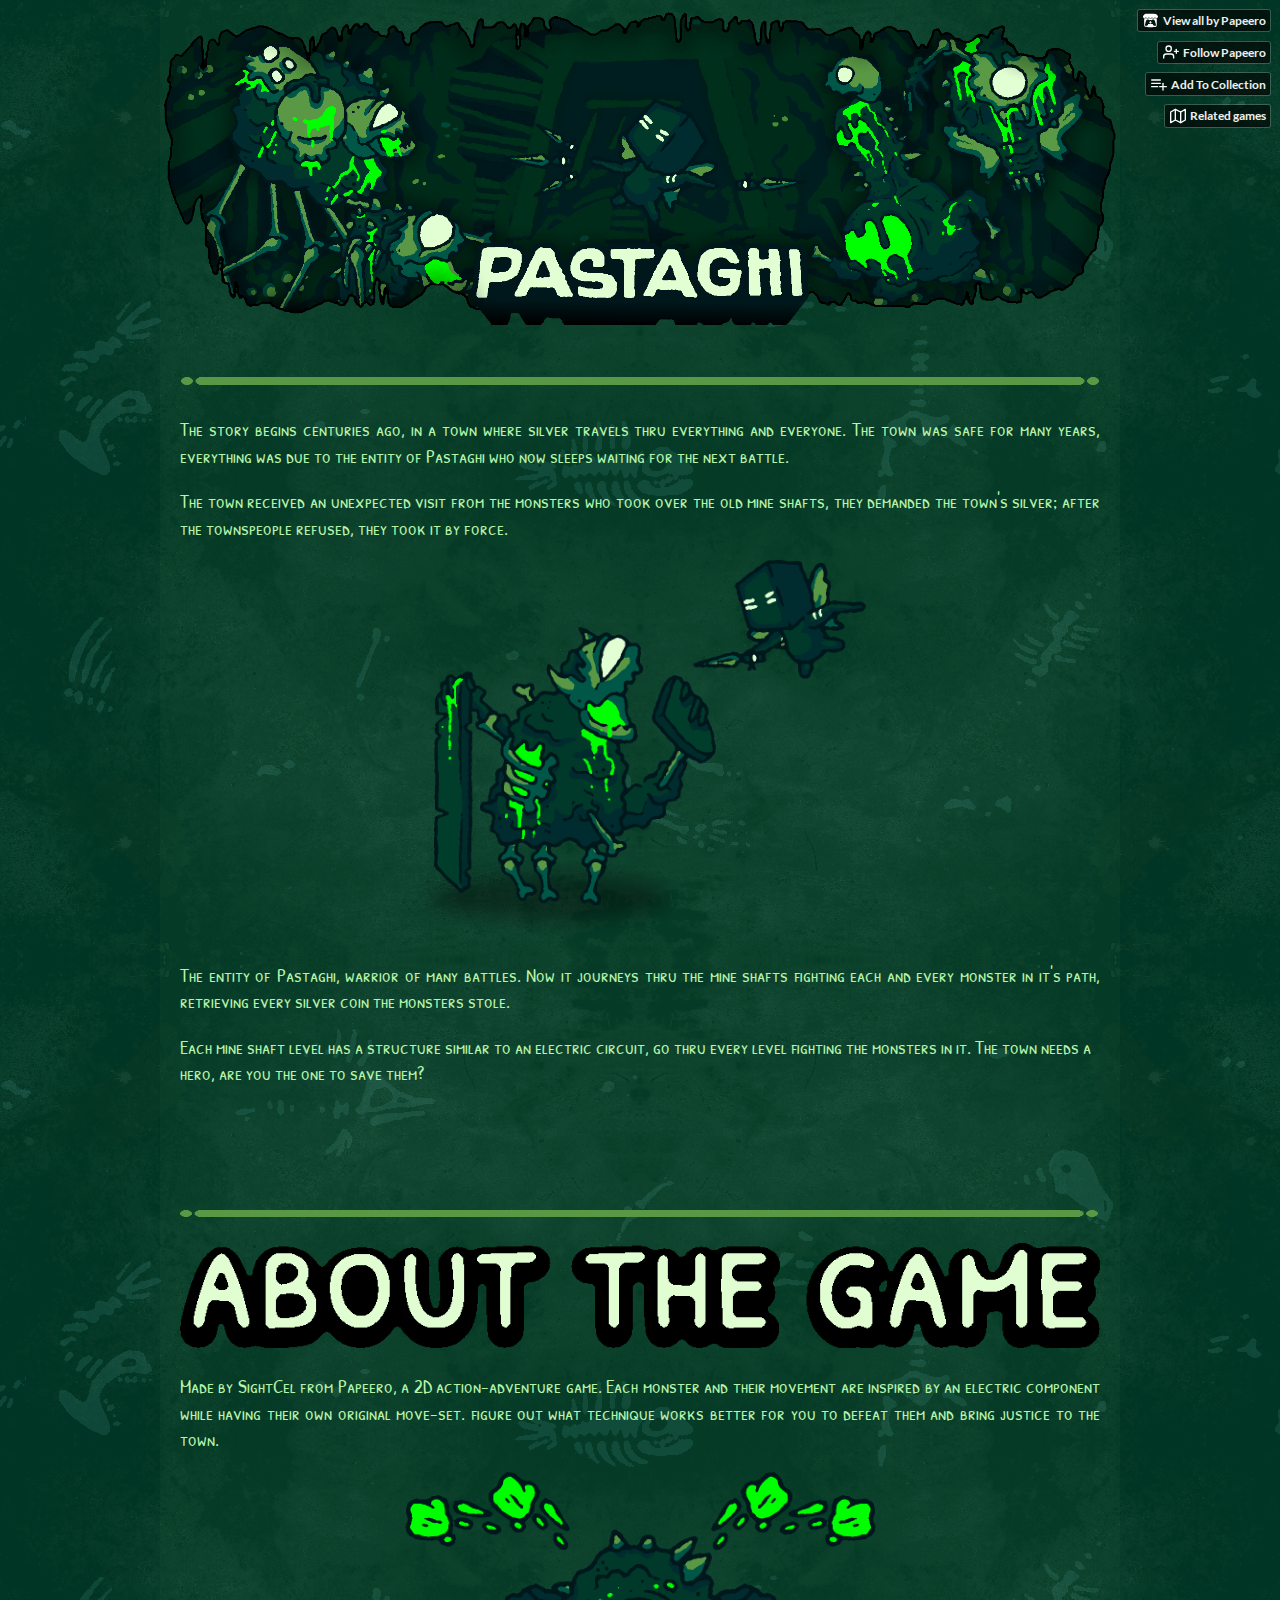
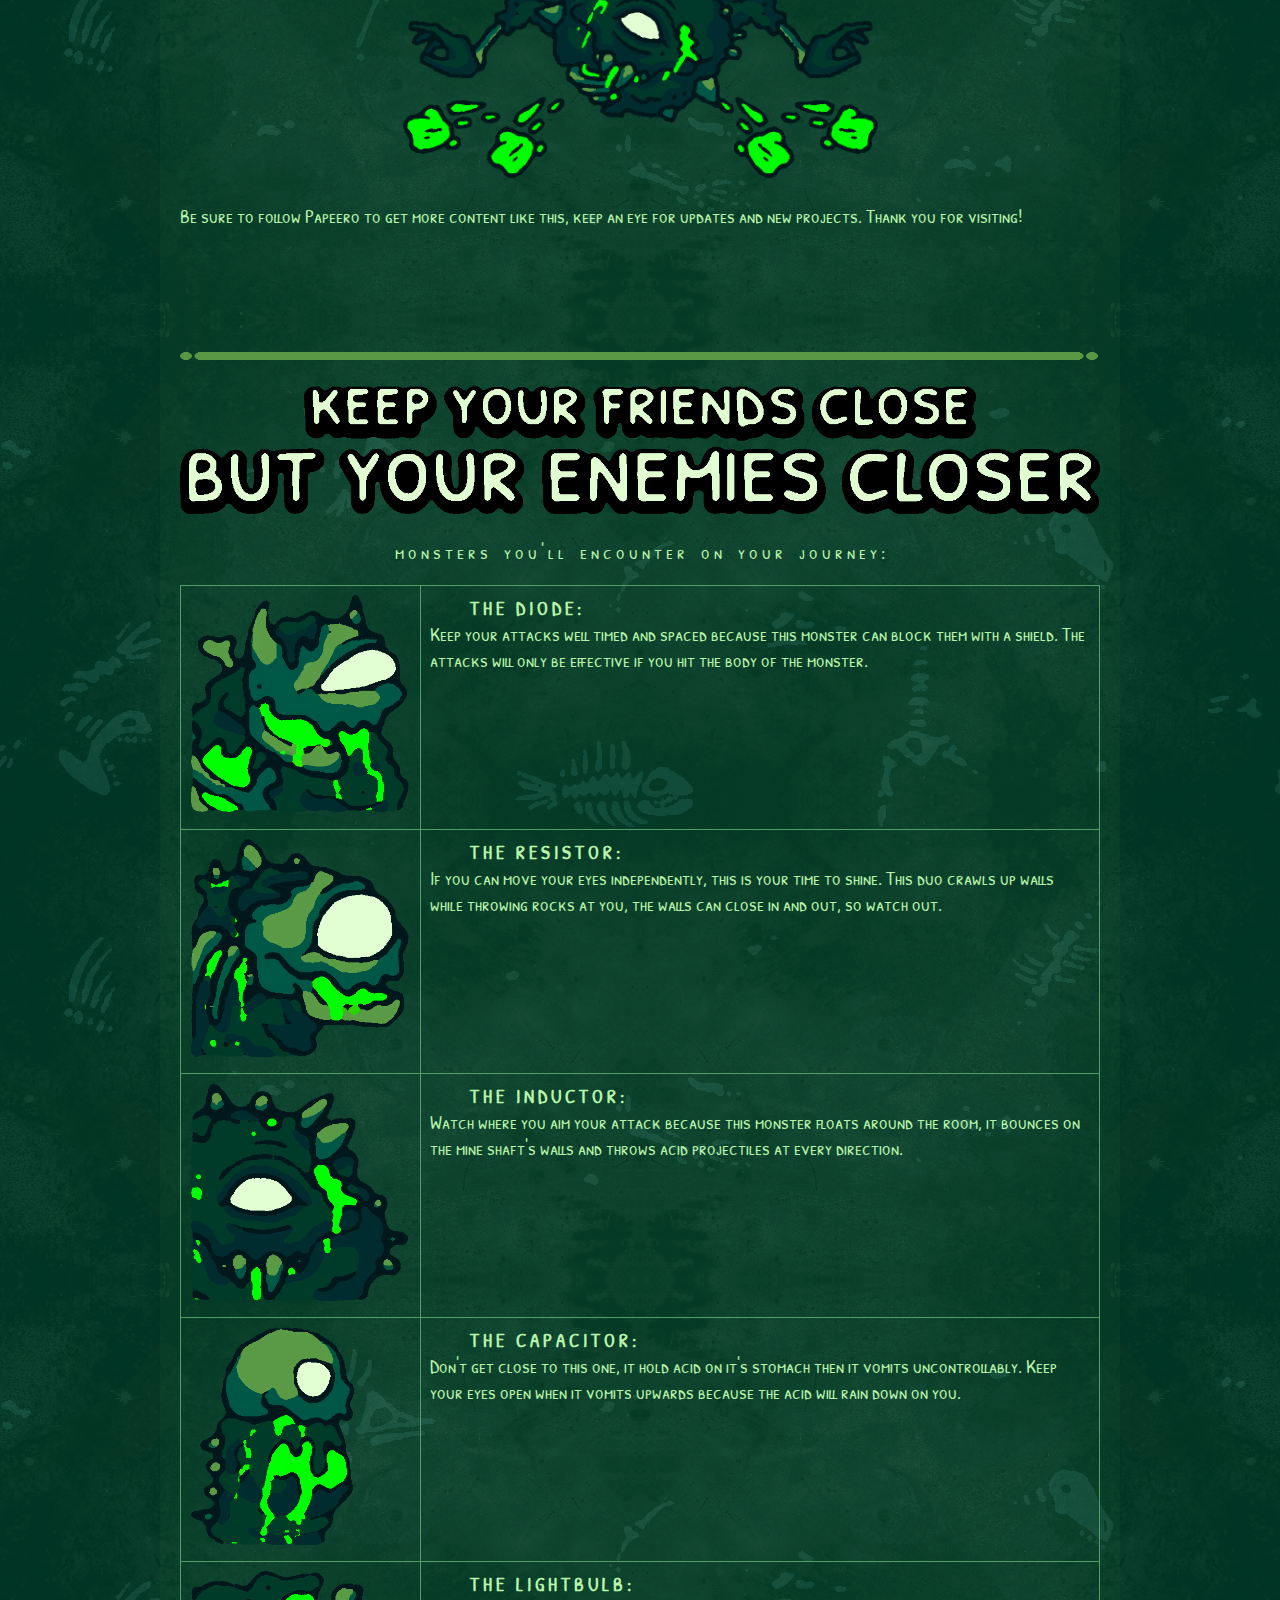
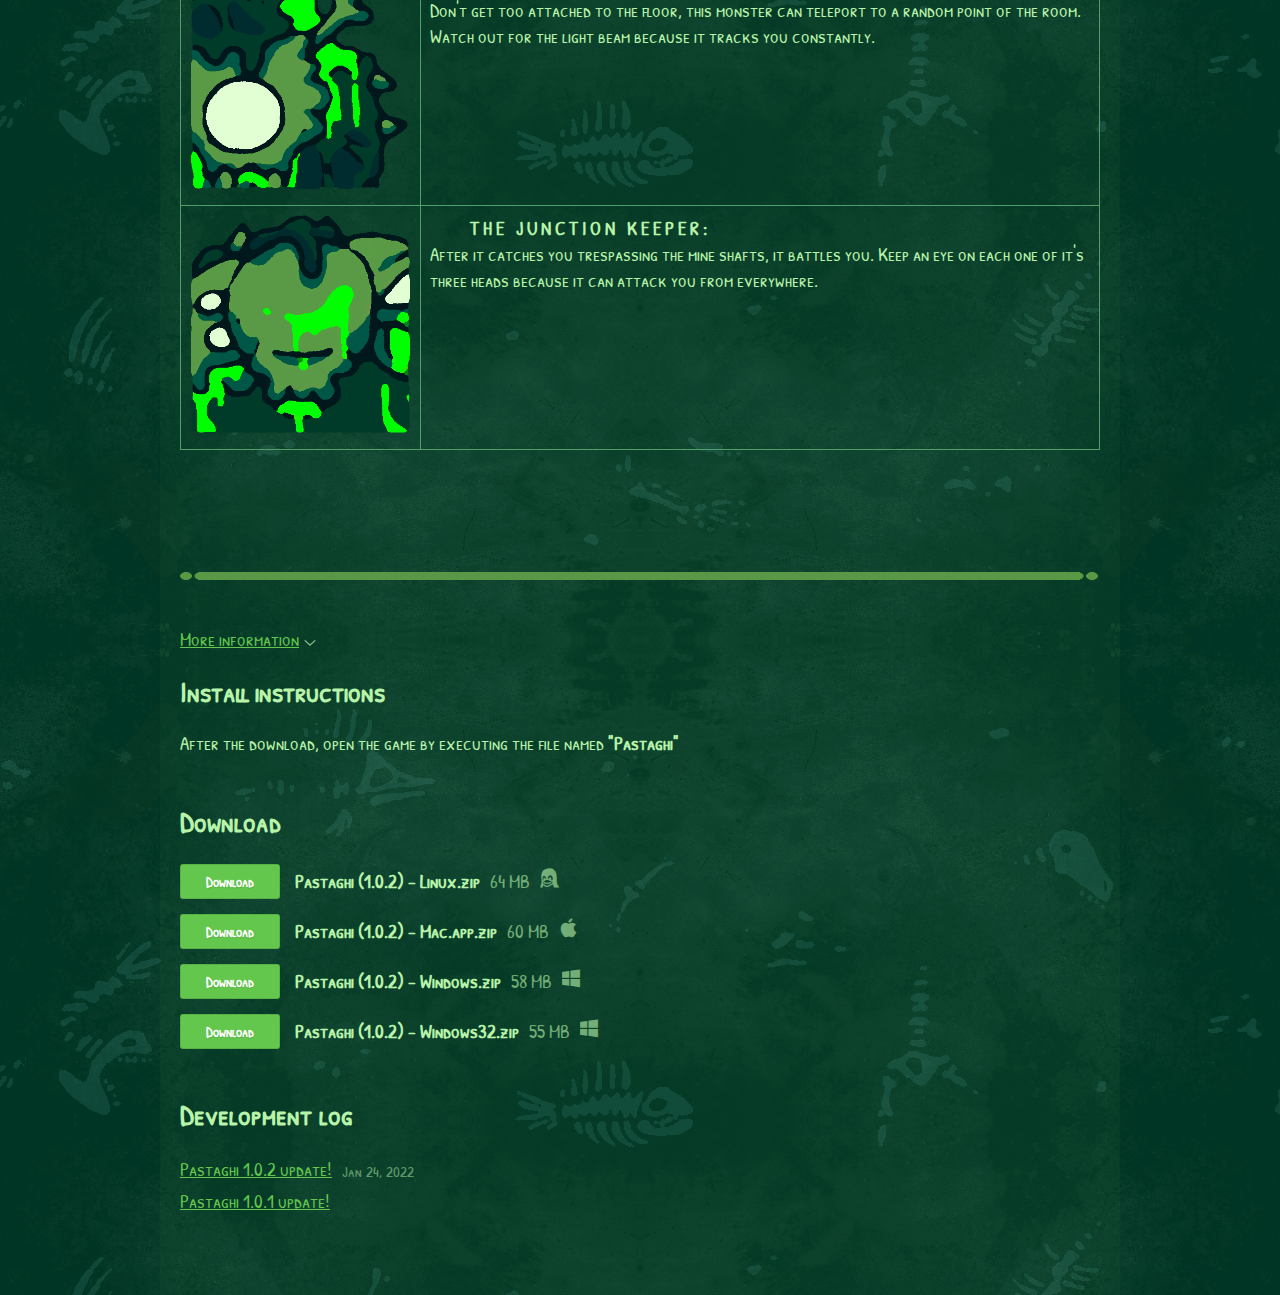
<file: index.html>
<!DOCTYPE HTML><html lang="en"><head>
	<meta http-equiv="Content-Type" content="text/html; charset=UTF-8"/>
<meta name="theme-color" content="#193d3f"/><meta content="aW1nLzc3MDY2OTMucG5n/original/GQkCTG.png" property="og:image"/><link href="aW1nLzc3MDY2OTEucG5n/32x32_/EYAaI0.png" rel="icon" type="image/png"/><meta content="itch.io" property="og:site_name"/><meta content="4503599627724030" property="twitter:account_id"/><meta content="Are you the one to save them?" property="og:description"/><meta name="description" content="Are you the one to save them?"/><meta name="viewport" content="width=device-width, initial-scale=1"/><meta name="itch:path" content="games/1322602"/><link title="Pastaghi Devlog" href="https://papeero.itch.io/pastaghi/devlog.rss" rel="alternate" type="application/rss+xml"/><meta name="twitter:site" content="@itchio"/><meta name="twitter:title" content="Pastaghi by Papeero"/><meta name="twitter:description" content="Are you the one to save them? Available for Windows, macOS, Linux"/><meta name="twitter:card" content="summary_large_image"/><meta content="aW1nLzc3MDY2OTMucG5n/original/GQkCTG.png" property="twitter:image"/><meta name="twitter:url" content="https://papeero.itch.io/pastaghi"/><script type="application/ld+json">{"itemListElement":[{"item":{"@id":"https:\/\/itch.io\/games","name":"Games"},"position":1,"@type":"ListItem"},{"item":{"@id":"https:\/\/itch.io\/games\/featured","name":"Featured"},"position":2,"@type":"ListItem"},{"item":{"@id":"https:\/\/itch.io\/games\/genre-action","name":"Action"},"position":3,"@type":"ListItem"},{"item":{"@id":"https:\/\/itch.io\/games\/featured\/free","name":"Free"},"position":4,"@type":"ListItem"}],"@type":"BreadcrumbList","@context":"http:\/\/schema.org"}</script><script type="application/ld+json">{"@context":"http:\/\/schema.org\/","@type":"Product","name":"Pastaghi","description":"Are you the one to save them?","aggregateRating":{"@type":"AggregateRating","ratingValue":"4.6","ratingCount":19}}</script><title>Pastaghi by Papeero</title><meta name="csrf_token" value="IkZwT3A0M2hYSjRNOHlEdSBVUiBCVVRUIFB0YVVMVjQ2NGpvVTdCYyI=.5/uw1UQSQgXgqiu8WUsBF6f4PTM=" /><link rel="stylesheet" href="static_subdomain/game.css"/><script type="text/javascript">window.itchio_translations_url = 'https://static.itch.io/translations';</script><script type="text/javascript" src="static_subdomain/lib.js"></script><script type="text/javascript" src="static_subdomain/bundle.min.js"></script><script type="text/javascript" src="static_subdomain/lib/jquery.maskMoney.js"></script><script data-src="https://static.itch.io/react.min.js?1661098773" id="lib_react_src"></script><script type="text/javascript" src="static_subdomain/game.min.js"></script><script type="text/javascript">I.current_user = null;I.subdomain = true;</script><script type="text/javascript">if (!window.location.hostname.match(/localhost/)) {        (function(i,s,o,g,r,a,m){i['GoogleAnalyticsObject']=r;i[r]=i[r]||function(){
        (i[r].q=i[r].q||[]).push(arguments)},i[r].l=1*new Date();a=s.createElement(o),
        m=s.getElementsByTagName(o)[0];a.async=1;a.src=g;m.parentNode.insertBefore(a,m)
        })(window,document,'script','//www.google-analytics.com/analytics.js','ga');
        ga("create", {"cookieDomain":"auto","trackingId":"UA-136625-6"})
        ga("set", 'anonymizeIp', true);
        ga("send", "pageview");
        ga("require", "ecommerce");
      }</script><style type="text/css" id="game_theme">:root{--itchio_ui_bg: #2d3535;--itchio_ui_bg_dark: #272e2f}.wrapper{--itchio_font_family: 'Patrick Hand SC';--itchio_bg_color: #193d3f;--itchio_bg2_color: rgba(50, 115, 69, 0.1);--itchio_bg2_sub: #428355;--itchio_text_color: #b7f4a9;--itchio_link_color: #63c64d;--itchio_border_color: #529e68;--itchio_button_color: #63c64d;--itchio_button_fg_color: #ffffff;--itchio_button_shadow_color: #4bae35;background-color:#193d3f;/*! */ background-image: url(aW1nLzc2OTE2NTYucG5n/original/MA65Ob.png);;background-repeat: repeat;background-position: 50% 0; /* */}.inner_column{color:#b7f4a9;font-family:'Patrick Hand SC',Lato,LatoExtended,sans-serif;background-color:rgba(50, 115, 69, 0.1)}.inner_column ::selection{color:#ffffff;background:#63c64d}.inner_column ::-moz-selection{color:#ffffff;background:#63c64d}.inner_column h1,.inner_column h2,.inner_column h3,.inner_column h4,.inner_column h5,.inner_column h6{font-family:inherit;font-weight:bold;color:inherit}.inner_column a,.inner_column .footer a{color:#63c64d}.inner_column .button,.inner_column .button:hover,.inner_column .button:active{background-color:#63c64d;color:#ffffff;text-shadow:0 1px 0px #4bae35}.inner_column hr{background-color:#529e68}.inner_column table{border-color:#529e68}.inner_column .redactor-box .redactor-toolbar li a{color:#63c64d}.inner_column .redactor-box .redactor-toolbar li a:hover,.inner_column .redactor-box .redactor-toolbar li a:active,.inner_column .redactor-box .redactor-toolbar li a.redactor-act{background-color:#63c64d !important;color:#ffffff !important;text-shadow:0 1px 0px #4bae35 !important}.inner_column .redactor-box .redactor-toolbar .re-button-tooltip{text-shadow:none}.game_frame{background:#428355;/*! */  /* */}.game_frame .embed_info{background-color:rgba(50, 115, 69, 0.85)}.game_loading .loader_bar .loader_bar_slider{background-color:#63c64d}.view_game_page .reward_row,.view_game_page .bundle_row{border-color:#428355 !important}.view_game_page .game_info_panel_widget{background:rgba(66, 131, 85, 0.1)}.view_game_page .star_value .star_fill{color:#63c64d}.view_game_page .rewards .quantity_input{background:rgba(66, 131, 85, 0.1);border-color:rgba(183, 244, 169, 0.5);color:#b7f4a9}.view_game_page .right_col{display:block}.game_devlog_page li .meta_row .post_likes{border-color:#428355}.game_devlog_post_page .post_like_button{box-shadow:inset 0 0 0 1px #529e68}.game_comments_widget .community_post .post_footer a,.game_comments_widget .community_post .post_footer .vote_btn,.game_comments_widget .community_post .post_header .post_date a,.game_comments_widget .community_post .post_header .edit_message{color:rgba(183, 244, 169, 0.5)}.game_comments_widget .community_post .reveal_full_post_btn{background:linear-gradient(to bottom, transparent, #327345 50%, #327345);color:#63c64d}.game_comments_widget .community_post .post_votes{border-color:rgba(183, 244, 169, 0.2)}.game_comments_widget .community_post .post_votes .vote_btn:hover{background:rgba(183, 244, 169, 0.05)}.game_comments_widget .community_post .post_footer .vote_btn{border-color:rgba(183, 244, 169, 0.5)}.game_comments_widget .community_post .post_footer .vote_btn span{color:inherit}.game_comments_widget .community_post .post_footer .vote_btn:hover,.game_comments_widget .community_post .post_footer .vote_btn.voted{background-color:#63c64d;color:#ffffff;text-shadow:0 1px 0px #4bae35;border-color:#63c64d}.game_comments_widget .form .redactor-box,.game_comments_widget .form .click_input,.game_comments_widget .form .forms_markdown_input_widget{border-color:rgba(183, 244, 169, 0.5);background:transparent}.game_comments_widget .form .redactor-layer,.game_comments_widget .form .redactor-toolbar,.game_comments_widget .form .click_input,.game_comments_widget .form .forms_markdown_input_widget{background:rgba(66, 131, 85, 0.1)}.game_comments_widget .form .forms_markdown_input_widget .markdown_toolbar button{color:inherit;opacity:0.6}.game_comments_widget .form .forms_markdown_input_widget .markdown_toolbar button:hover,.game_comments_widget .form .forms_markdown_input_widget .markdown_toolbar button:active{opacity:1;background-color:#63c64d !important;color:#ffffff !important;text-shadow:0 1px 0px #4bae35 !important}.game_comments_widget .form .forms_markdown_input_widget .markdown_toolbar,.game_comments_widget .form .forms_markdown_input_widget li{border-color:rgba(183, 244, 169, 0.5)}.game_comments_widget .form textarea{border-color:rgba(183, 244, 169, 0.5);background:rgba(66, 131, 85, 0.1);color:inherit}.game_comments_widget .form .redactor-toolbar{border-color:rgba(183, 244, 169, 0.5)}.game_comments_widget .hint{color:rgba(183, 244, 169, 0.5)}.game_community_preview_widget .community_topic_row .topic_tag{background-color:#428355}.footer .svgicon,.view_game_page .more_information_toggle .svgicon{fill:#b7f4a9 !important}
</style><link href="//fonts.googleapis.com/css?family=Patrick%20Hand%20SC%3A400%2C400italic%2C700%2C700italic" rel="stylesheet" type="text/css"/></head><body data-page_name="view_game" class="locale_en game_layout no_theme_toggle responsive" data-host="itch.io"><ul class="user_tools hidden" id="user_tools"><li><a class="action_btn view_more" href="index.html"><svg height="16" version="1.1" role="img" class="svgicon icon_itchio_new" viewBox="0 0 262.728 235.452" aria-hidden width="18"><path d="M31.99 1.365C21.287 7.72.2 31.945 0 38.298v10.516C0 62.144 12.46 73.86 23.773 73.86c13.584 0 24.902-11.258 24.903-24.62 0 13.362 10.93 24.62 24.515 24.62 13.586 0 24.165-11.258 24.165-24.62 0 13.362 11.622 24.62 25.207 24.62h.246c13.586 0 25.208-11.258 25.208-24.62 0 13.362 10.58 24.62 24.164 24.62 13.585 0 24.515-11.258 24.515-24.62 0 13.362 11.32 24.62 24.903 24.62 11.313 0 23.773-11.714 23.773-25.046V38.298c-.2-6.354-21.287-30.58-31.988-36.933C180.118.197 157.056-.005 122.685 0c-34.37.003-81.228.54-90.697 1.365zm65.194 66.217a28.025 28.025 0 0 1-4.78 6.155c-5.128 5.014-12.157 8.122-19.906 8.122a28.482 28.482 0 0 1-19.948-8.126c-1.858-1.82-3.27-3.766-4.563-6.032l-.006.004c-1.292 2.27-3.092 4.215-4.954 6.037a28.5 28.5 0 0 1-19.948 8.12c-.934 0-1.906-.258-2.692-.528-1.092 11.372-1.553 22.24-1.716 30.164l-.002.045c-.02 4.024-.04 7.333-.06 11.93.21 23.86-2.363 77.334 10.52 90.473 19.964 4.655 56.7 6.775 93.555 6.788h.006c36.854-.013 73.59-2.133 93.554-6.788 12.883-13.14 10.31-66.614 10.52-90.474-.022-4.596-.04-7.905-.06-11.93l-.003-.045c-.162-7.926-.623-18.793-1.715-30.165-.786.27-1.757.528-2.692.528a28.5 28.5 0 0 1-19.948-8.12c-1.862-1.822-3.662-3.766-4.955-6.037l-.006-.004c-1.294 2.266-2.705 4.213-4.563 6.032a28.48 28.48 0 0 1-19.947 8.125c-7.748 0-14.778-3.11-19.906-8.123a28.025 28.025 0 0 1-4.78-6.155 27.99 27.99 0 0 1-4.736 6.155 28.49 28.49 0 0 1-19.95 8.124c-.27 0-.54-.012-.81-.02h-.007c-.27.008-.54.02-.813.02a28.49 28.49 0 0 1-19.95-8.123 27.992 27.992 0 0 1-4.736-6.155zm-20.486 26.49l-.002.01h.015c8.113.017 15.32 0 24.25 9.746 7.028-.737 14.372-1.105 21.722-1.094h.006c7.35-.01 14.694.357 21.723 1.094 8.93-9.747 16.137-9.73 24.25-9.746h.014l-.002-.01c3.833 0 19.166 0 29.85 30.007L210 165.244c8.504 30.624-2.723 31.373-16.727 31.4-20.768-.773-32.267-15.855-32.267-30.935-11.496 1.884-24.907 2.826-38.318 2.827h-.006c-13.412 0-26.823-.943-38.318-2.827 0 15.08-11.5 30.162-32.267 30.935-14.004-.027-25.23-.775-16.726-31.4L46.85 124.08c10.684-30.007 26.017-30.007 29.85-30.007zm45.985 23.582v.006c-.02.02-21.863 20.08-25.79 27.215l14.304-.573v12.474c0 .584 5.74.346 11.486.08h.006c5.744.266 11.485.504 11.485-.08v-12.474l14.304.573c-3.928-7.135-25.79-27.215-25.79-27.215v-.006l-.003.002z"/></svg><span class="full_label">View all by Papeero</span><span class="mobile_label">Papeero</span></a></li><li><a data-user_id="2450782" href="https://itch.io/login?return_to=https%3A%2F%2Fpapeero.itch.io%2Fpastaghi&amp;intent=follow_user" data-unfollow_url="https://papeero.itch.io/-/unfollow?source=game" class="follow_user_btn action_btn" data-register_action="follow_user" data-follow_url="https://papeero.itch.io/-/follow?source=game"><svg height="18" aria-hidden stroke-linecap="round" stroke-linejoin="round" fill="none" version="1.1" stroke-width="2" role="img" class="svgicon icon_user_plus on_follow" viewBox="0 0 24 24" stroke="currentColor" width="18"><path d="M16 21v-2a4 4 0 0 0-4-4H5a4 4 0 0 0-4 4v2"></path><circle cx="8.5" cy="7" r="4"></circle><line x1="20" y1="8" x2="20" y2="14"></line><line x1="23" y1="11" x2="17" y2="11"></line></svg><svg height="18" aria-hidden stroke-linecap="round" stroke-linejoin="round" fill="none" version="1.1" stroke-width="2" role="img" class="svgicon icon_user_check on_unfollow" viewBox="0 0 24 24" stroke="currentColor" width="18"><path d="M16 21v-2a4 4 0 0 0-4-4H5a4 4 0 0 0-4 4v2"></path><circle cx="8.5" cy="7" r="4"></circle><polyline points="17 11 19 13 23 9"></polyline></svg><span class="on_follow"><span class="full_label">Follow Papeero</span><span class="mobile_label">Follow</span></span><span class="on_unfollow"><span class="full_label">Following Papeero</span><span class="mobile_label">Following</span></span></a></li><li><a class="action_btn add_to_collection_btn" href="https://itch.io/login?return_to=https%3A%2F%2Fpapeero.itch.io%2Fpastaghi&amp;intent=add_to_collection"><svg height="18" aria-hidden stroke-linecap="round" stroke-linejoin="round" fill="none" version="1.1" stroke-width="2" role="img" class="svgicon icon_collection_add2" viewBox="0 0 24 24" stroke="currentColor" width="18"><path d="M 1,6 H 14" /><path d="M 1,11 H 14" /><path d="m 1,16 h 9" /><path d="M 18,11 V 21" /><path d="M 13,16 H 23" /></svg><span class="full_label">Add To Collection</span><span class="mobile_label">Collection</span></a></li><li class="community_link"><a class="action_btn" href="index.html#comments"><svg height="18" aria-hidden stroke-linecap="round" stroke-linejoin="round" fill="none" version="1.1" stroke-width="2" role="img" class="svgicon icon_comment" viewBox="0 0 24 24" stroke="currentColor" width="18"><path d="M21 15a2 2 0 0 1-2 2H7l-4 4V5a2 2 0 0 1 2-2h14a2 2 0 0 1 2 2z" /></svg>Comments</a></li><li class="devlog_link"><a class="action_btn" href="pastaghi/devlog.html"><svg height="18" aria-hidden stroke-linecap="round" stroke-linejoin="round" fill="none" version="1.1" stroke-width="2" role="img" class="svgicon icon_news" viewBox="0 0 24 24" stroke="currentColor" width="18"><rect x="1" y="3" width="22" height="18" rx="2" ry="2"></rect><line x1="6" y1="8" x2="18" y2="8"></line><line x1="6" y1="12" x2="18" y2="12"></line><line x1="6" y1="16" x2="18" y2="16"></line></svg>Devlog</a></li><li><a class="action_btn related_games_btn" data-label="related_btn" href="https://itch.io/games-like/1322602/pastaghi"><svg height="18" aria-hidden stroke-linecap="round" stroke-linejoin="round" fill="none" version="1.1" stroke-width="2" role="img" class="svgicon icon_map" viewBox="0 0 24 24" stroke="currentColor" width="18"><polygon points="1 6 1 22 8 18 16 22 23 18 23 2 16 6 8 2 1 6"></polygon><line x1="8" y1="2" x2="8" y2="18"></line><line x1="16" y1="6" x2="16" y2="22"></line></svg><span class="full_label">Related games</span><span class="mobile_label">Related</span></a></li></ul><script type="text/javascript">new I.GameUserTools('#user_tools')</script><div class="main wrapper" id="wrapper"><div class="inner_column size_very_large family_patrick-hand-sc" id="inner_column"><div class="header has_image align_center" id="header"><img alt="Pastaghi" src="aW1nLzc2OTA5MjIucG5n/original/uOYnpx.png"/><h1 class="game_title" itemprop="name">Pastaghi</h1></div><div class="view_game_page page_widget direct_download" id="view_game_page_46528"><div class="header_buy_row"><p>A downloadable game for Windows, macOS, and Linux</p></div><div class="columns"><div class="left_col column"><div class="formatted_description user_formatted"><h1 class="text-center"><img src="aW1nLzc2OTE5OTgucG5n/original/mnFJnr.png" style="color: inherit; font-size: inherit" loading="lazy"></h1>
<p class="text-justify">The story begins centuries ago, in a town where silver travels thru everything and everyone. The town was safe for many years, everything was due to the entity of Pastaghi who now sleeps waiting for the next battle.</p>
<p class="text-justify">The town received an unexpected visit from the monsters who took over the old mine shafts, they demanded the town&#x27;s silver; after the townspeople refused, they took it by force.<br></p>
<p><img src="aW1nLzc2OTE3MzIucG5n/original/W/Bfma.png" loading="lazy"><br></p>
<p class="text-justify">The entity of Pastaghi, warrior of many battles. Now it journeys thru the mine shafts fighting each and every monster in it&#x27;s path, retrieving every silver coin the monsters stole.</p>
<p>Each mine shaft level has a structure similar to an electric circuit, go thru every level fighting the monsters in it. The town needs a hero, are you the one to save them?</p>
<p><br></p>
<p><br></p>
<p><img src="aW1nLzc2OTE5OTkucG5n/original/XALodr.png" loading="lazy"><br></p>
<figure><img src="aW1nLzc2OTA5OTUucG5n/original/TV8Nq3.png" style="color: inherit; font-size: inherit" loading="lazy"><br></figure>
<p class="text-justify">Made by SightCel from Papeero, a 2D action-adventure game. Each monster and their movement are inspired by an electric component while having their&nbsp;own original move-set. figure out what technique works better for you to defeat them and bring justice to the town.<br></p>
<p><img src="aW1nLzc2OTE3MzMucG5n/original/AFGPK5.png" loading="lazy"><br></p>
<p class="text-justify">Be sure to follow Papeero to get more content like this, keep an eye for updates and new projects. Thank you for visiting!<br></p>
<p><br></p>
<p><br></p>
<p><img src="aW1nLzc2OTIwMDEucG5n/original/71v3Ch.png" loading="lazy"><br></p>
<figure><img src="aW1nLzc2OTExNjYucG5n/original/s1nNHy.png" style="color: inherit; font-size: inherit" loading="lazy"><br></figure>
<p class="text-center">m o n s t e r s&nbsp; &nbsp; y o u &#x27; l l&nbsp; &nbsp; e n c o u n t e r&nbsp; &nbsp; o n&nbsp; &nbsp; y o u r&nbsp; &nbsp; j o u r n e y :</p>
<table><tbody><tr><td><img src="aW1nLzc2OTExNDEucG5n/original/NtHdPW.png" loading="lazy"><br></td><td><strong>&nbsp; &nbsp; &nbsp; &nbsp; &nbsp;&nbsp;T H E&nbsp;&nbsp; D I O D E&nbsp;:</strong><br>Keep your attacks well timed and spaced because&nbsp;this monster can block them with a shield. The attacks will only be effective if you hit the body of the monster.</td></tr><tr><td><img src="aW1nLzc2OTExNDUucG5n/original/t3Yjft.png" loading="lazy"><br></td><td><strong>&nbsp; &nbsp; &nbsp; &nbsp; &nbsp; T H E&nbsp;&nbsp; R E S I S T O R :</strong><br>If you can move your eyes independently, this is your time to shine. This duo crawls up walls while throwing rocks at you, the walls can close in and out, so watch out.</td></tr><tr><td><img src="aW1nLzc2OTExNTAucG5n/original/8JzaUe.png" loading="lazy"><br></td><td><strong>&nbsp; &nbsp; &nbsp; &nbsp; &nbsp; T H E&nbsp;&nbsp; I N D U C T O R :</strong><br>Watch where you aim your attack because this monster floats around the room, it bounces on the mine shaft&#x27;s walls and throws acid projectiles at every direction.</td></tr><tr><td><img src="aW1nLzc2OTExNTkucG5n/original/NNljBf.png" loading="lazy"><br></td><td><strong>&nbsp; &nbsp; &nbsp; &nbsp; &nbsp; T H E&nbsp;&nbsp; C A P A C I T O R :</strong><br>Don&#x27;t get close to this one, it hold acid on it&#x27;s stomach then it vomits uncontrollably. Keep your eyes open when it vomits upwards because the acid will rain down on you.</td></tr><tr><td><img src="aW1nLzc2OTExNTIucG5n/original/i5r1CY.png" loading="lazy"><br></td><td><strong>&nbsp; &nbsp; &nbsp; &nbsp; &nbsp; T H E&nbsp;&nbsp; L I G H T B U L B&nbsp;:</strong><br>Don&#x27;t get too attached to the floor, this monster can teleport to a random point of the room. Watch out for the light beam because it tracks you constantly.</td></tr><tr><td><img src="aW1nLzc2OTExNTMucG5n/original/W9PDep.png" loading="lazy"><br></td><td><strong>&nbsp; &nbsp; &nbsp; &nbsp; &nbsp; T H E&nbsp;&nbsp; J U N C T I O N&nbsp;&nbsp; K E E P E R :</strong><br>After it catches you trespassing the mine shafts, it battles you. Keep an eye on each one of it&#x27;s three heads&nbsp;because it can attack you from everywhere.</td></tr></tbody></table>
<p><br></p>
<p><br></p>
<figure><img src="aW1nLzc2OTIwMDYucG5n/original/k1OZ/v.png" style="color: inherit; font-size: inherit" loading="lazy"><br></figure></div><div class="more_information_toggle"><div class="toggle_row"><a class="toggle_info_btn" href="javascript:void(0)">More information<svg height="6" version="1.1" role="img" class="svgicon icon_down_tick" viewBox="0 0 37 20" aria-hidden width="12"><path d="m2.0858 0c-1.1535 0-2.0858 0.86469-2.0858 1.9331 0 0.5139 0.21354 1.0183 0.38704 1.1881l18.113 16.879 18.112-16.879c0.174-0.1696 0.388-0.674 0.388-1.1879 0-1.0684-0.932-1.9331-2.086-1.9331-0.577 0-1.111 0.23008-1.49 0.57992l-14.924 13.894-14.925-13.893c-0.3777-0.34998-0.9134-0.581-1.4902-0.581z"/></svg></a></div><div class="info_panel_wrapper"><div class="game_info_panel_widget"><table><tbody><tr><td>Status</td><td><a href="https://itch.io/games/released">Released</a></td></tr><tr><td>Platforms</td><td><a href="https://itch.io/games/platform-windows">Windows</a>, <a href="https://itch.io/games/platform-osx">macOS</a>, <a href="https://itch.io/games/platform-linux">Linux</a></td></tr><tr><td>Rating</td><td><div itemscope itemtype="http://schema.org/AggregateRating" class="aggregate_rating" itemprop="aggregateRating" title="4.6"><div class="star_value" content="5.0" itemprop="ratingValue"><span class="screenreader_only">Rated 5.0 out of 5 stars</span><div class="star_fill" style="width: 100.00000%"><span class="star icon-star" aria-hidden="true"></span><span class="star icon-star" aria-hidden="true"></span><span class="star icon-star" aria-hidden="true"></span><span class="star icon-star" aria-hidden="true"></span><span class="star icon-star" aria-hidden="true"></span></div><div class="star_holes"><span class="star icon-star2" aria-hidden="true"></span><span class="star icon-star2" aria-hidden="true"></span><span class="star icon-star2" aria-hidden="true"></span><span class="star icon-star2" aria-hidden="true"></span><span class="star icon-star2" aria-hidden="true"></span></div></div><span class="rating_count" itemprop="ratingCount" content="19">(19)</span></div></td></tr><tr><td>Author</td><td><a href="index.html">Papeero</a></td></tr><tr><td>Genre</td><td><a href="https://itch.io/games/genre-action">Action</a>, <a href="https://itch.io/games/tag-fighting">Fighting</a></td></tr><tr><td>Made with</td><td><a href="https://itch.io/games/made-with-unity">Unity</a></td></tr><tr><td>Tags</td><td><a href="https://itch.io/games/tag-action-adventure">Action-Adventure</a>, <a href="https://itch.io/games/tag-dark">Dark</a>, <a href="https://itch.io/games/tag-difficult">Difficult</a>, <a href="https://itch.io/games/tag-monsters">Monsters</a>, <a href="https://itch.io/games/tag-papeero">papeero</a>, <a href="https://itch.io/games/tag-pixel-art">Pixel Art</a>, <a href="https://itch.io/games/tag-short">Short</a>, <a href="https://itch.io/games/tag-singleplayer">Singleplayer</a></td></tr><tr><td>Average session</td><td><a href="https://itch.io/games/duration-half-hour">About a half-hour</a></td></tr><tr><td>Languages</td><td><a href="https://itch.io/games/lang-en">English</a>, <a href="https://itch.io/games/lang-es-419">Spanish; Latin America</a></td></tr><tr><td>Inputs</td><td><a href="https://itch.io/games/input-keyboard">Keyboard</a>, <a href="https://itch.io/games/input-mouse">Mouse</a></td></tr><tr><td>Accessibility</td><td><a href="https://itch.io/games/accessibility-subtitles">Subtitles</a>, <a href="https://itch.io/games/accessibility-tutorial">Interactive tutorial</a></td></tr></tbody></table></div></div></div><div class="download_instructions formatted_description user_formatted"><h2 id="instructions">Install instructions</h2><p>After the download, open the game by executing the file named <strong>&quot;Pastaghi&quot;</strong></p></div><div class="uploads"><h2 id="download">Download</h2><div class="upload_list_widget"><div class="upload"><a class="button download_btn" href="javascript:void(0);" data-upload_id="5125401">Download</a><div class="info_column"><div class="upload_name"><strong class="name" title="Pastaghi (1.0.2) - Linux.zip">Pastaghi (1.0.2) - Linux.zip</strong> <span class="file_size"><span>64 MB</span></span> <span class="download_platforms"><span class="icon icon-tux" aria-hidden="true" title="Download for Linux"></span> </span></div></div></div><div class="upload"><a class="button download_btn" href="javascript:void(0);" data-upload_id="5125400">Download</a><div class="info_column"><div class="upload_name"><strong class="name" title="Pastaghi (1.0.2) - Mac.app.zip">Pastaghi (1.0.2) - Mac.app.zip</strong> <span class="file_size"><span>60 MB</span></span> <span class="download_platforms"><span class="icon icon-apple" aria-hidden="true" title="Download for macOS"></span> </span></div></div></div><div class="upload"><a class="button download_btn" href="javascript:void(0);" data-upload_id="5125402">Download</a><div class="info_column"><div class="upload_name"><strong class="name" title="Pastaghi (1.0.2) - Windows.zip">Pastaghi (1.0.2) - Windows.zip</strong> <span class="file_size"><span>58 MB</span></span> <span class="download_platforms"><span class="icon icon-windows8" aria-hidden="true" title="Download for Windows"></span> </span></div></div></div><div class="upload"><a class="button download_btn" href="javascript:void(0);" data-upload_id="5125480">Download</a><div class="info_column"><div class="upload_name"><strong class="name" title="Pastaghi (1.0.2) - Windows32.zip">Pastaghi (1.0.2) - Windows32.zip</strong> <span class="file_size"><span>55 MB</span></span> <span class="download_platforms"><span class="icon icon-windows8" aria-hidden="true" title="Download for Windows"></span> </span></div></div></div></div></div><section class="game_devlog" id="devlog"><h2>Development log</h2><ul><li><a href="pastaghi/devlog/338446/pastaghi-102-update.html">Pastaghi 1.0.2 update!</a><div class="post_date"><abbr title="24 January 2022 @ 01:42"><span class="icon icon-stopwatch" aria-hidden="true"></span> Jan 24, 2022</abbr></div></li><li><a href="pastaghi/devlog/327506/pastaghi-101-update.html">Pastaghi 1.0.1 update!</a><div class="post_date"><abbr titl
</file>
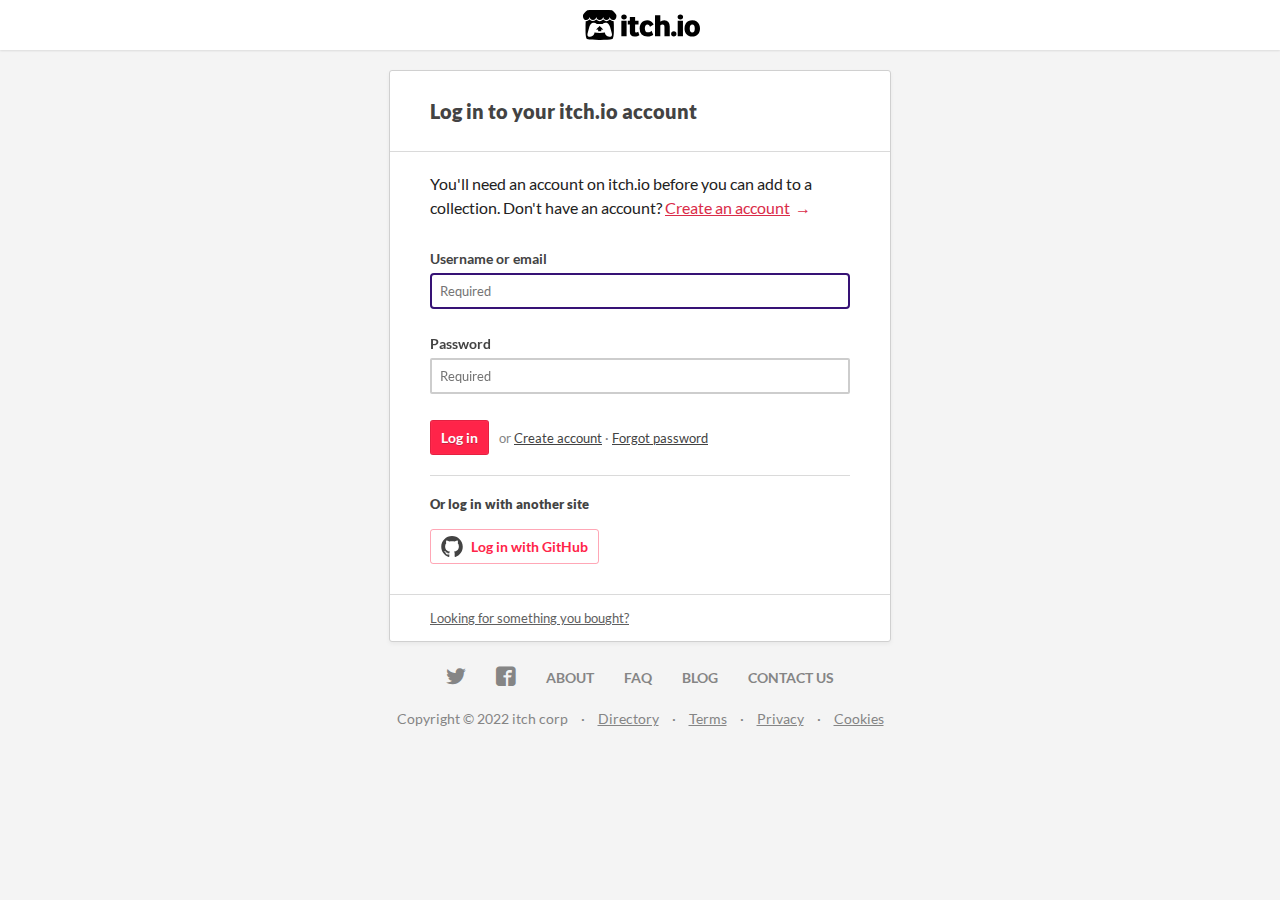
<file: pastaghi/add-to-collection.html>
<!DOCTYPE HTML><html lang="en"><head>
	<meta http-equiv="Content-Type" content="text/html; charset=UTF-8"/>
<meta name="msvalidate.01" content="3BB4D18369B9C21326AF7A99FCCC5A09" /><meta property="fb:app_id" content="537395183072744" /><title>Log in - itch.io</title><meta name="csrf_token" value="IjI3TVk2aWFQQUp1cmV4VSBVUiBCVVRUIHQzRVRRejhnRktrb09hTSI=.4Ctr7ZDXN2px0lxFxRv5JGqdyZY=" /><meta property="og:title" content="Log in"/><meta property="og:site_name" content="itch.io"/><meta property="twitter:account_id" content="4503599627724030"/><link href="https://itch.io/login" rel="canonical"/><link href="../www_subdomain/static/manifest.json" rel="manifest"/><meta name="viewport" content="width=device-width, initial-scale=1"/><meta name="theme-color" content="#FA5C5C"/><link href="../static_subdomain/main.css" rel="stylesheet"/><script type="text/javascript">if (!window.location.hostname.match(/localhost/)) {        (function(i,s,o,g,r,a,m){i['GoogleAnalyticsObject']=r;i[r]=i[r]||function(){
        (i[r].q=i[r].q||[]).push(arguments)},i[r].l=1*new Date();a=s.createElement(o),
        m=s.getElementsByTagName(o)[0];a.async=1;a.src=g;m.parentNode.insertBefore(a,m)
        })(window,document,'script','//www.google-analytics.com/analytics.js','ga');
        ga("create", {"trackingId":"UA-136625-6","cookieDomain":"auto"})
        ga("set", 'anonymizeIp', true);
        ga("send", "pageview");
        ga("require", "ecommerce");
      }</script><script type="text/javascript">window.itchio_translations_url = 'https://static.itch.io/translations';</script><script type="text/javascript" src="../static_subdomain/lib.js"></script><script type="text/javascript" src="../static_subdomain/bundle.min.js"></script><script data-src="https://static.itch.io/react.min.js?1661098773" id="lib_react_src"></script><script type="text/javascript" src="../static_subdomain/intern.min.js"></script><script type="text/javascript">I.current_user = null;</script></head><body class="locale_en main_layout responsive" data-host="itch.io" data-page_name="user_login"><div class="header_widget minimal_header" id="header_widget_63334"><div class="primary_header"><h1 class="title" title="itch.io - indie game hosting marketplace"><a href="/" class="header_logo" data-label="logo" title="itch.io - indie game hosting marketplace"></a></h1><div class="header_buttons"><a href="/games" data-label="browse" class="header_button browse_btn">Browse Games</a><a href="/jams" data-label="jams" class="header_button jams_btn">Game Jams</a><a href="/developers" data-label="developers" class="header_button developers_btn"><span aria-hidden="true" class="icon icon-upload"></span>Upload Game</a><a href="/devlogs" data-label="devlogs" class="header_button devlogs_btn">Developer Logs</a><a href="/community" data-label="community.home" class="header_button community.home_btn">Community</a></div><form class="game_search" action="/search"><input type="text" class="search_input" placeholder="Search for games or creators" name="q" required="required"/><button class="submit_btn" aria-label="Search"><svg stroke="currentColor" aria-hidden height="18" stroke-linecap="round" fill="none" version="1.1" stroke-linejoin="round" stroke-width="3" class="svgicon icon_search" width="18" viewBox="0 0 24 24" role="img"><circle cx="11" cy="11" r="8"></circle><line x1="21" y1="21" x2="16.65" y2="16.65"></line></svg></button></form><div class="user_panel_widget"><a class="panel_button" data-register_action="header" data-label="log_in" href="/login">Log in</a><a class="panel_button register_button" data-register_action="header" data-label="register" href="/register">Register</a></div></div><div class="header_dropdown"><a href="/games/store">Indie game store</a><a href="/games/free">Free games</a><a href="/games/fun">Fun games</a><a href="/games/tag-horror">Horror games</a><div class="divider"></div><a href="/tools">Game development</a><a href="/game-assets">Assets</a><a href="/comics">Comics</a><div class="divider"></div><a href="/sales">Sales</a><a href="/bundles">Bundles</a><div class="divider"></div><a href="/jobs">Jobs</a><div class="divider"></div><a href="/tags">Tags</a></div></div><script type="text/javascript">I.page_header = new I.Header('#header_widget_63334');</script><div class="main"><div class="inner_column compressed_column"><div class="user_login_page page_widget" id="user_login_page_10695"><div class="stat_header_widget"><div class="text_container"><h2>Log in to your itch.io account</h2></div></div><div class="login_intent_widget"><p class="intent">You'll need an account on itch.io before you can add to a collection. Don't have an account? <a class="forward_link" href="/register?intent=add_to_collection&amp;return_to=https%3A%2F%2Fpapeero.itch.io%2Fpastaghi%2Fadd-to-collection">Create an account</a></p></div><div class="padded"><div class="login_form_widget"><form class="form" method="POST"><input type="hidden" name="csrf_token" value="IjI3TVk2aWFQQUp1cmV4VSBVUiBCVVRUIHQzRVRRejhnRktrb09hTSI=.4Ctr7ZDXN2px0lxFxRv5JGqdyZY=" /><input name="tz" type="hidden"/><div class="input_row"><label><div class="label">Username or email</div><input autofocus required="required" placeholder="Required" name="username" type="text"/></label></div><div class="input_row"><label><div class="label">Password</div><input required="required" placeholder="Required" name="password" type="password"/></label></div><div class="buttons"><button class="button">Log in</button><span class="line">or <a href="/register?return_to=https%3A%2F%2Fpapeero.itch.io%2Fpastaghi%2Fadd-to-collection">Create account</a> · <a href="/user/forgot-password">Forgot password</a></span></div></form><section class="more_login_types"><h4>Or log in with another site</h4><form class="form" method="POST" action="/login-with-github"><input type="hidden" name="csrf_token" value="IjI3TVk2aWFQQUp1cmV4VSBVUiBCVVRUIHQzRVRRejhnRktrb09hTSI=.4Ctr7ZDXN2px0lxFxRv5JGqdyZY=" /><button dir="auto" class="button outline github_login_btn"><svg version="1.1" aria-hidden height="21" class="svgicon icon_github" width="22" viewBox="0 0 256 250" role="img"><path d="M128.00106,0 C57.3172926,0 0,57.3066942 0,128.00106 C0,184.555281 36.6761997,232.535542 87.534937,249.460899 C93.9320223,250.645779 96.280588,246.684165 96.280588,243.303333 C96.280588,240.251045 96.1618878,230.167899 96.106777,219.472176 C60.4967585,227.215235 52.9826207,204.369712 52.9826207,204.369712 C47.1599584,189.574598 38.770408,185.640538 38.770408,185.640538 C27.1568785,177.696113 39.6458206,177.859325 39.6458206,177.859325 C52.4993419,178.762293 59.267365,191.04987 59.267365,191.04987 C70.6837675,210.618423 89.2115753,204.961093 96.5158685,201.690482 C97.6647155,193.417512 100.981959,187.77078 104.642583,184.574357 C76.211799,181.33766 46.324819,170.362144 46.324819,121.315702 C46.324819,107.340889 51.3250588,95.9223682 59.5132437,86.9583937 C58.1842268,83.7344152 53.8029229,70.715562 60.7532354,53.0843636 C60.7532354,53.0843636 71.5019501,49.6441813 95.9626412,66.2049595 C106.172967,63.368876 117.123047,61.9465949 128.00106,61.8978432 C138.879073,61.9465949 149.837632,63.368876 160.067033,66.2049595 C184.49805,49.6441813 195.231926,53.0843636 195.231926,53.0843636 C202.199197,70.715562 197.815773,83.7344152 196.486756,86.9583937 C204.694018,95.9223682 209.660343,107.340889 209.660343,121.315702 C209.660343,170.478725 179.716133,181.303747 151.213281,184.472614 C155.80443,188.444828 159.895342,196.234518 159.895342,208.176593 C159.895342,225.303317 159.746968,239.087361 159.746968,243.303333 C159.746968,246.709601 162.05102,250.70089 168.53925,249.443941 C219.370432,232.499507 256,184.536204 256,128.00106 C256,57.3066942 198.691187,0 128.00106,0 Z M47.9405593,182.340212 C47.6586465,182.976105 46.6581745,183.166873 45.7467277,182.730227 C44.8183235,182.312656 44.2968914,181.445722 44.5978808,180.80771 C44.8734344,180.152739 45.876026,179.97045 46.8023103,180.409216 C47.7328342,180.826786 48.2627451,181.702199 47.9405593,182.340212 Z M54.2367892,187.958254 C53.6263318,188.524199 52.4329723,188.261363 51.6232682,187.366874 C50.7860088,186.474504 50.6291553,185.281144 51.2480912,184.70672 C51.8776254,184.140775 53.0349512,184.405731 53.8743302,185.298101 C54.7115892,186.201069 54.8748019,187.38595 54.2367892,187.958254 Z M58.5562413,195.146347 C57.7719732,195.691096 56.4895886,195.180261 55.6968417,194.042013 C54.9125733,192.903764 54.9125733,191.538713 55.713799,190.991845 C56.5086651,190.444977 57.7719732,190.936735 58.5753181,192.066505 C59.3574669,193.22383 59.3574669,194.58888 58.5562413,195.146347 Z M65.8613592,203.471174 C65.1597571,204.244846 63.6654083,204.03712 62.5716717,202.981538 C61.4524999,201.94927 61.1409122,200.484596 61.8446341,199.710926 C62.5547146,198.935137 64.0575422,199.15346 65.1597571,200.200564 C66.2704506,201.230712 66.6095936,202.705984 65.8613592,203.471174 Z M75.3025151,206.281542 C74.9930474,207.284134 73.553809,207.739857 72.1039724,207.313809 C70.6562556,206.875043 69.7087748,205.700761 70.0012857,204.687571 C70.302275,203.678621 71.7478721,203.20382 73.2083069,203.659543 C74.6539041,204.09619 75.6035048,205.261994 75.3025151,206.281542 Z M86.046947,207.473627 C86.0829806,208.529209 84.8535871,209.404622 83.3316829,209.4237 C81.8013,209.457614 80.563428,208.603398 80.5464708,207.564772 C80.5464708,206.498591 81.7483088,205.631657 83.2786917,205.606221 C84.8005962,205.576546 86.046947,206.424403 86.046947,207.473627 Z M96.6021471,207.069023 C96.7844366,208.099171 95.7267341,209.156872 94.215428,209.438785 C92.7295577,209.710099 91.3539086,209.074206 91.1652603,208.052538 C90.9808515,206.996955 92.0576306,205.939253 93.5413813,205.66582 C95.054807,205.402984 96.4092596,206.021919 96.6021471,207.069023 Z"></path></svg>Log in with GitHub</button></form></section></div></div><div class="login_footer"><a href="/docs/buying/already-bought" target="_blank" data-action="footer" data-label="already_bought">Looking for something you bought?</a></div></div><script type="text/javascript">new I.UserLogin('#user_login_page_10695')</script></div></div><div class="footer"><div class="primary"><div class="social"><a href="https://twitter.com/itchio"><span aria-hidden="true" class="icon icon-twitter"></span><span class="screenreader_only">itch.io on Twitter</span></a><a href="https://facebook.com/itchiogames"><span aria-hidden="true" class="icon icon-facebook"></span><span class="screenreader_only">itch.io on Facebook</span></a></div><a href="/docs/general/about">About</a><a href="/docs/general/faq">FAQ</a><a href="/blog">Blog</a><a href="/support">Contact us</a></div><div class="secondary"><span class="copyright">Copyright © 2022 itch corp</span><span class="spacer"> · </span><a href="/directory">Directory</a><span class="spacer"> · </span><a href="/docs/legal/terms" rel="nofollow">Terms</a><span class="spacer"> · </span><a href="/docs/legal/privacy-policy" rel="nofollow">Privacy</a><span class="spacer"> · </span><a href="/docs/legal/cookie-policy" rel="nofollow">Cookies</a></div></div><script id="loading_lightbox_tpl" type="text/template"><div aria-live="polite" class="lightbox loading_lightbox"><div class="loader_outer"><div class="loader_label">Loading</div><div class="loader_bar"><div class="loader_bar_slider"></div></div></div></div></script><script type="text/javascript">I.setup_page();</script></body></html>
</file>
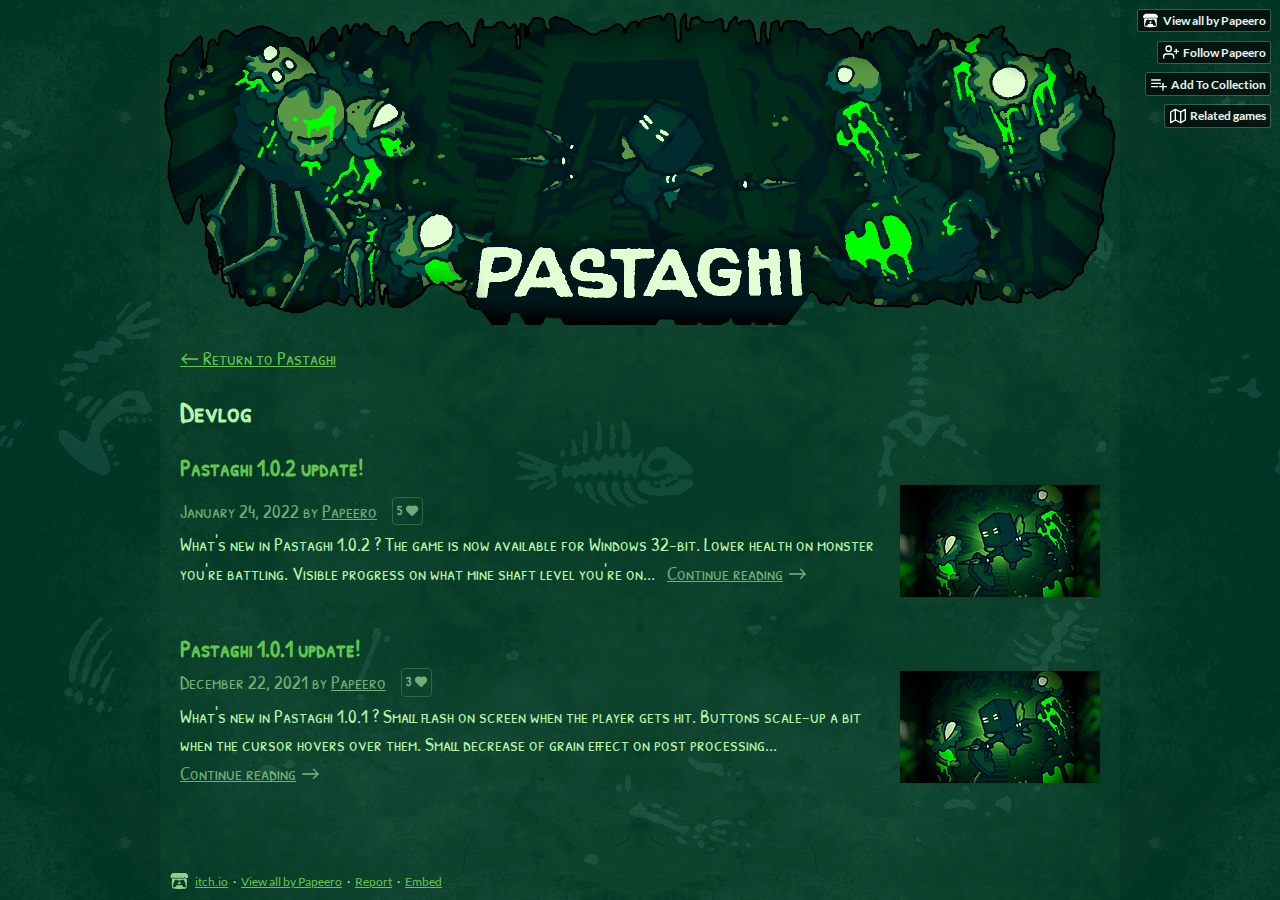
<file: pastaghi/devlog.html>
<!DOCTYPE HTML><html lang="en"><head>
	<meta http-equiv="Content-Type" content="text/html; charset=UTF-8"/>
<meta name="theme-color" content="#193d3f"/><meta property="og:image" content="../aW1nLzc3MDY2OTMucG5n/original/GQkCTG.png"/><link href="../aW1nLzc3MDY2OTEucG5n/32x32_/EYAaI0.png" rel="icon" type="image/png"/><meta property="og:site_name" content="itch.io"/><meta property="twitter:account_id" content="4503599627724030"/><meta name="viewport" content="width=device-width, initial-scale=1"/><meta name="itch:path" content="games/1322602"/><link type="application/rss+xml" href="https://papeero.itch.io/pastaghi/devlog.rss" title="Pastaghi Devlog" rel="alternate"/><meta name="twitter:site" content="@itchio"/><meta name="twitter:title" content="Devlog"/><meta name="twitter:description" content="Are you the one to save them? Available for Windows, macOS, Linux"/><meta name="twitter:card" content="summary_large_image"/><meta property="twitter:image" content="../aW1nLzc3MDY2OTMucG5n/original/GQkCTG.png"/><meta name="twitter:url" content="https://papeero.itch.io/pastaghi"/><title>Devlog - Pastaghi by Papeero</title><meta name="csrf_token" value="Ikhwc25GNlpBN0l3VExBVyBVUiBCVVRUIGRPWGNsY3pocE5aVGxiViI=.p3mFJ7V3Zq8lKfS4L1Lh0D0Kw38=" /><link href="../static_subdomain/game.css" rel="stylesheet"/><script type="text/javascript">window.itchio_translations_url = 'https://static.itch.io/translations';</script><script type="text/javascript" src="../static_subdomain/lib.js"></script><script type="text/javascript" src="../static_subdomain/bundle.min.js"></script><script data-src="https://static.itch.io/react.min.js?1661098773" id="lib_react_src"></script><script type="text/javascript" src="../static_subdomain/game.min.js"></script><script type="text/javascript">I.current_user = null;I.subdomain = true;</script><script type="text/javascript">if (!window.location.hostname.match(/localhost/)) {        (function(i,s,o,g,r,a,m){i['GoogleAnalyticsObject']=r;i[r]=i[r]||function(){
        (i[r].q=i[r].q||[]).push(arguments)},i[r].l=1*new Date();a=s.createElement(o),
        m=s.getElementsByTagName(o)[0];a.async=1;a.src=g;m.parentNode.insertBefore(a,m)
        })(window,document,'script','//www.google-analytics.com/analytics.js','ga');
        ga("create", {"cookieDomain":"auto","trackingId":"UA-136625-6"})
        ga("set", 'anonymizeIp', true);
        ga("send", "pageview");
        ga("require", "ecommerce");
      }</script><style type="text/css" id="game_theme">:root{--itchio_ui_bg: #2d3535;--itchio_ui_bg_dark: #272e2f}.wrapper{--itchio_font_family: 'Patrick Hand SC';--itchio_bg_color: #193d3f;--itchio_bg2_color: rgba(50, 115, 69, 0.1);--itchio_bg2_sub: #428355;--itchio_text_color: #b7f4a9;--itchio_link_color: #63c64d;--itchio_border_color: #529e68;--itchio_button_color: #63c64d;--itchio_button_fg_color: #ffffff;--itchio_button_shadow_color: #4bae35;background-color:#193d3f;/*! */ background-image: url(../aW1nLzc2OTE2NTYucG5n/original/MA65Ob.png);;background-repeat: repeat;background-position: 50% 0; /* */}.inner_column{color:#b7f4a9;font-family:'Patrick Hand SC',Lato,LatoExtended,sans-serif;background-color:rgba(50, 115, 69, 0.1)}.inner_column ::selection{color:#ffffff;background:#63c64d}.inner_column ::-moz-selection{color:#ffffff;background:#63c64d}.inner_column h1,.inner_column h2,.inner_column h3,.inner_column h4,.inner_column h5,.inner_column h6{font-family:inherit;font-weight:bold;color:inherit}.inner_column a,.inner_column .footer a{color:#63c64d}.inner_column .button,.inner_column .button:hover,.inner_column .button:active{background-color:#63c64d;color:#ffffff;text-shadow:0 1px 0px #4bae35}.inner_column hr{background-color:#529e68}.inner_column table{border-color:#529e68}.inner_column .redactor-box .redactor-toolbar li a{color:#63c64d}.inner_column .redactor-box .redactor-toolbar li a:hover,.inner_column .redactor-box .redactor-toolbar li a:active,.inner_column .redactor-box .redactor-toolbar li a.redactor-act{background-color:#63c64d !important;color:#ffffff !important;text-shadow:0 1px 0px #4bae35 !important}.inner_column .redactor-box .redactor-toolbar .re-button-tooltip{text-shadow:none}.game_frame{background:#428355;/*! */  /* */}.game_frame .embed_info{background-color:rgba(50, 115, 69, 0.85)}.game_loading .loader_bar .loader_bar_slider{background-color:#63c64d}.view_game_page .reward_row,.view_game_page .bundle_row{border-color:#428355 !important}.view_game_page .game_info_panel_widget{background:rgba(66, 131, 85, 0.1)}.view_game_page .star_value .star_fill{color:#63c64d}.view_game_page .rewards .quantity_input{background:rgba(66, 131, 85, 0.1);border-color:rgba(183, 244, 169, 0.5);color:#b7f4a9}.view_game_page .right_col{display:block}.game_devlog_page li .meta_row .post_likes{border-color:#428355}.game_devlog_post_page .post_like_button{box-shadow:inset 0 0 0 1px #529e68}.game_comments_widget .community_post .post_footer a,.game_comments_widget .community_post .post_footer .vote_btn,.game_comments_widget .community_post .post_header .post_date a,.game_comments_widget .community_post .post_header .edit_message{color:rgba(183, 244, 169, 0.5)}.game_comments_widget .community_post .reveal_full_post_btn{background:linear-gradient(to bottom, transparent, #327345 50%, #327345);color:#63c64d}.game_comments_widget .community_post .post_votes{border-color:rgba(183, 244, 169, 0.2)}.game_comments_widget .community_post .post_votes .vote_btn:hover{background:rgba(183, 244, 169, 0.05)}.game_comments_widget .community_post .post_footer .vote_btn{border-color:rgba(183, 244, 169, 0.5)}.game_comments_widget .community_post .post_footer .vote_btn span{color:inherit}.game_comments_widget .community_post .post_footer .vote_btn:hover,.game_comments_widget .community_post .post_footer .vote_btn.voted{background-color:#63c64d;color:#ffffff;text-shadow:0 1px 0px #4bae35;border-color:#63c64d}.game_comments_widget .form .redactor-box,.game_comments_widget .form .click_input,.game_comments_widget .form .forms_markdown_input_widget{border-color:rgba(183, 244, 169, 0.5);background:transparent}.game_comments_widget .form .redactor-layer,.game_comments_widget .form .redactor-toolbar,.game_comments_widget .form .click_input,.game_comments_widget .form .forms_markdown_input_widget{background:rgba(66, 131, 85, 0.1)}.game_comments_widget .form .forms_markdown_input_widget .markdown_toolbar button{color:inherit;opacity:0.6}.game_comments_widget .form .forms_markdown_input_widget .markdown_toolbar button:hover,.game_comments_widget .form .forms_markdown_input_widget .markdown_toolbar button:active{opacity:1;background-color:#63c64d !important;color:#ffffff !important;text-shadow:0 1px 0px #4bae35 !important}.game_comments_widget .form .forms_markdown_input_widget .markdown_toolbar,.game_comments_widget .form .forms_markdown_input_widget li{border-color:rgba(183, 244, 169, 0.5)}.game_comments_widget .form textarea{border-color:rgba(183, 244, 169, 0.5);background:rgba(66, 131, 85, 0.1);color:inherit}.game_comments_widget .form .redactor-toolbar{border-color:rgba(183, 244, 169, 0.5)}.game_comments_widget .hint{color:rgba(183, 244, 169, 0.5)}.game_community_preview_widget .community_topic_row .topic_tag{background-color:#428355}.footer .svgicon,.view_game_page .more_information_toggle .svgicon{fill:#b7f4a9 !important}
</style><link href="//fonts.googleapis.com/css?family=Patrick%20Hand%20SC%3A400%2C400italic%2C700%2C700italic" rel="stylesheet" type="text/css"/></head><body class="locale_en game_layout responsive no_theme_toggle" data-host="itch.io" data-page_name="game.devlog"><ul class="user_tools hidden" id="user_tools"><li><a class="action_btn view_more" href="../index.html"><svg width="18" version="1.1" height="16" class="svgicon icon_itchio_new" viewBox="0 0 262.728 235.452" aria-hidden role="img"><path d="M31.99 1.365C21.287 7.72.2 31.945 0 38.298v10.516C0 62.144 12.46 73.86 23.773 73.86c13.584 0 24.902-11.258 24.903-24.62 0 13.362 10.93 24.62 24.515 24.62 13.586 0 24.165-11.258 24.165-24.62 0 13.362 11.622 24.62 25.207 24.62h.246c13.586 0 25.208-11.258 25.208-24.62 0 13.362 10.58 24.62 24.164 24.62 13.585 0 24.515-11.258 24.515-24.62 0 13.362 11.32 24.62 24.903 24.62 11.313 0 23.773-11.714 23.773-25.046V38.298c-.2-6.354-21.287-30.58-31.988-36.933C180.118.197 157.056-.005 122.685 0c-34.37.003-81.228.54-90.697 1.365zm65.194 66.217a28.025 28.025 0 0 1-4.78 6.155c-5.128 5.014-12.157 8.122-19.906 8.122a28.482 28.482 0 0 1-19.948-8.126c-1.858-1.82-3.27-3.766-4.563-6.032l-.006.004c-1.292 2.27-3.092 4.215-4.954 6.037a28.5 28.5 0 0 1-19.948 8.12c-.934 0-1.906-.258-2.692-.528-1.092 11.372-1.553 22.24-1.716 30.164l-.002.045c-.02 4.024-.04 7.333-.06 11.93.21 23.86-2.363 77.334 10.52 90.473 19.964 4.655 56.7 6.775 93.555 6.788h.006c36.854-.013 73.59-2.133 93.554-6.788 12.883-13.14 10.31-66.614 10.52-90.474-.022-4.596-.04-7.905-.06-11.93l-.003-.045c-.162-7.926-.623-18.793-1.715-30.165-.786.27-1.757.528-2.692.528a28.5 28.5 0 0 1-19.948-8.12c-1.862-1.822-3.662-3.766-4.955-6.037l-.006-.004c-1.294 2.266-2.705 4.213-4.563 6.032a28.48 28.48 0 0 1-19.947 8.125c-7.748 0-14.778-3.11-19.906-8.123a28.025 28.025 0 0 1-4.78-6.155 27.99 27.99 0 0 1-4.736 6.155 28.49 28.49 0 0 1-19.95 8.124c-.27 0-.54-.012-.81-.02h-.007c-.27.008-.54.02-.813.02a28.49 28.49 0 0 1-19.95-8.123 27.992 27.992 0 0 1-4.736-6.155zm-20.486 26.49l-.002.01h.015c8.113.017 15.32 0 24.25 9.746 7.028-.737 14.372-1.105 21.722-1.094h.006c7.35-.01 14.694.357 21.723 1.094 8.93-9.747 16.137-9.73 24.25-9.746h.014l-.002-.01c3.833 0 19.166 0 29.85 30.007L210 165.244c8.504 30.624-2.723 31.373-16.727 31.4-20.768-.773-32.267-15.855-32.267-30.935-11.496 1.884-24.907 2.826-38.318 2.827h-.006c-13.412 0-26.823-.943-38.318-2.827 0 15.08-11.5 30.162-32.267 30.935-14.004-.027-25.23-.775-16.726-31.4L46.85 124.08c10.684-30.007 26.017-30.007 29.85-30.007zm45.985 23.582v.006c-.02.02-21.863 20.08-25.79 27.215l14.304-.573v12.474c0 .584 5.74.346 11.486.08h.006c5.744.266 11.485.504 11.485-.08v-12.474l14.304.573c-3.928-7.135-25.79-27.215-25.79-27.215v-.006l-.003.002z"/></svg><span class="full_label">View all by Papeero</span><span class="mobile_label">Papeero</span></a></li><li><a data-register_action="follow_user" href="https://itch.io/login?return_to=https%3A%2F%2Fpapeero.itch.io%2Fpastaghi%2Fdevlog&amp;intent=follow_user" data-user_id="2450782" class="follow_user_btn action_btn" data-unfollow_url="https://papeero.itch.io/-/unfollow?source=game" data-follow_url="https://papeero.itch.io/-/follow?source=game"><svg stroke-linejoin="round" fill="none" viewBox="0 0 24 24" role="img" width="18" version="1.1" stroke="currentColor" stroke-width="2" class="svgicon icon_user_plus on_follow" aria-hidden stroke-linecap="round" height="18"><path d="M16 21v-2a4 4 0 0 0-4-4H5a4 4 0 0 0-4 4v2"></path><circle cx="8.5" cy="7" r="4"></circle><line x1="20" y1="8" x2="20" y2="14"></line><line x1="23" y1="11" x2="17" y2="11"></line></svg><svg stroke-linejoin="round" fill="none" viewBox="0 0 24 24" role="img" width="18" version="1.1" stroke="currentColor" stroke-width="2" class="svgicon icon_user_check on_unfollow" aria-hidden stroke-linecap="round" height="18"><path d="M16 21v-2a4 4 0 0 0-4-4H5a4 4 0 0 0-4 4v2"></path><circle cx="8.5" cy="7" r="4"></circle><polyline points="17 11 19 13 23 9"></polyline></svg><span class="on_follow"><span class="full_label">Follow Papeero</span><span class="mobile_label">Follow</span></span><span class="on_unfollow"><span class="full_label">Following Papeero</span><span class="mobile_label">Following</span></span></a></li><li><a class="action_btn add_to_collection_btn" href="https://itch.io/login?return_to=https%3A%2F%2Fpapeero.itch.io%2Fpastaghi%2Fdevlog&amp;intent=add_to_collection"><svg stroke-linejoin="round" fill="none" viewBox="0 0 24 24" role="img" width="18" version="1.1" stroke="currentColor" stroke-width="2" class="svgicon icon_collection_add2" aria-hidden stroke-linecap="round" height="18"><path d="M 1,6 H 14" /><path d="M 1,11 H 14" /><path d="m 1,16 h 9" /><path d="M 18,11 V 21" /><path d="M 13,16 H 23" /></svg><span class="full_label">Add To Collection</span><span class="mobile_label">Collection</span></a></li><li class="community_link"><a class="action_btn" href="../index.html#comments"><svg stroke-linejoin="round" fill="none" viewBox="0 0 24 24" role="img" width="18" version="1.1" stroke="currentColor" stroke-width="2" class="svgicon icon_comment" aria-hidden stroke-linecap="round" height="18"><path d="M21 15a2 2 0 0 1-2 2H7l-4 4V5a2 2 0 0 1 2-2h14a2 2 0 0 1 2 2z" /></svg>Comments</a></li><li class="devlog_link"><a class="action_btn" href="../pastaghi/devlog.html"><svg stroke-linejoin="round" fill="none" viewBox="0 0 24 24" role="img" width="18" version="1.1" stroke="currentColor" stroke-width="2" class="svgicon icon_news" aria-hidden stroke-linecap="round" height="18"><rect x="1" y="3" width="22" height="18" rx="2" ry="2"></rect><line x1="6" y1="8" x2="18" y2="8"></line><line x1="6" y1="12" x2="18" y2="12"></line><line x1="6" y1="16" x2="18" y2="16"></line></svg>Devlog</a></li><li><a class="action_btn related_games_btn" href="https://itch.io/games-like/1322602/pastaghi" data-label="related_btn"><svg stroke-linejoin="round" fill="none" viewBox="0 0 24 24" role="img" width="18" version="1.1" stroke="currentColor" stroke-width="2" class="svgicon icon_map" aria-hidden stroke-linecap="round" height="18"><polygon points="1 6 1 22 8 18 16 22 23 18 23 2 16 6 8 2 1 6"></polygon><line x1="8" y1="2" x2="8" y2="18"></line><line x1="16" y1="6" x2="16" y2="22"></line></svg><span class="full_label">Related games</span><span class="mobile_label">Related</span></a></li></ul><script type="text/javascript">new I.GameUserTools('#user_tools')</script><div class="main wrapper" id="wrapper"><div class="inner_column size_very_large family_patrick-hand-sc" id="inner_column"><div class="header has_image align_center" id="header"><a href="../index.html"><img alt="Pastaghi" src="../aW1nLzc2OTA5MjIucG5n/original/uOYnpx.png"/></a><h1 class="game_title" itemprop="name">Pastaghi</h1></div><div class="game_devlog_page page_widget"><p class="breadcrumbs"><a href="../index.html">← <span class="text">Return to Pastaghi</span></a></p><div class="devlog"><h2>Devlog</h2><ul class="blog_post_list_widget"><li><div><a class="title" href="../pastaghi/devlog/338446/pastaghi-102-update.html">Pastaghi 1.0.2 update!</a></div><div class="split_content"><div class="post_preview"><div class="meta_row"><span><abbr title="2022-01-24 01:42:49">January 24, 2022</abbr> by <a href="../index.html">Papeero</a></span><div class="post_likes" title="5 likes">5<span class="icon icon-heart-filled"></span></div></div><a class="summary_link" href="../pastaghi/devlog/338446/pastaghi-102-update.html"><div class="summary"><span class="summary_text">What's new in Pastaghi 1.0.2 ? The game is now available for Windows 32-bit. Lower health on monster you're battling. Visible progress on what mine shaft level you're on...</span> <span class="read_all_link forward_link">Continue reading</span></div></a></div><img loading="lazy" class="post_image" src="../aW1nLzc5NTI3NjEucG5n/200x112_cm/_c7cWC.png"/></div></li><li><div><a class="title" href="../pastaghi/devlog/327506/pastaghi-101-update.html">Pastaghi 1.0.1 update!</a></div><div class="split_content"><div class="post_preview"><div class="meta_row"><span><abbr title="2021-12-22 20:56:29">December 22, 2021</abbr> by <a href="../index.html">Papeero</a></span><div class="post_likes" title="3 likes">3<span class="icon icon-heart-filled"></span></div></div><a class="summary_link" href="../pastaghi/devlog/327506/pastaghi-101-update.html"><div class="summary"><span class="summary_text">What's new in Pastaghi 1.0.1 ? Small flash on screen when the player gets hit. Buttons scale-up a bit when the cursor hovers over them. Small decrease of grain effect on post processing...</span> <span class="read_all_link forward_link">Continue reading</span></div></a></div><img loading="lazy" class="post_image" src="../aW1nLzc3MjY5MTUucG5n/200x112_cm/_wgHka.png"/></div></li></ul></div></div><div class="footer" id="view_game_footer"><a class="icon_logo" href="https://itch.io/"><svg width="20" version="1.1" height="17" class="svgicon icon_itchio_new" viewBox="0 0 262.728 235.452" aria-hidden role="img"><path d="M31.99 1.365C21.287 7.72.2 31.945 0 38.298v10.516C0 62.144 12.46 73.86 23.773 73.86c13.584 0 24.902-11.258 24.903-24.62 0 13.362 10.93 24.62 24.515 24.62 13.586 0 24.165-11.258 24.165-24.62 0 13.362 11.622 24.62 25.207 24.62h.246c13.586 0 25.208-11.258 25.208-24.62 0 13.362 10.58 24.62 24.164 24.62 13.585 0 24.515-11.258 24.515-24.62 0 13.362 11.32 24.62 24.903 24.62 11.313 0 23.773-11.714 23.773-25.046V38.298c-.2-6.354-21.287-30.58-31.988-36.933C180.118.197 157.056-.005 122.685 0c-34.37.003-81.228.54-90.697 1.365zm65.194 66.217a28.025 28.025 0 0 1-4.78 6.155c-5.128 5.014-12.157 8.122-19.906 8.122a28.482 28.482 0 0 1-19.948-8.126c-1.858-1.82-3.27-3.766-4.563-6.032l-.006.004c-1.292 2.27-3.092 4.215-4.954 6.037a28.5 28.5 0 0 1-19.948 8.12c-.934 0-1.906-.258-2.692-.528-1.092 11.372-1.553 22.24-1.716 30.164l-.002.045c-.02 4.024-.04 7.333-.06 11.93.21 23.86-2.363 77.334 10.52 90.473 19.964 4.655 56.7 6.775 93.555 6.788h.006c36.854-.013 73.59-2.133 93.554-6.788 12.883-13.14 10.31-66.614 10.52-90.474-.022-4.596-.04-7.905-.06-11.93l-.003-.045c-.162-7.926-.623-18.793-1.715-30.165-.786.27-1.757.528-2.692.528a28.5 28.5 0 0 1-19.948-8.12c-1.862-1.822-3.662-3.766-4.955-6.037l-.006-.004c-1.294 2.266-2.705 4.213-4.563 6.032a28.48 28.48 0 0 1-19.947 8.125c-7.748 0-14.778-3.11-19.906-8.123a28.025 28.025 0 0 1-4.78-6.155 27.99 27.99 0 0 1-4.736 6.155 28.49 28.49 0 0 1-19.95 8.124c-.27 0-.54-.012-.81-.02h-.007c-.27.008-.54.02-.813.02a28.49 28.49 0 0 1-19.95-8.123 27.992 27.992 0 0 1-4.736-6.155zm-20.486 26.49l-.002.01h.015c8.113.017 15.32 0 24.25 9.746 7.028-.737 14.372-1.105 21.722-1.094h.006c7.35-.01 14.694.357 21.723 1.094 8.93-9.747 16.137-9.73 24.25-9.746h.014l-.002-.01c3.833 0 19.166 0 29.85 30.007L210 165.244c8.504 30.624-2.723 31.373-16.727 31.4-20.768-.773-32.267-15.855-32.267-30.935-11.496 1.884-24.907 2.826-38.318 2.827h-.006c-13.412 0-26.823-.943-38.318-2.827 0 15.08-11.5 30.162-32.267 30.935-14.004-.027-25.23-.775-16.726-31.4L46.85 124.08c10.684-30.007 26.017-30.007 29.85-30.007zm45.985 23.582v.006c-.02.02-21.863 20.08-25.79 27.215l14.304-.573v12.474c0 .584 5.74.346 11.486.08h.006c5.744.266 11.485.504 11.485-.08v-12.474l14.304.573c-3.928-7.135-25.79-27.215-25.79-27.215v-.006l-.003.002z"/></svg></a><a href="https://itch.io/">itch.io</a><span class="dot">·</span><a href="../index.html">View all by Papeero</a><span class="dot">·</span><a class="report_game_btn" href="javascript:void(0);" data-lightbox_url="https://papeero.itch.io/pastaghi/report">Report</a><span class="dot">·</span><a class="embed_game_btn" href="javascript:void(0);" data-lightbox_url="https://papeero.itch.io/pastaghi/embed">Embed</a></div></div></div><script type="text/javascript">I.setup_layout()</script><script id="loading_lightbox_tpl" type="text/template"><div aria-live="polite" class="lightbox loading_lightbox"><div class="loader_outer"><div class="loader_label">Loading</div><div class="loader_bar"><div class="loader_bar_slider"></div></div></div></div></script><script type="text/javascript">I.setup_page();</script></body></html>
</file>
<file: static_subdomain/game.css>
@font-face{font-family:'Lato';font-style:normal;font-weight:400;src:local("Lato Regular"),local("Lato-Regular"),url("fonts/lato-v14-latin-regular.woff") format("woff2"),url("fonts/lato-v14-latin-regular.woff") format("woff")}@font-face{font-family:'Lato';font-style:italic;font-weight:400;src:local("Lato Italic"),local("Lato-Italic"),url("fonts/lato-v14-latin-italic.woff") format("woff2"),url("fonts/lato-v14-latin-italic.woff") format("woff")}@font-face{font-family:'Lato';font-style:normal;font-weight:700;src:local("Lato Bold"),local("Lato-Bold"),url("fonts/lato-v14-latin-700.woff") format("woff2"),url("fonts/lato-v14-latin-700.woff") format("woff")}@font-face{font-family:'Lato';font-style:normal;font-weight:900;src:local("Lato Black"),local("Lato-Black"),url("fonts/lato-v14-latin-900.woff") format("woff2"),url("fonts/lato-v14-latin-900.woff") format("woff")}@font-face{font-family:'LatoExtended';font-style:normal;font-weight:400;src:url("fonts/Lato-Regular.woff") format("woff2"),url("fonts/Lato-Regular.woff") format("woff"),local("Lato Regular"),local("Lato-Regular")}@font-face{font-family:'LatoExtended';font-style:italic;font-weight:400;src:url("fonts/Lato-Italic.woff") format("woff2"),url("fonts/Lato-Italic.woff") format("woff"),local("Lato Italic"),local("Lato-Italic")}@font-face{font-family:'LatoExtended';font-style:normal;font-weight:700;src:url("fonts/Lato-Bold.woff") format("woff2"),url("fonts/Lato-Bold.woff") format("woff"),local("Lato Bold"),local("Lato-Bold")}@font-face{font-family:'LatoExtended';font-style:normal;font-weight:900;src:url("fonts/Lato-Black.woff") format("woff2"),url("fonts/Lato-Black.woff") format("woff"),local("Lato Black"),local("Lato-Black")}
body{color:#222;margin:0;font-size:13px;font-family:sans-serif}a{color:#da2c49;color:var(--itchio_link_color, #da2c49)}a img{border:0}h2{margin:15px 0}.screenreader_only{position:absolute;width:1px;height:1px;padding:0;margin:-1px;overflow:hidden;clip:rect(0, 0, 0, 0);white-space:nowrap;border-width:0}.return_link:before{content:"←";display:inline-block;margin-right:5px;text-decoration:none}html[dir=rtl] .return_link:before{content:"→";margin-right:0;margin-left:5px}.forward_link:after{content:"→";display:inline-block;margin-left:5px;text-decoration:none}html[dir=rtl] .forward_link:after{content:"←";margin-left:0px;margin-right:5px}.loader{display:inline-block;background-image:url("images/loader.gif");vertical-align:middle;width:16px;height:16px}.loader.dark{background-image:url("images/loader-dark.gif")}.loader.huge{width:66px;height:66px;background-image:url("images/loader-huge.gif")}.loader.checkout{width:43px;height:11px;background-image:url("images/cc-loader.gif");background-repeat:no-repeat;background-position:50% 50%}.button{-moz-user-select:none;-webkit-user-select:none;user-select:none;box-sizing:border-box;-moz-box-sizing:border-box;display:inline-block;background:#FF2449;color:white;text-decoration:none;padding:0 10px;font-size:14px;text-shadow:0 1px 0 #c3223e;background:var(--itchio_button_color, #FF2449);color:var(--itchio_button_fg_color, white);text-shadow:0 1px 0 var(--itchio_button_shadow_color, #c3223e);cursor:pointer;border-radius:3px;border:none;border:1px solid rgba(0,0,0,0.1);box-shadow:inset 0 0 1px rgba(255,255,255,0.21);text-align:center;line-height:33px;font-weight:bold;height:35px}.button:hover{background:#ff2e51;background:var(--itchio_button_color, #ff2e51)}.button:active{background-color:#e1193b;background-color:var(--itchio_button_color, #e1193b);position:relative;top:1px}.button.fat{font-size:18px;letter-spacing:0.025em;line-height:38px;font-weight:900;height:40px;padding:0 20px}.button.fat:hover{box-shadow:none}.button.fat.disabled{border-bottom:4px solid #868686}.button.small{font-size:14px;height:20px;line-height:18px;font-weight:normal}.button.cancel{opacity:0.8;filter:grayscale(80%)}.button:focus{outline-color:#361275}.dark_theme .button:focus{outline-color:white}.button.outline{background:transparent;border:1px solid rgba(255,36,73,0.4);border:1px solid var(--itchio_button_color, rgba(255,36,73,0.4));color:#FF2449;color:var(--itchio_link_color, #FF2449);text-shadow:none}.button.outline:hover{border:1px solid rgba(255,36,73,0.6);border:1px solid var(--itchio_button_color, rgba(255,36,73,0.6))}.button.disabled{opacity:0.5;filter:grayscale(100%)}.button.disabled:focus{outline:0}.button.disabled:active{position:static}a.learn_more,.learn_more a{color:#606060;text-decoration:none}.dark_theme a.learn_more,.dark_theme .learn_more a{color:#9f9f9f}a.learn_more:hover,.learn_more a:hover{text-decoration:underline}.global_flash{position:fixed;z-index:101;top:0px;left:50%;background-color:#73c3e3;background-image:linear-gradient(bottom, #5ebade 0%, #88CCE7 100%);background-image:-webkit-linear-gradient(bottom, #5ebade 0%, #88CCE7 100%);background-image:-moz-linear-gradient(bottom, #5ebade 0%, #88CCE7 100%);background-image:-o-linear-gradient(bottom, #5ebade 0%, #88CCE7 100%);background-image:-ms-linear-gradient(bottom, #5ebade 0%, #88CCE7 100%);color:white;text-shadow:1px 1px 1px #248ab2;border-radius:0 0 5px 5px;padding:8px 16px;padding-top:15px;cursor:normal;font-size:18px;box-shadow:0 1px 4px rgba(0,0,0,0.6)}.global_flash.error{background-color:#c33838;background-image:linear-gradient(bottom, #b52c2c 0%, #D14343 100%);background-image:-webkit-linear-gradient(bottom, #b52c2c 0%, #D14343 100%);background-image:-moz-linear-gradient(bottom, #b52c2c 0%, #D14343 100%);background-image:-o-linear-gradient(bottom, #b52c2c 0%, #D14343 100%);background-image:-ms-linear-gradient(bottom, #b52c2c 0%, #D14343 100%);text-shadow:1px 1px 1px #631818}.global_flash.animated{transition:all 0.25s ease-in-out}.formatted{font-size:16px}.formatted p,.formatted ul,.formatted ol{line-height:1.5}.formatted p{margin:0 0 20px 0}.formatted h1,.formatted h2,.formatted h3,.formatted h4{font-size:18px;margin:0 0 10px 0}.formatted ul,.formatted ol{margin:0 0 20px 0;padding-left:2.0em}.formatted hr{border:0;height:1px;background:#dadada}.dark_theme .formatted hr{background:rgba(255,255,255,0.1)}.formatted img{max-width:100%}.warning_box{background:var(--itchio_warning_bg, #fffdbd);color:#59583b;padding:20px;margin-bottom:20px;font-size:16px}.dark_theme .warning_box{color:#ddd}.warning_box h2,.warning_box h3,.warning_box h4{color:#3a3a27}.warning_box a{color:#FF2449}.warning_box a:hover{color:#ff3e5e}.warning_box :last-child{margin-bottom:0}.loader_bar{position:relative;height:2px}.loader_bar .loader_bar_slider{position:absolute;top:0;right:0;bottom:0;left:0;background:#FF2449;animation:loader-left 0.8s cubic-bezier(0.55, 0.45, 0.55, 0.45) infinite,loader-right 0.8s cubic-bezier(0.45, 0.55, 0.45, 0.55) infinite;animation-direction:alternate}.text-center{text-align:center}.text-right{text-align:right}.text-justify{text-align:justify}.user_formatted{word-wrap:break-word}.user_formatted img,.user_formatted iframe{max-width:100%;border:0}.user_formatted pre{white-space:pre-wrap}.user_formatted table{border:1px solid;border-color:#dadada}.dark_theme .user_formatted table{border-color:rgba(255,255,255,0.1)}.user_formatted table td,.user_formatted table th{padding:5px}.user_formatted figure{margin:1em 0}.user_formatted figure figcaption{margin-top:0.5em;font-size:80%;opacity:0.8}.user_formatted .embed_preload{border:0;position:relative;background-color:rgba(0,0,0,0.5);cursor:pointer;max-width:100%;box-sizing:border-box;font-family:Lato, sans-serif;font-family:var(--itchio_default_font, Lato),sans-serif;box-shadow:inset 0 0 0 2px rgba(255,255,255,0.5),inset 0 0 0 1px black;display:inline-flex;vertical-align:top}.user_formatted .embed_preload:before{content:"Click to activate embed";color:white;padding-top:10px;font-weight:bold;position:absolute;top:0;left:0;right:0;bottom:0;background:rgba(0,0,0,0.6) none 50% 50% no-repeat;transition:background-size 0.2s ease}.user_formatted .embed_preload.other_embed .embed_url{border-radius:2px;position:relative;padding:3px;box-sizing:border-box;z-index:1;background:rgba(0,0,0,0.5);color:white;margin-top:auto;margin-left:auto;margin-right:auto;white-space:nowrap;overflow:hidden;text-overflow:ellipsis;max-width:100%}.user_formatted .embed_preload.other_embed:before{background-image:url(images/play_icon.svg);background-size:60px}.user_formatted .embed_preload.youtube_preload:before{content:"Click to activate YouTube video";background-image:url(images/youtube_icon.svg);background-size:60px}.user_formatted .embed_preload.youtube_preload:hover:before{background-size:70px}.user_formatted .embed_preload.twitch_preload{content:"Click to activate Twitch video"}.user_formatted .embed_preload.twitch_preload:before{background-image:url(images/twitch_logo.svg);background-size:80px}.user_formatted .embed_preload.twitch_preload:hover:before{background-size:90px}@keyframes popin{0%{opacity:0;transform:scale(0.8)}75%{transform:scale(1.1)}100%{opacity:1;transform:scale(1)}}@keyframes bouncein{0%{transform:scale(1)}50%{transform:scale(1.3)}90%{transform:scale(0.9)}100%{transform:scale(1)}}@keyframes loader-left{from{left:0}to{left:90%}}@keyframes loader-right{from{right:90%}to{right:0}}.perf_panel{opacity:.5;transition:all 0.2s ease;position:fixed;bottom:10px;right:10px;background:white;white-space:nowrap;padding:5px 10px;border:1px solid #dadada;font-size:16px;line-height:1.5;z-index:2}@media (max-width: 960px){.perf_panel{display:none}}.perf_panel:hover{opacity:1;box-shadow:0 0 4px rgba(0,0,0,0.1)}.perf_panel .stat_row{display:inline-block}.perf_query_log_widget details[open] summary{opacity:0.3}@keyframes bounce{0%,20%,53%,80%,100%{transition-timing-function:cubic-bezier(0.215, 0.61, 0.355, 1);transform:translate3d(0, 0, 0) rotate(0deg)}40%,43%{transition-timing-function:cubic-bezier(0.755, 0.05, 0.855, 0.06);transform:translate3d(0, -20px, 0) rotate(10deg)}70%{transition-timing-function:cubic-bezier(0.755, 0.05, 0.855, 0.06);transform:translate3d(0, -10px, 0) rotate(-10deg)}90%{transform:translate3d(0, -3px, 0) rotate(0deg)}}@keyframes drop_down{0%{opacity:1;transform:translate3d(0, 0, 0)}100%{opacity:0;transform:translate3d(0, 20px, 0)}}@keyframes popout{0%{opacity:1;transform:scale(1, 1)}100%{opacity:0;transform:scale(1.1, 1.1)}}.animate_bounce{animation:bounce 0.5s ease}.animate_popout{animation-fill-mode:forwards;animation:popout 0.25s ease-out forwards}.animate_drop_down{animation:drop_down 0.25s ease forwards}.animate_heartbeat{animation:heartbeat 0.3s ease}@keyframes heartbeat{0%{transform:scale(1)}50%{transform:scale(1.1)}100%{transform:scale(1)}}@keyframes intro{0%{opacity:0;transform:translate(0, 20px)}100%{opacity:1;transform:translate(0, 0)}}@keyframes lightbox_intro{0%{opacity:0;transform:translate(-50%, 20px)}100%{opacity:1;transform:translate(-50%, 0)}}@keyframes scroll_background{from{background-position:0 0}to{background-position:-30px 0}}#lightbox_shroud{position:fixed;top:0;right:0;bottom:0;left:0;background:#40434E;opacity:.8;-webkit-transition:opacity 0.12s ease-out;z-index:1000}#lightbox_shroud.invisible{opacity:0}#lightbox_container{z-index:1001;*zoom:1}#lightbox_container:before,#lightbox_container:after{content:" ";display:table}#lightbox_container:after{clear:both}#lightbox_container .lightbox{position:absolute;left:50%;margin-top:80px;transform:translate(-50%, 0)}@media (max-width: 600px){#lightbox_container .lightbox{margin:5px;left:0;transform:none;box-shadow:none;width:auto !important;max-width:none !important}}.lightbox{margin-bottom:60px;color:#222;z-index:1001;background-color:white;box-shadow:0 0 0 2px #dadada,0 0 0 4px white;border-radius:2px;display:flow-root;--itchio_lightbox_gutter: 40px}.dark_theme .lightbox{color:#ddd}.dark_theme .lightbox{background-color:#111}.dark_theme .lightbox{box-shadow:0 0 0 2px #444, 0 0 20px 2px black}.lightbox.compact h2{margin:0;border:0;padding:20px}.lightbox.compact p{margin:20px}.lightbox.compact .close_button{margin-top:15px}.lightbox .content .spinner_container{text-align:center;margin:15px auto 15px auto}.lightbox .close_button{float:right;margin-top:22px;margin-right:20px;color:#434343;opacity:0.7;cursor:pointer;border:0;background:transparent}.dark_theme .lightbox .close_button{color:#bcbcbc}.lightbox .close_button:hover{opacity:1}.lightbox.animated{animation:lightbox_intro 0.2s ease-in-out}@media (max-width: 600px){.lightbox.animated{animation:intro 0.2s ease-in-out}}.lightbox h2{border-bottom:1px solid;border-color:#dadada;margin:0 0 20px 0;padding:25px 40px;padding:25px var(--itchio_lightbox_gutter, 40px);font-weight:900;color:#434343}.dark_theme .lightbox h2{border-color:rgba(255,255,255,0.1)}.dark_theme .lightbox h2{color:#bcbcbc}.lightbox h2 .game_title{color:#222}.dark_theme .lightbox h2 .game_title{color:#ddd}.lightbox p{line-height:1.5;font-size:16px;margin:20px 40px;margin:20px var(--itchio_lightbox_gutter, 40px)}.lightbox .button_row{margin-top:10px}.lightbox .button_row a{color:#606060}.dark_theme .lightbox .button_row a{color:#9f9f9f}@media (max-width: 600px){.lightbox{--itchio_lightbox_gutter: 20px}.lightbox .close_button{float:right;margin-top:12px;margin-right:10px}}.loading_lightbox .loader_outer{margin:20px;font-size:16px;color:#606060}.dark_theme .loading_lightbox .loader_outer{color:#9f9f9f}.loading_lightbox .loader_label{padding:0 20px 5px 20px}@media (max-width: 600px){.loading_lightbox .loader_outer{max-width:100px;margin:0 auto 0 auto;padding:20px}}.ui-timepicker-div .ui-widget-header{margin-bottom:8px}.ui-timepicker-div dl{text-align:left}.ui-timepicker-div dl dt{height:25px;margin-bottom:-25px}.ui-timepicker-div dl dd{margin:0 10px 10px 65px}.ui-timepicker-div td{font-size:90%}.ui-tpicker-grid-label{background:none;border:none;margin:0;padding:0}.ui-timepicker-rtl{direction:rtl}.ui-timepicker-rtl dl{text-align:right}.ui-timepicker-rtl dl dd{margin:0 65px 10px 10px}:focus{outline-color:#361275}.dark_theme :focus{outline-color:white}.form .input_row{margin-bottom:20px;font-size:14px}.form .input_row ul.radio_list,.form .input_row ul.check_list{margin:0;padding:0}.form .input_row ul.radio_list li,.form .input_row ul.check_list li{list-style:none;margin:8px 10px;padding:0;color:#434343}.dark_theme .form .input_row ul.radio_list li,.dark_theme .form .input_row ul.check_list li{color:#bcbcbc}.form .input_row ul.radio_list input,.form .input_row ul.check_list input{vertical-align:middle;margin:0 5px 0 0}html[dir=rtl] .form .input_row ul.radio_list input,html[dir=rtl] .form .input_row ul.check_list input{margin-right:0;margin-left:5px}.form .input_row .input_error{margin:5px 0 0 0;font-size:14px;color:#D14343}.form .label{color:#434343;font-weight:bold}.dark_theme .form .label{color:#bcbcbc}.form .label .sub,.form label .sub{font-weight:normal;color:#606060}.dark_theme .form .label .sub,.dark_theme .form label .sub{color:#9f9f9f}.form .label .sub a,.form label .sub a{color:#434343}.dark_theme .form .label .sub a,.dark_theme .form label .sub a{color:#bcbcbc}.form input[type="text"],.form input[type="number"],.form input[type="password"],.form input[type="email"],.form textarea,.form .fake_input{padding:8px;border:2px solid;border-color:#cdcdcd;color:#222;background-color:white;border-radius:2px;font-family:inherit;width:524px;margin:6px 0}.dark_theme .form input[type="text"],.dark_theme .form input[type="number"],.dark_theme .form input[type="password"],.dark_theme .form input[type="email"],.dark_theme .form textarea,.dark_theme .form .fake_input{border-color:rgba(255,255,255,0.1)}.dark_theme .form input[type="text"],.dark_theme .form input[type="number"],.dark_theme .form input[type="password"],.dark_theme .form input[type="email"],.dark_theme .form textarea,.dark_theme .form .fake_input{color:#ddd}.dark_theme .form input[type="text"],.dark_theme .form input[type="number"],.dark_theme .form input[type="password"],.dark_theme .form input[type="email"],.dark_theme .form textarea,.dark_theme .form .fake_input{background-color:#111}.form input[type="text"]:focus,.form input[type="number"]:focus,.form input[type="password"]:focus,.form input[type="email"]:focus,.form textarea:focus,.form .fake_input:focus{border-color:#aaa}.dark_theme .form input[type="text"]:focus,.dark_theme .form input[type="number"]:focus,.dark_theme .form input[type="password"]:focus,.dark_theme .form input[type="email"]:focus,.dark_theme .form textarea:focus,.dark_theme .form .fake_input:focus{border-color:rgba(255,255,255,0.2)}.form input[type="text"]:disabled,.form input[type="number"]:disabled,.form input[type="password"]:disabled,.form input[type="email"]:disabled,.form textarea:disabled,.form .fake_input:disabled{background-color:#F4F4F4;opacity:0.5}.dark_theme .form input[type="text"]:disabled,.dark_theme .form input[type="number"]:disabled,.dark_theme .form input[type="password"]:disabled,.dark_theme .form input[type="email"]:disabled,.dark_theme .form textarea:disabled,.dark_theme .form .fake_input:disabled{background-color:#1b1b1b}.form input[type="text"].has_error,.form input[type="number"].has_error,.form input[type="password"].has_error,.form input[type="email"].has_error,.form textarea.has_error,.form .fake_input.has_error{border-color:#D14343}.responsive .form input[type="text"],.full_width .form input[type="text"],.responsive .form input[type="number"],.full_width .form input[type="number"],.responsive .form input[type="password"],.full_width .form input[type="password"],.responsive .form input[type="email"],.full_width .form input[type="email"],.responsive .form textarea,.full_width .form textarea,.responsive .form .fake_input,.full_width .form .fake_input{box-sizing:border-box;-moz-box-sizing:border-box;max-width:526px;width:100%}.form input[type="text"].simple_border,.form input[type="number"].simple_border,.form input[type="password"].simple_border,.form input[type="email"].simple_border,.form textarea.simple_border,.form .fake_input.simple_border{border:1px solid #aaa;padding:4px;color:#222;width:auto}.form input[type="text"].big_input,.form input[type="number"].big_input,.form input[type="password"].big_input,.form input[type="email"].big_input,.form textarea.big_input,.form .fake_input.big_input{font-size:24px}.form input[type="text"].medium_input,.form input[type="number"].medium_input,.form input[type="password"].medium_input,.form input[type="email"].medium_input,.form textarea.medium_input,.form .fake_input.medium_input{font-size:16px}.form input[type="text"].inline_input,.form input[type="number"].inline_input,.form input[type="password"].inline_input,.form input[type="email"].inline_input,.form textarea.inline_input,.form .fake_input.inline_input{width:auto}.form .selectize-input{width:542px;border:2px solid;border-color:#cdcdcd;color:#222;background-color:white;border-radius:2px;padding:8px}.dark_theme .form .selectize-input{border-color:rgba(255,255,255,0.1)}.dark_theme .form .selectize-input{color:#ddd}.dark_theme .form .selectize-input{background-color:#111}.form .selectize-input,.form .selectize-input.focus{box-shadow:none}.form .selectize-input:focus{outline:none;border-color:#aaa}.form .selectize-control{margin:6px 0}.form .selectize-control.single .selectize-input{border-color:#cdcdcd;color:#222;background-color:white;background-image:none}.dark_theme .form .selectize-control.single .selectize-input{border-color:rgba(255,255,255,0.1)}.dark_theme .form .selectize-control.single .selectize-input{color:#ddd}.dark_theme .form .selectize-control.single .selectize-input{background-color:#111}.form .selectize-control.single .selectize-input,.form .selectize-control.single .selectize-input.focus{box-shadow:none}.form .selectize-control.single .selectize-input.input-active{border-color:#aaa}.dark_theme .form .selectize-control.single .selectize-input.input-active{border-color:rgba(255,255,255,0.2)}.form .selectize-input .sub,.form .selectize-dropdown .sub{color:#606060}.form .selectize-dropdown{z-index:100}.form .selectize-dropdown-content{max-height:320px}.form input[type="checkbox"]{vertical-align:middle}.form select{margin:6px 0}.form .buttons{margin-top:20px;color:#858585}.dark_theme .form .buttons{color:#7a7a7a}.form .buttons .button{margin-right:10px}html[dir=rtl] .form .buttons .button{margin-left:10px;margin-right:0}.form .buttons a:not(.button){color:#434343}.dark_theme .form .buttons a:not(.button){color:#bcbcbc}.form .buttons .right_buttons{line-height:35px;float:right}input,button{font-family:Lato, sans-serif;font-family:var(--itchio_default_font, Lato),sans-serif}button.textlike{border:0;background:transparent;padding:0;margin:0;text-decoration:underline;color:#da2c49;color:var(--itchio_link_color, #da2c49);cursor:pointer;font-size:inherit;font-family:inherit}.form_errors{color:#D14343;font-size:16px}fieldset{border:1px solid;border-color:#dadada;margin-bottom:20px}.dark_theme fieldset{border-color:rgba(255,255,255,0.1)}fieldset legend{font-weight:bold;color:#434343}.dark_theme fieldset legend{color:#bcbcbc}fieldset .input_row{margin:10px}body .ui-widget,body .ui-widget button{font-family:Lato, sans-serif;font-family:var(--itchio_default_font, Lato),sans-serif}.forms_image_uploader_widget .upload_progress{margin-bottom:10px}.forms_image_uploader_widget .preview_image>img.image_loading{min-width:100px;min-height:56.25px;background:url(images/loading.svg) 50% 50% no-repeat;object-fit:none;background-size:40px}.forms_image_uploader_widget .existing_upload_tools{display:flex;align-items:center}.forms_image_uploader_widget .existing_upload_tools>*{margin-right:10px}.forms_image_uploader_widget .existing_upload_tools>*:last-child{margin-right:0}.forms_form_errors_widget{margin:1em 0}.forms_form_errors_widget>*:first-child{margin-top:0}.forms_form_errors_widget>*:last-child{margin-bottom:0}.form.buy_form_widget.has_error .error_message{display:block}.form.buy_form_widget.show_billing_address_form .default_view{display:none}.form.buy_form_widget.show_billing_address_form .billing_address_view{display:block}.form.buy_form_widget.show_vat_confirm .default_view{display:none}.form.buy_form_widget.show_vat_confirm .vat_view{display:block}.form.buy_form_widget.show_purchase_complete .default_view{display:none}.form.buy_form_widget.show_purchase_complete .purchase_complete_view{display:block}.form.buy_form_widget.loading .loader{display:block;margin:20px auto}.form.buy_form_widget.loading .submit_buttons{display:none}.form.buy_form_widget.has_vat_error .on_vat_error{display:block}.form.buy_form_widget.has_vat_error .on_vat_success{display:none}.form.buy_form_widget.has_generic_error .on_generic_error{display:block}.form.buy_form_widget.has_generic_error .on_vat_success{display:none}.form.buy_form_widget .billing_address_view{display:none}.form.buy_form_widget .billing_address_view input[type='text']{box-sizing:border-box;-moz-box-sizing:border-box;width:100%}.form.buy_form_widget .on_vat_error,.form.buy_form_widget .on_generic_error{display:none}.form.buy_form_widget .vat_view{display:none;font-size:14px}.form.buy_form_widget .vat_view p{font-size:14px}.form.buy_form_widget .vat_view.no_tip .tip_row{display:none}.form.buy_form_widget .purchase_complete_view{display:none}.form.buy_form_widget .gifter{font-size:16px;margin:25px 0 10px 0;border:1px solid;border-color:#dadada;padding:8px 15px;border-radius:2px;display:block}.dark_theme .form.buy_form_widget .gifter{border-color:rgba(255,255,255,0.1)}.form.buy_form_widget .gifter:hover{background-color:#F4F4F4}.dark_theme .form.buy_form_widget .gifter:hover{background-color:#1b1b1b}.form.buy_form_widget .gifter .label_text,.form.buy_form_widget .gifter .gift_checkbox{display:inline-block;vertical-align:middle}.form.buy_form_widget .gifter .gift_checkbox{margin:0 13px 0 0}.form.buy_form_widget .fixed_price{font-size:24px;margin-bottom:10px}.form.buy_form_widget .download_links a{color:#606060}.dark_theme .form.buy_form_widget .download_links a{color:#9f9f9f}.form.buy_form_widget button{margin:0}.form.buy_form_widget p{margin:10px 0}.form.buy_form_widget .warning{font-weight:bold}.form.buy_form_widget .warning.big{font-size:140%;color:red;background-color:#F4F4F4;padding:5px}.dark_theme .form.buy_form_widget .warning.big{background-color:#1b1b1b}.form.buy_form_widget .icon{font-size:16px}.form.buy_form_widget .icon-heart{color:#EC4E61;vertical-align:middle;margin-right:2px}.form.buy_form_widget .add_buttons{margin:15px 0}@media (max-width: 600px){.lightbox .form.buy_form_widget .add_buttons{text-align:center;margin-bottom:10px}}.form.buy_form_widget .next_tier_btn{margin-left:5px;font-size:14px}.form.buy_form_widget .add_buttons .add_btn{margin-right:10px;font-size:16px;background-color:#24C091;border:0;color:white;border-radius:4px;padding:4px 8px;text-shadow:1px 1px 1px #1c9571;box-shadow:0 3px #1c9571;border-bottom:1px solid #27d19e;cursor:pointer;line-height:20px}@media (max-width: 600px){.lightbox .form.buy_form_widget .add_buttons .add_btn{width:120px;margin-bottom:10px}}.form.buy_form_widget .add_buttons .add_btn:active{box-shadow:0 1px #1c9571;position:relative;top:2px}.form.buy_form_widget .add_buttons .add_btn .icon{vertical-align:middle;margin-right:6px;font-size:11px}.form.buy_form_widget .add_buttons .add_btn.disabled{background-color:#A8A8A8;text-shadow:1px 1px 1px #8f8f8f;box-shadow:0 3px #8f8f8f;border-bottom:1px solid #b2b2b2;color:#c2c2c2;cursor:default}.form.buy_form_widget .checkout_btn{-moz-user-select:none;-webkit-user-select:none;user-select:none;box-sizing:border-box;-moz-box-sizing:border-box;display:inline-block;background:#FF2449;color:white;text-decoration:none;padding:0 10px;font-size:14px;text-shadow:0 1px 0 #c3223e;cursor:pointer;border-radius:3px;border:none;border:1px solid rgba(0,0,0,0.1);box-shadow:inset 0 0 1px rgba(255,255,255,0.21);text-align:center;line-height:40px;font-weight:bold;height:42px;font-size:14px;margin-right:10px;margin-bottom:10px;padding:0 9px}.form.buy_form_widget .checkout_btn:hover{background:#ff2e51}.form.buy_form_widget .checkout_btn:active{background-color:#e1193b;position:relative;top:1px}.form.buy_form_widget .checkout_btn:last-child{margin-right:0}.form.buy_form_widget .checkout_btn .icon{margin-right:5px;display:inline-block;font-size:19px !important;vertical-align:top;line-height:42px}@media (max-width: 600px){.lightbox .form.buy_form_widget .checkout_btn{display:block;width:100%}}.form.buy_form_widget .money_input{margin:0;width:330px;font-size:24px}.form.buy_form_widget .money_split{display:flex;margin:20px 0}.form.buy_form_widget .money_split .add_btn{margin-left:10px;font-family:Lato, sans-serif;font-family:var(--itchio_default_font, Lato),sans-serif;border-radius:2px;font-size:14px;font-weight:bold;background:#F4F4F4;background-color:#f1f1f1;background-image:linear-gradient(bottom, #efefef 0%, #F4F4F4 100%);background-image:-webkit-linear-gradient(bottom, #efefef 0%, #F4F4F4 100%);background-image:-moz-linear-gradient(bottom, #efefef 0%, #F4F4F4 100%);background-image:-o-linear-gradient(bottom, #efefef 0%, #F4F4F4 100%);background-image:-ms-linear-gradient(bottom, #efefef 0%, #F4F4F4 100%);color:#222;cursor:pointer;padding:0 8px;border:2px solid #c1c1c1}.dark_theme .form.buy_form_widget .money_split .add_btn{color:#ddd}.dark_theme .form.buy_form_widget .money_split .add_btn{background:#1b1b1b;background-color:#1e1e1e;background-image:linear-gradient(bottom, #202020 0%, #1b1b1b 100%);background-image:-webkit-linear-gradient(bottom, #202020 0%, #1b1b1b 100%);background-image:-moz-linear-gradient(bottom, #202020 0%, #1b1b1b 100%);background-image:-o-linear-gradient(bottom, #202020 0%, #1b1b1b 100%);background-image:-ms-linear-gradient(bottom, #202020 0%, #1b1b1b 100%);border-color:rgba(255,255,255,0.1)}.form.buy_form_widget .money_split .add_btn:hover{background-color:#ececec;background-image:linear-gradient(bottom, #eaeaea 0%, #efefef 100%);background-image:-webkit-linear-gradient(bottom, #eaeaea 0%, #efefef 100%);background-image:-moz-linear-gradient(bottom, #eaeaea 0%, #efefef 100%);background-image:-o-linear-gradient(bottom, #eaeaea 0%, #efefef 100%);background-image:-ms-linear-gradient(bottom, #eaeaea 0%, #efefef 100%);border-color:#b6b6b6}.dark_theme .form.buy_form_widget .money_split .add_btn:hover{background-color:#232323;background-image:linear-gradient(bottom, #252525 0%, #202020 100%);background-image:-webkit-linear-gradient(bottom, #252525 0%, #202020 100%);background-image:-moz-linear-gradient(bottom, #252525 0%, #202020 100%);background-image:-o-linear-gradient(bottom, #252525 0%, #202020 100%);background-image:-ms-linear-gradient(bottom, #252525 0%, #202020 100%);border-color:rgba(255,255,255,0.1)}.form.buy_form_widget .money_split .add_btn:active{background-color:#e5e5e5;background-image:linear-gradient(bottom, #e2e2e2 0%, #e7e7e7 100%);background-image:-webkit-linear-gradient(bottom, #e2e2e2 0%, #e7e7e7 100%);background-image:-moz-linear-gradient(bottom, #e2e2e2 0%, #e7e7e7 100%);background-image:-o-linear-gradient(bottom, #e2e2e2 0%, #e7e7e7 100%);background-image:-ms-linear-gradient(bottom, #e2e2e2 0%, #e7e7e7 100%);border-color:#acacac}.dark_theme .form.buy_form_widget .money_split .add_btn:active{background-color:#2a2a2a;background-image:linear-gradient(bottom, #2d2d2d 0%, #282828 100%);background-image:-webkit-linear-gradient(bottom, #2d2d2d 0%, #282828 100%);background-image:-moz-linear-gradient(bottom, #2d2d2d 0%, #282828 100%);background-image:-o-linear-gradient(bottom, #2d2d2d 0%, #282828 100%);background-image:-ms-linear-gradient(bottom, #2d2d2d 0%, #282828 100%);border-color:rgba(255,255,255,0.1)}.form.buy_form_widget .money_split .input_row{flex:1;margin:0}.form.buy_form_widget .money_split .input_row>input{width:100%;max-width:none;box-sizing:border-box;-moz-box-sizing:border-box}.form.buy_form_widget .error_message{padding:10px;display:none;background:#D14343;color:white}.form.buy_form_widget .error_message .icon{float:left}.form.buy_form_widget .error_message .error_text{margin-left:24px}.form.buy_form_widget .loader{display:none}.form.buy_form_widget .reward_input_group{margin:20px 0;border-bottom:1px dashed;border-top:1px dashed;border-color:#dadada}.dark_theme .form.buy_form_widget .reward_input_group{border-color:rgba(255,255,255,0.1)}.form.buy_form_widget .reward_input_group p{text-align:center;font-style:italic;color:#434343;font-size:14px}.dark_theme .form.buy_form_widget .reward_input_group p{color:#bcbcbc}.form.buy_form_widget .reward_input_group .reward_input{margin:20px 0;padding:10px;border:2px solid;border-color:#dadada;border-radius:2px}.dark_theme .form.buy_form_widget .reward_input_group .reward_input{border-color:rgba(255,255,255,0.1)}.form.buy_form_widget .reward_input_group .reward_input .reward_name{font-size:18px;color:#434343;border-bottom:1px solid;border-color:#dadada;padding-bottom:.4em}.dark_theme .form.buy_form_widget .reward_input_group .reward_input .reward_name{color:#bcbcbc}.dark_theme .form.buy_form_widget .reward_input_group .reward_input .reward_name{border-color:rgba(255,255,255,0.1)}.form.buy_form_widget .file_list{margin:20px 0;border-bottom:1px dashed;border-top:1px dashed;border-color:#dadada}.dark_theme .form.buy_form_widget .file_list{border-color:rgba(255,255,255,0.1)}.form.buy_form_widget .file_list .icon-download{margin-right:2px;color:#434343}.dark_theme .form.buy_form_widget .file_list .icon-download{color:#bcbcbc}.form.buy_form_widget .file_list p{text-align:center;font-style:italic;color:#434343;font-size:14px}.dark_theme .form.buy_form_widget .file_list p{color:#bcbcbc}.form.buy_form_widget .file_list .file_row{margin:10px 0}.form.buy_form_widget .file_list .file_row.inactive{color:#858585;cursor:pointer}.form.buy_form_widget .file_list .file_row.inactive .icon-download{color:#bbb}.form.buy_form_widget .file_list .file_row.inactive:hover{color:#606060}.form.buy_form_widget .sale_banner{background:#FFF0B6;color:#47453C;margin-bottom:20px;border:1px solid #f9e289;padding:10px;line-height:1.4}.form.buy_form_widget .sale_banner .end_date{font-style:italic}.form.buy_form_widget .sale_banner .sale_description p{font-size:inherit}.form.buy_form_widget .sale_banner .sale_description p:last-child{margin-bottom:0}.form.buy_form_widget .original_price{text-decoration:line-through;color:#606060}.dark_theme .form.buy_form_widget .original_price{color:#9f9f9f}.form.buy_form_widget .file_row .original_price{color:#c2c2c2}.form.buy_form_widget .already_bought,.form.buy_form_widget .terms{margin-top:5px}.form.buy_form_widget .already_bought a,.form.buy_form_widget .terms a{color:#999;font-size:14px}.form.buy_form_widget .submit_buttons{margin-top:20px}.form.buy_form_widget .submit_buttons .buttons_label{display:none;color:#858585;font-size:13px;margin-bottom:10px}.dark_theme .form.buy_form_widget .submit_buttons .buttons_label{color:#7a7a7a}.form.buy_form_widget .submit_buttons .buttons_label.show{display:block}.form.buy_form_widget .submit_buttons.narrow_buttons .verb_label{display:none}.form.buy_form_widget .submit_buttons.narrow_buttons .buttons_label{display:block}.form.buy_form_widget .submit_buttons a{color:#858585;margin-left:10px}.form.buy_form_widget .submit_buttons a:first-child{margin-left:0}.form.buy_form_widget .email_capture{margin:20px 0}.form.buy_form_widget .email_capture .email_input{width:100%;box-sizing:border-box;color:#222;margin:0}.dark_theme .form.buy_form_widget .email_capture .email_input{color:#ddd}.form.buy_form_widget .email_capture .label{margin-bottom:4px}.form.bundle_buy_form_widget h3,.form.sale_bundle_buy_form_widget h3{margin:20px 0 15px 0}.form.bundle_buy_form_widget .receive_row,.form.sale_bundle_buy_form_widget .receive_row{border:1px solid;border-color:#dadada;background:#f9f9f9;border-radius:3px;padding:10px 18px;margin-bottom:20px;overflow:auto;max-height:220px}.dark_theme .form.bundle_buy_form_widget .receive_row,.dark_theme .form.sale_bundle_buy_form_widget .receive_row{border-color:rgba(255,255,255,0.1)}.dark_theme .form.bundle_buy_form_widget .receive_row,.dark_theme .form.sale_bundle_buy_form_widget .receive_row{background:rgba(19,19,19,0.865)}.form.bundle_buy_form_widget .receive_row h3,.form.sale_bundle_buy_form_widget .receive_row h3{margin-top:0}.form.bundle_buy_form_widget .key_warning,.form.sale_bundle_buy_form_widget .key_warning{color:#fff;background:#222;padding:5px 10px}.dark_theme .form.bundle_buy_form_widget .key_warning,.dark_theme .form.sale_bundle_buy_form_widget .key_warning{color:#111;background:#ddd}.form.bundle_buy_form_widget .game_list,.form.sale_bundle_buy_form_widget .game_list{font-size:16px}.form.bundle_buy_form_widget .game_list .game_row .counts,.form.sale_bundle_buy_form_widget .game_list .game_row .counts{padding-left:5px;opacity:0.6}.form.bundle_buy_form_widget .game_list .game_row.inactive,.form.sale_bundle_buy_form_widget .game_list .game_row.inactive{color:#858585;cursor:pointer}.dark_theme .form.bundle_buy_form_widget .game_list .game_row.inactive,.dark_theme .form.sale_bundle_buy_form_widget .game_list .game_row.inactive{color:#7a7a7a}.form.bundle_buy_form_widget .game_list .game_row.inactive .icon-download,.form.sale_bundle_buy_form_widget .game_list .game_row.inactive .icon-download{color:#767676}.dark_theme .form.bundle_buy_form_widget .game_list .game_row.inactive .icon-download,.dark_theme .form.sale_bundle_buy_form_widget .game_list .game_row.inactive .icon-download{color:#898989}.form.bundle_buy_form_widget .game_list .game_row.inactive:hover,.form.sale_bundle_buy_form_widget .game_list .game_row.inactive:hover{color:#606060}.dark_theme .form.bundle_buy_form_widget .game_list .game_row.inactive:hover,.dark_theme .form.sale_bundle_buy_form_widget .game_list .game_row.inactive:hover{color:#9f9f9f}.form.bundle_buy_form_widget .regular_price,.form.sale_bundle_buy_form_widget .regular_price{color:#606060;font-size:14px}.dark_theme .form.bundle_buy_form_widget .regular_price,.dark_theme .form.sale_bundle_buy_form_widget .regular_price{color:#9f9f9f}.form.bundle_buy_form_widget .game_row,.form.sale_bundle_buy_form_widget .game_row{line-height:1.6}.form.bundle_buy_form_widget .game_row>*,.form.sale_bundle_buy_form_widget .game_row>*{margin-right:5px}.form.bundle_buy_form_widget .game_row>*:last-child,.form.sale_bundle_buy_form_widget .game_row>*:last-child{margin-right:0}.form.bundle_buy_form_widget .total_row,.form.sale_bundle_buy_form_widget .total_row{color:#434343;border-top:1px solid;border-color:#dadada;margin-top:20px;padding-top:8px}.dark_theme .form.bundle_buy_form_widget .total_row,.dark_theme .form.sale_bundle_buy_form_widget .total_row{color:#bcbcbc}.dark_theme .form.bundle_buy_form_widget .total_row,.dark_theme .form.sale_bundle_buy_form_widget .total_row{border-color:rgba(255,255,255,0.1)}.form.bundle_buy_form_widget .total_row del,.form.bundle_buy_form_widget .total_row .savings,.form.sale_bundle_buy_form_widget .total_row del,.form.sale_bundle_buy_form_widget .total_row .savings{color:#858585}.dark_theme .form.bundle_buy_form_widget .total_row del,.dark_theme .form.bundle_buy_form_widget .total_row .savings,.dark_theme .form.sale_bundle_buy_form_widget .total_row del,.dark_theme .form.sale_bundle_buy_form_widget .total_row .savings{color:#7a7a7a}.form.bundle_buy_form_widget .total_row strong,.form.sale_bundle_buy_form_widget .total_row strong{color:#222}.dark_theme .form.bundle_buy_form_widget .total_row strong,.dark_theme .form.sale_bundle_buy_form_widget .total_row strong{color:#ddd}.form.bundle_buy_form_widget .platforms,.form.sale_bundle_buy_form_widget .platforms{color:#606060;margin-left:10px}.dark_theme .form.bundle_buy_form_widget .platforms,.dark_theme .form.sale_bundle_buy_form_widget .platforms{color:#9f9f9f}.buy_lightbox{width:600px}.buy_lightbox.loading .close_button{display:none}.buy_lightbox .form{margin:20px 40px 40px 40px}.buy_lightbox .form .input_row{margin:20px 0}.buy_lightbox .form .money_input{box-sizing:border-box;-moz-box-sizing:border-box;display:inline-block;width:520px}.buy_lightbox .billing_address_view p{font-size:14px}.buy_lightbox .billing_address_view .billing_address_form_widget{margin-top:20px}.buy_lightbox .billing_address_view .input_row{margin:10px 0}@media (max-width: 600px){.buy_lightbox .form{margin-left:20px;margin-right:20px}.buy_lightbox .receive_row{padding-left:10px;padding-right:10px}}.star_value{display:inline-block;position:relative}.star_value .star_holes{color:#858585}.dark_theme .star_value .star_holes{color:#7a7a7a}.star_value .star_fill{color:#FF2449;color:var(--itchio_button_color, #FF2449);position:absolute;top:0;left:0;bottom:0;white-space:nowrap;overflow:hidden}.star_picker{display:inline-block;font-size:18px;padding:4px 4px 4px 0;color:#FF2449;color:var(--itchio_button_color, #FF2449)}.star_picker.interactive{color:#858585;border:1px solid;border-color:#dadada;padding-left:4px}.dark_theme .star_picker.interactive{color:#7a7a7a}.dark_theme .star_picker.interactive{border-color:rgba(255,255,255,0.1)}.star_picker.interactive .star{padding:0 2px}.star_picker.interactive:hover .icon-star{color:#555}.star_picker.interactive.has_rating .icon-star,.star_picker.interactive.has_value .icon-star{color:#FF2449;color:var(--itchio_button_color, #FF2449)}.star_picker>button{background:transparent;cursor:pointer;font-family:inherit;color:inherit;font-size:inherit;padding:0;border:0}.star_picker>button .icon{display:block}.star_picker>button,.star_picker>.star{margin-right:4px}.star_picker>button:left-child,.star_picker>.star:left-child{margin-right:0}.star_picker .star{transition:color 0.1s ease;padding:0;cursor:pointer}.collection_lightbox_widget{width:600px}.collection_lightbox_widget.is_complete .before_submit{display:none}.collection_lightbox_widget.is_complete .after_submit{display:block}.collection_lightbox_widget .form_errors{margin:40px}.collection_lightbox_widget .g-recaptcha{margin:0 40px}.collection_lightbox_widget .selectize-input{width:100%}.collection_lightbox_widget h2 .single_line{white-space:nowrap;overflow:hidden;text-overflow:ellipsis}@media (max-width: 600px){.collection_lightbox_widget h2 .single_line{white-space:normal}}.collection_lightbox_widget h2 .object_title:before{content:"“";font-weight:normal;color:#858585}.collection_lightbox_widget h2 .object_title:after{content:"”";font-weight:normal;color:#858585}.collection_lightbox_widget .after_submit,.collection_lightbox_widget .loader{display:none}.collection_lightbox_widget form.loading .loader{display:inline-block}.collection_lightbox_widget .already_in{margin:20px var(--itchio_lightbox_gutter, 40px);font-size:16px;line-height:1.5;padding:0;list-style:none}.collection_lightbox_widget .already_in .sub{color:#606060;margin-left:5px}.dark_theme .collection_lightbox_widget .already_in .sub{color:#9f9f9f}.collection_lightbox_widget .follow_area{text-align:center}.collection_lightbox_widget .add_game_to_collection_form_widget .input_row{margin:20px var(--itchio_lightbox_gutter, 40px)}.collection_lightbox_widget .add_game_to_collection_form_widget .input_row.collection_option{position:relative;margin:0;padding:20px var(--itchio_lightbox_gutter, 40px) 20px 70px;border-bottom:1px solid;border-color:#dadada}.dark_theme .collection_lightbox_widget .add_game_to_collection_form_widget .input_row.collection_option{border-color:rgba(255,255,255,0.1)}@media (max-width: 600px){.collection_lightbox_widget .add_game_to_collection_form_widget .input_row.collection_option{padding-left:50px}}.collection_lightbox_widget .add_game_to_collection_form_widget .input_row.collection_option:first-child{border-top:1px solid;border-color:#dadada}.dark_theme .collection_lightbox_widget .add_game_to_collection_form_widget .input_row.collection_option:first-child{border-color:rgba(255,255,255,0.1)}.collection_lightbox_widget .add_game_to_collection_form_widget .radio{position:absolute;top:23px;left:40px;margin:0}@media (max-width: 600px){.collection_lightbox_widget .add_game_to_collection_form_widget .radio{left:20px}}.collection_lightbox_widget .add_game_to_collection_form_widget .buttons{padding:20px var(--itchio_lightbox_gutter, 40px);margin-top:0}.collection_lightbox_widget .add_game_to_collection_form_widget .privacy_input{margin-left:0}.collection_lightbox_widget .add_game_to_collection_form_widget .input_label_row{margin-bottom:15px}.collection_lightbox_widget .add_game_to_collection_form_widget .privacy_toggle{margin-top:10px;display:block}.collection_lightbox_widget .add_game_to_collection_form_widget .collection_name_input{width:100%;max-width:400px;margin-top:0}.user_tools{position:fixed;list-style:none;padding:0;margin:10px 10px 0 0;top:0;right:0;z-index:2;margin-top:10px;margin-right:10px;text-align:right}.user_tools li{margin-bottom:10px}.user_tools li:last-child{margin-bottom:0}@media (min-width: 960px){.user_tools{opacity:1;transition:transform 0.2s ease, opacity 0.2s ease;transform:translate(0, 0)}.user_tools.hidden{opacity:0;transform:translate(0, -20px)}}.user_tools .action_btn{-moz-user-select:none;-webkit-user-select:none;user-select:none;font-family:Lato, sans-serif;font-family:var(--itchio_default_font, Lato),sans-serif;display:inline-flex;align-items:center;background:black;background:rgba(0,0,0,0.6);color:#eee;font-size:12px;font-weight:bold;border:1px solid rgba(10,10,10,0.5);border-radius:2px;padding:.1428571429em .2857142857em;cursor:pointer;box-shadow:0 0 0 1px rgba(255,255,255,0.2);margin-bottom:10px;text-decoration:none;text-align:left;margin-bottom:0;font-size:14px}.user_tools .action_btn .icon{margin-right:5px;text-shadow:none}.user_tools .action_btn>svg{display:inline-block;margin-right:4px}.user_tools .action_btn>svg:not([fill]){fill:white}.user_tools .action_btn>svg[fill]{stroke:white}.user_tools .action_btn .icon,.user_tools .action_btn .svgicon{width:1.3333333333em;height:1.3333333333em;display:inline-flex;align-items:center;justify-content:center}.user_tools .action_btn .icon-playlist_add{font-size:18px}.user_tools .action_btn:hover{background:rgba(20,20,20,0.6)}.billing_address_form_widget.has_errors .form_errors{display:block}.billing_address_form_widget .form_errors{display:none}.billing_address_form_widget input.has_error{border:1px solid #D14343}.billing_address_form_widget input.has_error:active,.billing_address_form_widget input.has_error:focus{border:1px solid #D14343}.popup_details{position:absolute;z-index:2;margin:6px;width:230px;background:#222;font-size:14px;color:#eee;box-shadow:0 0 0 2px black, 0 0 0 4px white;border-radius:2px;transition:background 0.2s ease}.popup_details:hover{background:#272727}.popup_details:after{content:"";position:absolute;background-image:url("images/popup-tick-right.png");width:12px;height:20px;top:50%;left:100%;margin-top:-10px}.popup_details.on_right:after{left:auto;right:100%;background-image:url("images/popup-tick-left.png")}.popup_details .game_title{font-size:16px;padding:5px 10px;font-weight:bold;line-height:1.3;background:rgba(255,255,255,0.1);border-bottom:1px solid #3c3c3c}.popup_details .game_text{font-size:14px;line-height:18px;overflow:hidden;max-height:72px;margin:8px 10px 12px 10px;color:#ddd}.popup_details .game_release_status{background:rgba(255,255,255,0.1);text-align:center;padding:5px 10px;font-weight:bold;font-size:12px}.popup_details .popup_empty_text{margin:5px 10px 10px 10px;font-style:italic;color:rgba(255,255,255,0.6)}.popup_details a{color:white;text-decoration:none}.popup_details .popup_screenshots{margin:10px}.popup_details .popup_screenshot{transition:all 0.4s cubic-bezier(0.29, 0.6, 0.44, 0.96);opacity:.3;position:relative;top:10px;width:210px;height:105px;display:inline-block;vertical-align:top;background-size:cover;background-position:50% 50%;background-color:rgba(0,0,0,0.1);margin-bottom:5px;box-shadow:0 0 1px rgba(255,255,255,0.5)}.popup_details .popup_screenshot.visible{opacity:1;top:0}.popup_details .popup_screenshot:last-child{margin-bottom:0}.popup_details .popup_trailer{margin:15px auto;text-align:center}.popup_details .popup_trailer .watch_trailer_btn{box-sizing:border-box;-moz-box-sizing:border-box;transition:all 0.2s ease;display:inline-block;border-radius:3px;text-decoration:none;padding:3px 10px;font-size:14px;letter-spacing:0.025em;white-space:nowrap;border:1px solid rgba(255,255,255,0.6);color:white}.popup_details .popup_trailer .watch_trailer_btn:hover{background:white;color:#222;color:white;background:#FF2449;border-color:#FF2449}.popup_details .popup_trailer .watch_trailer_btn:active{background:#e1193b;border-color:#e1193b}.game_trailer_lightbox_widget{box-shadow:0 0 0 2px #222, 0 0 0 4px black;background:black;width:960px}@media (max-width: 970px){.game_trailer_lightbox_widget{width:100%}}.game_trailer_lightbox_widget h2{color:#606060;padding:10px 20px;border:none;margin:0;font-size:15px}.game_trailer_lightbox_widget h2 a{text-decoration:none;color:#4c2128}.game_trailer_lightbox_widget h2 .trailer_actions{float:right}.game_trailer_lightbox_widget h2 .trailer_actions .add_to_collection_btn{box-sizing:border-box;-moz-box-sizing:border-box;transition:all 0.2s ease;display:inline-block;border-radius:3px;text-decoration:none;padding:3px 10px;font-size:14px;letter-spacing:0.025em;white-space:nowrap;border:1px solid rgba(255,255,255,0.6);color:white;position:relative;top:-5px;transition:opacity 0.4s;opacity:.5}.game_trailer_lightbox_widget h2 .trailer_actions .add_to_collection_btn:hover{background:white;color:#222;color:white;background:#FF2449;border-color:#FF2449}.game_trailer_lightbox_widget h2 .trailer_actions .add_to_collection_btn:active{background:#e1193b;border-color:#e1193b}.game_trailer_lightbox_widget h2 .trailer_actions .add_to_collection_btn .icon{margin-right:5px}.game_trailer_lightbox_widget h2 .trailer_actions .add_to_collection_btn:hover{opacity:1}.tab_columns{display:flex}.tab_columns .tab_column{width:180px;box-sizing:border-box;-moz-box-sizing:border-box;text-align:right;border-right:1px solid;border-color:#dadada}.dark_theme .tab_columns .tab_column{border-color:rgba(255,255,255,0.1)}html[dir=rtl] .tab_columns .tab_column{border-right:0;border-left:1px solid;border-color:#dadada}.dark_theme html[dir=rtl] .tab_columns .tab_column{border-color:rgba(255,255,255,0.1)}.tab_columns .tab_column .tab_header{-moz-user-select:none;-webkit-user-select:none;user-select:none;font-size:12px;font-weight:bold;color:#767676;text-transform:uppercase;letter-spacing:0.5px;padding:8px 10px 8px 0;border-bottom:1px solid #E4E4E4;border-top:1px solid #E4E4E4;margin-bottom:5px;background-color:#F4F4F4;margin-top:20px}.dark_theme .tab_columns .tab_column .tab_header{color:#898989}.dark_theme .tab_columns .tab_column .tab_header{border:0}.dark_theme .tab_columns .tab_column .tab_header{background-color:#1b1b1b}.tab_columns .tab_column .tab_header:first-child{margin-top:0}.tab_columns .tab_column .tab_btn{margin:0;display:block;width:100%;box-sizing:border-box;-moz-box-sizing:border-box;font-size:16px;padding:7px 12px;text-align:right;border:0;border-top:1px solid;border-bottom:1px solid;border-color:white;text-decoration:none;background:transparent;display:block;cursor:pointer;color:#606060}.dark_theme .tab_columns .tab_column .tab_btn{border-color:#111}.dark_theme .tab_columns .tab_column .tab_btn{color:#9f9f9f}.tab_columns .tab_column .tab_btn:hover{color:#222}.dark_theme .tab_columns .tab_column .tab_btn:hover{color:#ddd}.tab_columns .tab_column .tab_btn.selected{position:relative;color:#222;font-weight:bold;background:rgba(64,67,78,0.1);text-decoration:none}.dark_theme .tab_columns .tab_column .tab_btn.selected{color:#ddd}.tab_columns .tab_column .tab_btn.selected:before{content:" ";position:absolute;top:0;right:-1px;bottom:0;width:2px;background:#FF2449}.tab_columns .content_column{flex:1;padding:0 40px}.lightbox.screenshot_lightbox{z-index:1001;position:fixed;border-radius:2px;background:#444;overflow:hidden;border:0;box-shadow:1px 0px 16px rgba(0,0,0,0.5),1px 0px 4px rgba(0,0,0,0.6)}#lightbox_container .lightbox.screenshot_lightbox{margin:0;left:50%;top:50%;transform:translate(-50%, -50%)}#lightbox_container .lightbox.screenshot_lightbox.animated{animation:none}.lightbox.screenshot_lightbox.no_tools .screenshot_container .prev_image_btn,.lightbox.screenshot_lightbox.no_tools .screenshot_container .next_image_btn{display:none}.lightbox.screenshot_lightbox img{display:block;margin:0}.lightbox.screenshot_lightbox .screenshot_container{display:table;position:relative;background:#111}.lightbox.screenshot_lightbox .screenshot_container .loader{transition:opacity 0.2s ease-in-out;opacity:0;display:block;background-color:white;background-image:url("images/loader.gif");background-repeat:no-repeat;background-position:50% 50%;position:absolute;left:50%;top:50%;margin-left:-16px;margin-top:-16px;width:32px;height:32px;border-radius:3px;z-index:2}.lightbox.screenshot_lightbox .screenshot_container .prev_image_btn,.lightbox.screenshot_lightbox .screenshot_container .next_image_btn,.lightbox.screenshot_lightbox .screenshot_container .lb_screenshot{display:table-cell;vertical-align:top}.lightbox.screenshot_lightbox .screenshot_container .lb_screenshot.hidden{opacity:0}.lightbox.screenshot_lightbox .screenshot_container .prev_image_btn,.lightbox.screenshot_lightbox .screenshot_container .next_image_btn{-moz-user-select:none;-webkit-user-select:none;user-select:none;cursor:pointer;padding:0 25px;font-size:18px;position:relative;background:#111;height:100%}.lightbox.screenshot_lightbox .screenshot_container .prev_image_btn:hover,.lightbox.screenshot_lightbox .screenshot_container .next_image_btn:hover{background:#222}.lightbox.screenshot_lightbox .screenshot_container .prev_image_btn:active,.lightbox.screenshot_lightbox .screenshot_container .next_image_btn:active{background:#333}.lightbox.screenshot_lightbox .screenshot_container .icon-arrow-left,.lightbox.screenshot_lightbox .screenshot_container .icon-arrow-right{color:rgba(255,255,255,0.6);position:absolute;top:50%;left:50%;margin-left:-0.5em;margin-top:-0.5em}.lightbox.screenshot_lightbox.loading .loader{opacity:.7}.first_game_lightbox{width:600px}.first_game_lightbox .social_buttons_widget{height:20px;overflow:hidden;margin:20px 40px}.first_game_lightbox .fb_wrap,.first_game_lightbox .twitter_wrap{display:inline-block;height:20px;vertical-align:top;margin-right:40px}.first_game_lightbox .lightbox_footer{color:#434343;background-color:#F4F4F4;border-top:1px solid;border-color:#dadada;overflow:hidden}.dark_theme .first_game_lightbox .lightbox_footer{color:#bcbcbc}.dark_theme .first_game_lightbox .lightbox_footer{background-color:#1b1b1b}.dark_theme .first_game_lightbox .lightbox_footer{border-color:rgba(255,255,255,0.1)}.first_game_lightbox .lightbox_footer p{font-size:14px}.embed_game_lightbox_widget{width:632px}.embed_game_lightbox_widget .embed_directions{margin-top:5px;font-size:14px;color:#606060}.dark_theme .embed_game_lightbox_widget .embed_directions{color:#9f9f9f}.embed_game_lightbox_widget .embed_directions strong{color:#434343}.dark_theme .embed_game_lightbox_widget .embed_directions strong{color:#bcbcbc}.embed_game_lightbox_widget .embed_container{margin:20px 40px 0 40px}.embed_game_lightbox_widget .embed_container iframe{max-width:100%}.embed_game_lightbox_widget .form{margin:20px 40px 0 40px}.embed_game_lightbox_widget .form textarea{box-sizing:border-box;-moz-box-sizing:border-box;max-width:none;margin:0}@media (max-width: 600px){.embed_game_lightbox_widget .embed_container,.embed_game_lightbox_widget .form{margin-left:20px;margin-right:20px}}body{background:#eee}body.dark_theme{background:#1b1b1b}body.locale_ru{--itchio_default_font: LatoExtended}body.staging::before{content:"staging";position:fixed;top:3px;left:3px;background:#42aad4;z-index:10000;text-align:center;font-size:14px;padding:6px 24px;font-family:monospace;border:2px solid #fff;pointer-events:none;border-radius:1px;color:#fff}body.lightbox_open{overflow:hidden}body.lightbox_open #lightbox_container{position:fixed;top:0;left:0;right:0;bottom:0;overflow:auto;padding-bottom:40px}body.frame_maximized{overflow:hidden}abbr{text-decoration:none;cursor:help}@media (max-width: 1000px){.responsive .wrapper{padding:0 20px}}@media (max-width: 600px){.responsive .wrapper{padding:0}}.inner_column{width:960px;margin:0 auto;position:relative;padding-bottom:40px;background:white;overflow:hidden}.responsive .inner_column{max-width:960px;width:auto}@media (max-width: 1000px){.responsive .inner_column{padding-bottom:0;max-width:600px}.responsive .inner_column .footer{position:static;display:block;background:rgba(0,0,0,0.05);margin-top:30px;padding:10px 20px;line-height:1.8}.responsive .inner_column .footer .icon_logo{float:right}.responsive .inner_column .footer .icon_logo .svgicon{margin:0 0 0 10px}.responsive .inner_column .footer .dot.last_dot{display:none}.responsive .inner_column .footer .breadcrumbs{text-align:left}.responsive .inner_column .footer .update_timestamp{display:block;opacity:0.7}.responsive .inner_column .footer .update_timestamp:before{content:""}}@media (max-width: 650px){.responsive .inner_column .footer{padding-bottom:60px}}.inner_column.size_small{font-size:11px}.inner_column.size_medium{font-size:13px}.inner_column.size_large{font-size:16px}.inner_column.size_very_large{font-size:19px}@media (max-width: 1000px){.responsive .inner_column.size_very_large{font-size:16px}}.inner_column.family_pixel.size_small{font-size:8px}.inner_column.family_pixel.size_small .column{font-size:8px}.inner_column.family_pixel.size_small h1,.inner_column.family_pixel.size_small h2,.inner_column.family_pixel.size_small h3,.inner_column.family_pixel.size_small h4{font-size:8px;font-weight:bold}.inner_column.family_pixel.size_medium{font-size:16px}.inner_column.family_pixel.size_medium .column{font-size:16px}.inner_column.family_pixel.size_medium h1,.inner_column.family_pixel.size_medium h2,.inner_column.family_pixel.size_medium h3,.inner_column.family_pixel.size_medium h4{font-size:24px;font-weight:bold}.inner_column.family_pixel.size_large,.inner_column.family_pixel.size_very_large{font-size:24px}.inner_column.family_pixel.size_large .column,.inner_column.family_pixel.size_very_large .column{font-size:24px}.inner_column.family_pixel.size_large h1,.inner_column.family_pixel.size_large h2,.inner_column.family_pixel.size_large h3,.inner_column.family_pixel.size_large h4,.inner_column.family_pixel.size_very_large h1,.inner_column.family_pixel.size_very_large h2,.inner_column.family_pixel.size_very_large h3,.inner_column.family_pixel.size_very_large h4{font-size:40px;font-weight:normal}.inner_column p,.inner_column ul,.inner_column ol{line-height:1.4}.inner_column a{color:#ff0b34}.inner_column h2,.inner_column h3,.inner_column h4{margin:0.8em 20px}.inner_column h2{margin-top:1.6em}.inner_column h1{margin:20px 20px 0 20px}.inner_column hr{margin:1em 0;border:0;height:1px;background:#dadada}.inner_column .footer{font-family:Lato, sans-serif;font-family:var(--itchio_default_font, Lato),sans-serif;display:flex;align-items:center;position:absolute;bottom:0;left:0;right:0;font-size:12px;padding:10px}.inner_column .footer .icon_logo{display:block;height:17px}.inner_column .footer .icon_logo .svgicon{margin-right:5px;opacity:0.8}.inner_column .footer .breadcrumbs{flex:1;white-space:nowrap;overflow:hidden;text-overflow:ellipsis;text-align:right;min-width:0}.inner_column .footer .breadcrumbs a{color:inherit !important;opacity:0.7}.inner_column .footer .dot{margin:0 5px}.inner_column .footer a{color:#606060}.columns{display:flex;justify-content:center;margin-top:20px}.columns .left_col{flex:1;width:0;min-width:0}.columns .right_col{width:367px}.theme_editor_open .user_tools{display:none}@media (min-width: 650px){.has_site_header .user_tools{top:50px}}.user_tools .follow_user_btn.is_following .on_follow{display:none}.user_tools .follow_user_btn:not(.is_following) .on_unfollow{display:none}.user_tools .action_btn .mobile_label{display:none}.user_tools .rate_game_btn.has_rating .on_edit{display:inline}.user_tools .rate_game_btn.has_rating .on_create{display:none}.user_tools .rate_game_btn .on_edit{display:none}@media (max-width: 1300px){.user_tools{position:absolute}.user_tools .action_btn{font-size:12px}}@media (min-width: 1400px){.user_tools .action_btn{font-size:16px}}@media (max-width: 960px){.user_tools{position:static;margin:0;white-space:nowrap;overflow:auto;text-align:left;padding:8px 0 8px 10px;overflow:auto;background:#2b2b2b;background:var(--itchio_ui_bg_dark, #2b2b2b);width:100vw;box-sizing:border-box;box-shadow:inset 0 5px 5px -5px rgba(0,0,0,0.5)}.user_tools>li{display:inline-block;vertical-align:top;margin:0 10px 0 0}.user_tools .action_btn{font-size:13px;padding:0 6px;height:26px}.randomizer_embed .user_tools{display:none}}@media (min-width: 650px){.user_tools .community_link,.user_tools .devlog_link{display:none}}@media (max-width: 650px){.user_tools{box-shadow:inset 0 1px 1px rgba(255,255,255,0.1);z-index:99;position:fixed;top:auto;bottom:0;left:0;right:0;height:50px;padding:0 5px;display:flex;overflow:hidden;flex-wrap:wrap}.user_tools>li{flex:1;padding:3px 0 5px 0;box-sizing:border-box;margin:0;display:flex;justify-content:center;min-width:80px;height:50px}.user_tools>li.jam_entry{display:none}.user_tools .action_btn{font-size:12px;height:auto;background:transparent;border:0;padding:0 5px;box-shadow:none;display:grid;grid-template-rows:1fr auto;text-align:center}.user_tools .action_btn .mobile_label{display:initial}.user_tools .action_btn .full_label{display:none}.user_tools .action_btn .icon,.user_tools .action_btn .svgicon{margin:0;justify-self:center;width:1.6em;height:1.6em}.user_tools .action_btn .icon.icon_user_plus,.user_tools .action_btn .icon.icon_user_check,.user_tools .action_btn .svgicon.icon_user_plus,.user_tools .action_btn .svgicon.icon_user_check{margin-left:6px}}.embedded_game:not(.embed_disabled) .header .game_title{display:none}.header{overflow:hidden}.header img{display:none}.header.has_image{font-size:0}.header.has_image img{display:inline-block;max-width:100%}.header.has_image h1{display:none}.header.align_center{text-align:center}.header.align_right{text-align:right}.user_formatted h1,.user_formatted h2,.user_formatted h3,.user_formatted h4{margin:0.5em 0}.user_formatted ul,.user_formatted ol{padding-left:2.0em}.user_formatted table{margin:1em 0;border-collapse:collapse}.user_formatted table tr th,.user_formatted table tr td{padding:0.5em;vertical-align:top;text-align:left;border:1px solid;border-color:inherit}.user_formatted blockquote{font-style:italic;border-left:4px solid;border-color:var(--itchio_bg2_sub);padding-left:15px;margin-left:15px}.user_formatted pre{padding:0.5em;background:var(--itchio_bg2_sub);word-wrap:normal;overflow:auto;padding:10px;font-size:14px;border-radius:3px}.game_page_apperance_columns{display:flex}.game_page_apperance_columns>.game_page_primary_column{flex:1}.theme_editor_open .game_page_apperance_columns{height:calc(100vh - 50px)}.theme_editor_open .game_page_apperance_columns .game_page_primary_column{overflow:auto}.popup_details{z-index:1002}.above_game_banner,.game_layout .goal_banner_widget{box-shadow:inset 0 5px 5px -5px rgba(0,0,0,0.5);overflow:hidden;font-size:14px;background:#333;background:var(--itchio_ui_bg, #333);color:white;position:relative;z-index:1}.above_game_banner h1,.game_layout .goal_banner_widget h1,.above_game_banner h2,.game_layout .goal_banner_widget h2{font-weight:900}.theme_editor_open .above_game_banner,.theme_editor_open .game_layout .goal_banner_widget,.game_layout .theme_editor_open .goal_banner_widget{display:none}.above_game_banner a,.game_layout .goal_banner_widget a{color:inherit}.above_game_banner .button,.game_layout .goal_banner_widget .button,.above_game_banner .button.outline{color:white;border-color:rgba(255,255,255,0.5);background:rgba(255,255,255,0.05);text-shadow:none}.above_game_banner .button:hover,.game_layout .goal_banner_widget .button:hover,.above_game_banner .button.outline:hover{background:rgba(255,255,255,0.1);border-color:rgba(255,255,255,0.75)}.above_game_banner_inner,.goal_banner_inner{box-sizing:border-box;-moz-box-sizing:border-box;max-width:960px;margin:0 auto;padding:10px 20px}.game_layout .goal_banner_widget h3{background:transparent;border-bottom:1px solid rgba(255,255,255,0.2)}.game_layout .goal_banner_widget .goal_progress_widget .stat_inline{border-color:rgba(255,255,255,0.2)}.game_layout .goal_banner_widget .goal_progress_widget .progress_bar{background:#333;margin-left:2px;margin-right:2px;box-shadow:0 0 0 2px rgba(255,255,255,0.2)}.jam_banner h3{line-height:1.3}.jam_banner h3 a{opacity:0.9}.jam_banner p{font-size:14px;line-height:1.5;color:rgba(255,255,255,0.8);margin:10px 0}.jam_banner .banner_cta{margin-bottom:20px}.jam_banner .jam_banner_inner{display:flex}.jam_banner .jam_banner_inner .jam_cover{margin-right:20px}.jam_banner .jam_banner_inner .jam_cover img{width:226px;height:180px}@media (max-width: 600px){.jam_banner .jam_cover{display:none}.jam_banner .jam_banner_break{display:none}.jam_banner .hide_on_narrow{display:none}}.jam_banner .external_link .icon{margin-right:5px;vertical-align:-2px}.jam_banner .external_link .svgicon{fill:white;margin-right:5px;vertical-align:-3px}.ludum_dare_banner .ludum_dare_banner_inner{display:flex;align-items:center}.ludum_dare_banner .summary{flex:1;font-size:14px}.ludum_dare_banner .ludum_dare_logo{margin-right:20px;max-width:160px}@media (max-width: 600px){.ludum_dare_banner .ludum_dare_banner_inner .summary{display:none}}.purchase_banner .purchase_banner_inner{display:flex;flex-direction:column;gap:15px;padding:20px}.purchase_banner h2{margin:0}.purchase_banner .key_row{display:flex;gap:10px;align-items:center}.purchase_banner .key_row .ownership_reason{opacity:0.8}.purchase_banner .key_row .purchase_price{font-weight:bold}.purchase_banner .key_row .own_date{font-style:italic;white-space:nowrap}@media (max-width: 600px){.purchase_banner .key_row{flex-direction:column;align-items:stretch;gap:5px}.purchase_banner .key_row .button{display:block;width:100%}}.devlog_banner .notification_cols{display:flex;align-items:center}.devlog_banner .notification_cols>:first-child{flex:1}@media (max-width: 650px){.devlog_banner .notification_cols{display:block}}@media (max-width: 650px){.devlog_banner .notification_cta{display:flex;align-items:center;margin-top:10px}.devlog_banner .notification_cta>*{order:2;margin:0}.devlog_banner .notification_cta .button{flex:1;order:1;margin-right:10px}}.devlog_banner .above_game_banner_inner,.devlog_banner .goal_banner_inner{padding-top:15px;padding-bottom:15px}.devlog_banner h2{margin-top:0;margin-bottom:10px}.devlog_banner .notification_text{line-height:1.5}.devlog_banner .game_changes{color:rgba(255,255,255,0.8)}.devlog_banner .dismiss_form{display:inline-block;margin-right:10px}.devlog_banner .dismiss_form button{color:rgba(255,255,255,0.8)}.lightbox,.goal_banner_widget,.purchase_banner,.payment_warning_banner,.above_game_banner,.game_layout .goal_banner_widget{font-family:Lato, sans-serif;font-family:var(--itchio_default_font, Lato),sans-serif}.aggregate_rating{display:flex;align-items:center}.aggregate_rating .star{padding-right:2px}.aggregate_rating .star:last-child{padding-right:0}.aggregate_rating .rating_count{opacity:0.5;margin-left:5px}@font-face{font-family:'04b_03';src:url("fonts/04b03.eot");src:url("fonts/04b03.eot") format("embedded-opentype"),url("fonts/04b03.woff") format("woff2"),url("fonts/04b03.woff") format("woff"),url("fonts/04b03.ttf") format("truetype");font-weight:normal;font-style:normal}
.admin_tag_editor_widget{transition:opacity 0.2s ease;box-sizing:border-box;-moz-box-sizing:border-box;opacity:0.5;background:white;border:1px solid #dadada;padding:10px;position:fixed;padding:0;z-index:2;top:60px;left:10px;width:170px}.admin_tag_editor_widget:hover{opacity:1.0}.admin_tag_editor_widget hr{border:0;height:1px;background:#dadada}@media (max-width: 960px){.admin_tag_editor_widget{display:none}}.theme_editor_open .admin_tag_editor_widget{display:none}.admin_tag_editor_widget .close_btn{text-decoration:none;position:absolute;font-size:18px;bottom:5px;right:5px}.admin_tag_editor_widget .queue_status{text-align:center;font-weight:bold;padding:4px;margin:1px}.admin_tag_editor_widget .queue_status a{color:white;text-decoration:none}.admin_tag_editor_widget .queue_status.unrated{background:#34a0f2}.admin_tag_editor_widget .queue_status.positive{background:#aada80}.admin_tag_editor_widget .queue_status.neutral{background:gray}.admin_tag_editor_widget .queue_status.negative{background:#fe4e50}.admin_tag_editor_widget .panel_inside{padding:10px}.admin_tag_editor_widget .tag_row{line-height:1.2;margin-bottom:5px;background:#f0f0f0;padding:2px 4px}.admin_tag_editor_widget .feature_tag_btn{color:#858585}.admin_tag_editor_widget .new_tag_form{display:flex;align-items:center}.admin_tag_editor_widget .new_tag_form input[type=text]{flex:1;min-width:0}.admin_tag_editor_widget .new_tag_form>*{margin-right:2px}.admin_tag_editor_widget .new_tag_form>*:last-child{margin-right:0}.admin_tag_editor_widget .tweet_preview{box-sizing:border-box;-moz-box-sizing:border-box;width:100%;height:150px;display:block;font-size:12px}
.game_layout .blog_post_list_widget{margin:20px}.game_layout .blog_post_list_widget li{font-size:inherit}.game_layout .blog_post_list_widget li .title{font-size:120%}.game_layout .blog_post_list_widget li .meta_row{font-size:inherit;color:inherit;opacity:0.6}.game_layout .blog_post_list_widget li .meta_row .post_likes{color:inherit}.game_layout .blog_post_list_widget li .post_image{margin-top:0}.game_layout .blog_post_list_widget .summary{font-size:inherit;margin-top:5px}.game_layout .blog_post_list_widget .summary .read_all_link{color:inherit;opacity:0.6}
.community_post_form_widget .redactor-box{max-width:600px}.community_post_form_widget .redactor-editor{padding:10px}.community_post_form_widget .redactor-editor.redactor-placeholder:after{top:10px;left:10px}.community_post_form_widget .buttons{display:flex;align-items:center}.community_post_form_widget .buttons button{white-space:nowrap}.community_post_form_widget .buttons .hint{flex:1}.community_post_form_widget form{margin:10px 20px}.community_post_form_widget form .label{display:none}.community_post_form_widget form textarea{margin:0}.community_post_form_widget .input_row{margin-bottom:10px}.community_post_form_widget .buttons{margin-top:10px}.community_post_form_widget .forms_form_errors_widget{box-sizing:border-box;max-width:600px}.community_post_form_widget .g-recaptcha:not(:empty){margin-top:10px}
.community_post_list_widget{padding-top:20px;margin:0 20px}@media (max-width: 650px){.community_post_list_widget{margin-left:10px;margin-right:10px}}.community_post_list_widget .post_form.inline_reply{margin:20px 0 0 0}.community_post_list_widget .post_form.inline_edit{margin:5px 0 0 0}.community_post_list_widget .community_post .post_grid{display:grid;align-items:start;grid-template-columns:25px 25px 1fr;grid-template-rows:auto 1fr;grid-gap:5px 10px;grid-template-areas:"avatar header header" "avatar body body"}.community_post_list_widget .community_post.has_vote_column .post_grid{grid-template-areas:"vote avatar header" "vote body body"}.community_post_list_widget>*,.community_post_list_widget .community_post_replies>*{margin-top:30px}.community_post_list_widget>*:first-child,.community_post_list_widget .community_post_replies>*:first-child{margin-top:0}.community_post_list_widget .community_post_replies{margin-left:30px;margin-top:15px}@media (max-width: 650px){.community_post_list_widget .community_post_replies{margin-left:20px}}.community_post_list_widget .community_post.disabled .post_body,.community_post_list_widget .community_post.disabled .post_header,.community_post_list_widget .community_post.disabled .avatar_container{opacity:0.5}.community_post_list_widget .community_post .reveal_full_post_btn{margin:0;position:relative;box-sizing:border-box;height:40px;padding:10px 5px 0px 5px;margin-top:-40px;text-align:center;border:0;font-size:13px;display:block;width:100%;max-width:600px;cursor:pointer;font-weight:bold;background:linear-gradient(to bottom, transparent, var(--itchio_bg_color) 50%, var(--itchio_bg_color));z-index:1;color:var(--itchio_link_color)}.community_post_list_widget .community_post .post_votes{grid-area:vote;margin-right:0;border:1px solid rgba(0,0,0,0.2);border-radius:2px}.community_post_list_widget .community_post .post_votes.loading{opacity:0.5}.community_post_list_widget .community_post .post_votes a{text-decoration:none;color:inherit !important;opacity:0.5}.community_post_list_widget .community_post .post_votes button{border:0;padding:0;background:transparent;color:inherit}.community_post_list_widget .community_post .post_votes .vote_btn{font-size:22px;height:22px;width:100%;display:flex;align-items:center;justify-content:center;cursor:pointer;opacity:0.8}.community_post_list_widget .community_post .post_votes .vote_btn .svgicon{fill:currentColor;stroke:currentColor;stroke-width:2px;stroke-linejoin:round;width:16px;height:16px}.community_post_list_widget .community_post .post_votes .vote_btn[disabled]{opacity:0.1;pointer-events:none}.community_post_list_widget .community_post .post_votes .vote_btn:hover,.community_post_list_widget .community_post .post_votes .vote_btn.voted{opacity:1.0}.community_post_list_widget .community_post .post_votes .vote_btn.voted{color:#FF2449;color:var(--itchio_button_color, #FF2449)}.community_post_list_widget .community_post .post_votes .vote_btn.loading{opacity:0.2}.community_post_list_widget .community_post .avatar_container{display:block;align-self:center;width:25px;height:25px}.community_post_list_widget .community_post .avatar_container .post_avatar{display:block;width:25px;height:25px;background-color:rgba(0,0,0,0.2);background-size:cover;box-shadow:inset 0 0 0 1px rgba(0,0,0,0.1);border-radius:2px}.community_post_list_widget .community_post .post_header{font-size:13px;align-self:center;grid-area:header;display:flex;align-items:center}.community_post_list_widget .community_post .post_header>*{margin-right:10px}.community_post_list_widget .community_post .post_header .post_header_content>*{margin-right:10px}.community_post_list_widget .community_post .post_header .vote_counts{font-weight:bold;opacity:0.75}.community_post_list_widget .community_post .post_header .post_author a{font-weight:bold;font-size:inherit}.community_post_list_widget .community_post .post_header .name_placeholder{font-weight:bold}.community_post_list_widget .community_post .post_header .post_date a{color:inherit;text-decoration:none}.community_post_list_widget .community_post .post_header .post_date a:hover{text-decoration:underline}.community_post_list_widget .community_post .post_header .author_flag{display:none}.community_post_list_widget .community_post .post_content{grid-area:body}.community_post_list_widget .community_post .post_body{max-width:600px;line-height:1.6;word-wrap:break-word}.community_post_list_widget .community_post .post_body img{max-width:100%}.community_post_list_widget .community_post .post_body>:first-child{margin-top:5px}.community_post_list_widget .community_post .post_body>:last-child{margin-bottom:5px}.community_post_list_widget .community_post .post_footer{margin-top:10px;font-size:13px;display:flex;align-items:center}.community_post_list_widget .community_post .post_footer:empty{display:none}.community_post_list_widget .community_post .post_footer>a{margin-right:10px}.community_post_list_widget .community_post .post_footer>a:last-child{margin-right:0}.community_post_list_widget .community_post .post_footer .vote_btn{font-family:inherit;font-size:inherit;display:inline-flex;align-items:center;margin-right:10px;background:transparent;cursor:pointer;text-decoration:none;border:1px solid #dadada;border-radius:3px;padding:1px 5px;transition:all 0.2s ease}.community_post_list_widget .community_post .post_footer .vote_btn .like_text{display:inline-block;margin-left:4px;vertical-align:1px}.community_post_list_widget .community_post .post_footer .vote_btn:hover,.community_post_list_widget .community_post .post_footer .vote_btn.voted{color:white;background:#FF2449;border-color:#FF2449}.community_post_list_widget .community_post .post_footer .vote_btn .svgicon{margin-right:5px;width:12px;height:12px}.community_post_list_widget .community_post .post_footer .vote_btn .icon-like{font-size:12px;vertical-align:1px}
.community_topic_posts_widget{padding-bottom:0}
.external_url_launcher_widget{background:var(--itchio_bg2_sub);padding:1.875em .625em;display:flex;align-items:center;justify-content:center;flex-direction:column}.external_url_launcher_widget .button.launch_btn{height:auto;padding:0.4em 0.8em;font-size:120%;display:flex;align-items:center}.external_url_launcher_widget .button.launch_btn .svgicon{margin-right:.3125em;width:1.25em;height:1.25em}.external_url_launcher_widget .project_details{margin-top:.5em;font-size:.8125em;text-align:center;opacity:0.8;line-height:1.4;margin-bottom:-4px}.external_url_launcher_widget .project_details code{font-weight:bold}
.game_comments_widget{margin-top:40px;margin-bottom:40px}.game_comments_widget .form_errors{padding:10px;background:rgba(255,255,255,0.8);font-size:13px}.game_comments_widget .form_errors *:last-child{margin-bottom:0}.game_comments_widget .click_input::placeholder{color:var(--itchio_text_color);opacity:0.8}.game_comments_widget .post_form{max-width:600px}.game_comments_widget .post_form .forms_markdown_input_widget .markdown_toolbar{height:30px}.game_comments_widget .post_form .forms_markdown_input_widget>textarea.markdown_textarea{font-size:14px}.game_comments_widget .post_form .forms_markdown_input_widget>textarea.markdown_textarea:focus{outline:none;box-shadow:inset 0 0 2px 1px var(--itchio_button_color, #A287C0)}.game_comments_widget .post_form input.click_input{margin:0;font-size:inherit;font-weight:bold;box-sizing:border-box;width:100%;max-width:none}.game_comments_widget .post_form .redactor-box{margin:0;max-width:none;display:flex;flex-direction:column}.game_comments_widget .post_form .redactor-box .redactor-toolbar-box{order:2}.game_comments_widget .post_form .redactor-box .redactor-toolbar-box .redactor-toolbar{border-bottom:0;border-top-style:solid;border-top-width:1px}.game_comments_widget .post_form .buttons{display:flex}.game_comments_widget .post_form .buttons>:last-child:not(:first-child){margin-left:auto}.game_comments_widget .pagination_buttons{margin:0 20px;margin-top:20px}.game_comments_widget .load_posts_before,.game_comments_widget .load_posts_after{display:block;text-align:center;text-decoration:none;font-size:inherit;font-family:inherit;width:100%;max-width:640px;background:transparent;color:var(--itchio_link_color);font-weight:bold;border:1px solid var(--itchio_button_color);border-radius:2px;padding:10px 20px;cursor:pointer}.game_comments_widget .load_posts_before.loading,.game_comments_widget .load_posts_after.loading{filter:grayscale(100%)}.game_comments_widget .form_placeholder{margin:20px}.game_comments_widget .topic_pager{margin:10px 20px}
.game_community_preview_widget .community_topics{margin:0 20px}.game_community_preview_widget .post_links{margin:20px}.game_community_preview_widget .post_links a{margin-right:10px}.game_community_preview_widget .community_topic_row{display:flex;align-items:center;margin-bottom:10px;line-height:1.5}.game_community_preview_widget .community_topic_row:hover{background:rgba(0,0,0,0.05);box-shadow:0 0 0 4px rgba(0,0,0,0.05)}.game_community_preview_widget .community_topic_row:last-child{margin-bottom:0}.game_community_preview_widget .community_topic_row>*{margin-right:10px}.game_community_preview_widget .community_topic_row>*:last-child{margin-right:0}.game_community_preview_widget .community_topic_row .avatar_container{display:block}.game_community_preview_widget .community_topic_row .avatar_container .post_avatar{display:block;width:25px;height:25px;background-color:#F4F4F4;background-size:cover;box-shadow:inset 0 0 0 1px rgba(0,0,0,0.1);border-radius:2px;background-color:rgba(0,0,0,0.2)}.dark_theme .game_community_preview_widget .community_topic_row .avatar_container .post_avatar{background-color:#1b1b1b}.game_community_preview_widget .community_topic_row .topic_author{opacity:0.6}.game_community_preview_widget .community_topic_row .topic_author a{color:inherit !important}.game_community_preview_widget .community_topic_row .topic_author,.game_community_preview_widget .community_topic_row .topic_title{white-space:nowrap;overflow:hidden;text-overflow:ellipsis}.game_community_preview_widget .community_topic_row .primary_data{min-width:0;flex:1}.game_community_preview_widget .community_topic_row .post_time{opacity:0.5}.game_community_preview_widget .community_topic_row .topic_tag{display:inline-block;border-radius:2px;padding:3px 8px;background:rgba(0,0,0,0.1);line-height:1;margin-right:5px;font-weight:bold}
.game_downloader_widget{display:flex;align-items:center}.game_downloader_widget>*{margin-right:10px}.game_downloader_widget>*:last-child{margin-left:0}.game_downloader_widget .dollars{font-weight:bold;font-size:120%}.game_downloader_widget .dollars.original_price{text-decoration:line-through;color:inherit;opacity:.5;font-weight:normal}.game_downloader_widget .buy_message .sub{opacity:.5}.game_downloader_widget .sale_link{text-decoration:none}.game_downloader_widget .sale_label{height:35px;line-height:16px;display:inline-flex;align-items:center;justify-content:center;flex-direction:column;vertical-align:top;color:white;font-size:13px;background:rgba(0,0,0,0.5);border:1px solid rgba(255,255,255,0.7);box-shadow:0 0 10px rgba(0,0,0,0.5);text-shadow:0 0 4px rgba(0,0,0,0.5);padding:0 10px;border-radius:4px}.game_downloader_widget .sale_label .sale_rate{font-weight:bold;color:#67e3bd}.game_downloader_widget .sale_label .main_label{font-style:italic}
.game_info_panel_widget td{padding:2px 4px;text-align:left}.game_info_panel_widget td:first-child{font-weight:bold;text-align:right;min-width:100px;font-size:90%;opacity:0.7}.game_info_panel_widget tr[title] td:first-child{color:inherit;text-decoration:underline dotted;cursor:help}
.game_quarantine_lightbox_widget{max-width:600px;width:100%}.game_quarantine_lightbox_widget .account_summary{margin:20px var(--itchio_lightbox_gutter, 40px);font-size:16px;line-height:1.5}.game_quarantine_lightbox_widget .download_row{margin-top:10px}.game_quarantine_lightbox_widget h3{margin:20px var(--itchio_lightbox_gutter, 40px)}.game_quarantine_lightbox_widget details{margin:20px var(--itchio_lightbox_gutter, 40px)}.game_quarantine_lightbox_widget details summary{cursor:pointer;font-size:16px;line-height:1.5}
.game_report_lightbox_widget{max-width:600px;width:100%}.game_report_lightbox_widget .support_notice{background-color:#F4F4F4;padding:20px;margin:0 -20px 20px -20px}.dark_theme .game_report_lightbox_widget .support_notice{background-color:#1b1b1b}.game_report_lightbox_widget .support_notice a{white-space:nowrap}.game_report_lightbox_widget p{margin:0 0 15px 0}.game_report_lightbox_widget .suggest_classification{display:none}.game_report_lightbox_widget .report_submitted p{margin:20px var(--itchio_lightbox_gutter, 40px)}.game_report_lightbox_widget .form{margin:0 var(--itchio_lightbox_gutter, 40px) 30px var(--itchio_lightbox_gutter, 40px)}.game_report_lightbox_widget .form textarea{min-height:80px}@media (max-width: 600px){.game_report_lightbox_widget .form{margin:20px}.game_report_lightbox_widget .form p{margin-left:0;margin-right:0}}
.html_embed_widget .button.load_iframe_btn,.html_embed_widget .button.restore_btn{height:auto;padding:0.4em 0.8em;font-size:120%;display:flex;align-items:center}.html_embed_widget .button.load_iframe_btn .svgicon,.html_embed_widget .button.restore_btn .svgicon{margin-right:5px}.html_embed_widget .iframe_placeholder,.html_embed_widget .restore_wrapper{width:100%;height:100%;display:flex;align-items:center;justify-content:center;flex-direction:column;padding:15px;box-sizing:border-box}.html_embed_widget .iframe_placeholder .embed_info,.html_embed_widget .restore_wrapper .embed_info{margin-top:10px;font-size:14px;text-align:center;padding:10px}.html_embed_widget .game_frame{margin:0 auto;position:relative;background-position:50% 50%}.html_embed_widget .game_frame.maximized{margin:0;width:100% !important;height:100% !important;position:fixed;top:0;left:0;z-index:1000;background-image:none}.html_embed_widget .game_frame.maximized .restore_wrapper{display:none}.html_embed_widget .game_frame.game_pending .fullscreen_btn{display:none}.html_embed_widget .game_frame.start_maximized.game_loaded:not(.maximized) iframe{display:none}.html_embed_widget .game_frame.start_maximized.game_loaded:not(.maximized) iframe:-webkit-full-screen{display:block}.html_embed_widget .game_frame.start_maximized.game_loaded:not(.maximized) iframe:-moz-full-screen{display:block}.html_embed_widget .game_frame.start_maximized.game_loaded:not(.maximized) iframe:-o-full-screen{display:block}.html_embed_widget .game_frame.start_maximized.game_loaded:not(.maximized) iframe:fullscreen{display:block}.html_embed_widget .game_frame:not(.game_loaded) .restore_wrapper{display:none}.html_embed_widget .game_frame iframe{height:0;width:0;border:0;box-sizing:border-box;max-height:100%;max-width:100%;min-height:100%;min-width:100%}.html_embed_widget .fullscreen_btn{opacity:.4;position:absolute;bottom:0;right:0;margin:8px;font-size:16px;display:block;transition:opacity 0.4s;background:none;padding:0;border:0;cursor:pointer}.html_embed_widget .fullscreen_btn img{display:block;width:30px;height:30px}.html_embed_widget .fullscreen_btn:hover{opacity:.8}.html_embed_widget .game_error{font-family:Lato, sans-serif;font-family:var(--itchio_default_font, Lato),sans-serif;font-size:14px;color:#222;width:350px;margin:20px auto;border:1px solid #efbebe;border-radius:2px;background:#f9e7e7;line-height:1.4;box-shadow:0 0 0 4px white}.html_embed_widget .game_error .error_details{margin:10px 20px}.html_embed_widget .game_error .error_details>h3{color:inherit;font-size:inherit;margin:0 0 10px 0}.html_embed_widget .game_error .error_help{border-top:1px solid #f4d2d2;color:#222;padding:10px 20px}
.simple_social_buttons_widget{display:inline-block;margin-left:5px;vertical-align:middle}.simple_social_buttons_widget:empty{display:none}.simple_social_buttons_widget>a{opacity:0.8;display:inline-block;text-decoration:none;transition:0.2s ease all;margin:0 5px}.simple_social_buttons_widget>a:hover{opacity:1.0}
.upload_list_widget .upload{margin-bottom:15px;word-wrap:break-word;display:flex;align-items:center}.upload_list_widget .upload:last-child{margin-bottom:0}.upload_list_widget .upload .upload_name{max-width:100%;display:inline-flex;align-items:center}.upload_list_widget .upload .upload_name .name{flex:1;white-space:nowrap;overflow:hidden;text-overflow:ellipsis;min-width:0}.upload_list_widget .upload .upload_name>*{margin-left:10px;white-space:nowrap}.upload_list_widget .upload .upload_name>*:first-child{margin-left:0}.upload_list_widget .upload .upload_name .download_platforms:empty{display:none}.upload_list_widget .upload .info_column{min-width:0;flex:1}.upload_list_widget .upload .info_column>*{margin-bottom:0.3em}.upload_list_widget .upload .info_column>*:last-child{margin-bottom:0}.upload_list_widget .upload .upload_date{opacity:.6;font-size:85%}.upload_list_widget .upload .min_price{opacity:.6;font-size:85%}.upload_list_widget .upload .build_row{opacity:.6;font-size:85%}.upload_list_widget .upload .build_row .version_date{margin-left:10px}.upload_list_widget .upload .preorder_spacer{text-align:center;display:inline-block;vertical-align:middle;background:#dadada;height:35px;line-height:35px;min-width:100px;color:#606060}.upload_list_widget .upload .button,.upload_list_widget .upload .preorder_spacer{margin-right:15px;min-width:100px}.upload_list_widget .upload .file_size{opacity:.6;white-space:nowrap}.upload_list_widget .upload .download_platforms{white-space:nowrap}.upload_list_widget .upload .download_platforms .icon{vertical-align:top;opacity:.6}
.game_comments_page .breadcrumbs{margin-left:20px;margin-right:20px}.game_comments_page .breadcrumbs a{text-decoration:none}.game_comments_page .breadcrumbs a .text{text-decoration:underline}.game_comments_page .game_comments_widget{margin-top:0}.game_comments_page h2{margin-top:0.8em}
.game_devlog_page .breadcrumbs{margin:20px}.game_devlog_page h2{margin:20px}
.game_devlog_post_page .post_header h1{font-size:2em;margin:20px 0 5px 0;word-wrap:break-word}.game_devlog_post_page .post_meta{font-size:85%;margin:20px 0 10px 0;line-height:1.4}.game_devlog_post_page .post_meta .post_social{white-space:nowrap;margin-top:6px}.game_devlog_post_page .breadcrumbs{font-size:85%}.game_devlog_post_page .split_columns{display:flex}.game_devlog_post_page .split_columns .primary_column{flex:1;margin:0 20px;min-width:0}.game_devlog_post_page .split_columns .game_metadata{padding-top:40px;width:307px;margin-right:20px;margin-left:40px}@media (max-width: 1000px){.game_devlog_post_page .split_columns{display:block}.game_devlog_post_page .split_columns .primary_column,.game_devlog_post_page .split_columns .game_metadata{width:auto;margin:20px}.game_devlog_post_page .split_columns .primary_column{margin:0}.game_devlog_post_page .split_columns .primary_column>*{margin:20px}.game_devlog_post_page .split_columns .primary_column .post_images{margin-left:0;margin-right:0}}.game_devlog_post_page .primary_column>section{margin-bottom:20px}.game_devlog_post_page .primary_column>section:last-child{margin-bottom:0}.game_devlog_post_page .post_body p:first-child{margin-top:0}.game_devlog_post_page .post_body p:last-child{margin-bottom:0}.game_devlog_post_page .post_images{overflow-x:auto;white-space:nowrap;text-align:center;margin:0 0 20px 0;scrollbar-color:var(--itchio_button_color) var(--itchio_gray_back);scrollbar-width:thin}.game_devlog_post_page .post_images::-webkit-scrollbar{width:6px;height:6px}.game_devlog_post_page .post_images::-webkit-scrollbar-track{background:var(--itchio_gray_back);border-radius:var(--itchio_border_radius)}.game_devlog_post_page .post_images::-webkit-scrollbar-thumb{background:var(--itchio_button_color);border-radius:var(--itchio_border_radius)}.game_devlog_post_page .post_images>a{display:inline-block;margin-right:10px}.game_devlog_post_page .post_images>a:last-child{margin-right:0}.game_devlog_post_page .post_images img{display:block}.game_devlog_post_page .game_metadata h3{margin:0;font-size:1.1em}.game_devlog_post_page .game_metadata h3+p{margin-top:10px}.game_devlog_post_page .game_metadata>section{margin-top:20px}.game_devlog_post_page .game_metadata>section:first-child{margin-top:0}.game_devlog_post_page .game_metadata p{font-size:85%}.game_devlog_post_page .game_metadata .add_collection_row a{display:block;width:100%}.game_devlog_post_page .game_metadata .add_collection_row a .icon{font-size:18px;margin-right:10px;vertical-align:-3px}.game_devlog_post_page .post_files h2,.game_devlog_post_page .game_download h2{margin:40px 0 20px 0}.game_devlog_post_page .more_posts .post_date{margin-top:5px;opacity:0.6;white-space:nowrap;font-size:85%}.game_devlog_post_page .more_posts .post_date .icon{display:none}.game_devlog_post_page .more_posts ul{margin:10px 0 0 0;padding:0;list-style:none}.game_devlog_post_page .more_posts li{margin-bottom:10px}.game_devlog_post_page .more_posts li:last-child{margin-bottom:0}.game_devlog_post_page .game_downloader_widget{margin:20px 0}.game_devlog_post_page .game_info_panel_widget td{font-size:85%}.game_devlog_post_page .game_info_panel_widget td:first-child{padding-left:0;min-width:0}.game_devlog_post_page .like_button_drop{display:inline-block}.game_devlog_post_page .post_like_button{display:inline-flex;align-items:center;margin-right:10px;border-radius:4px;box-shadow:inset 0 0 0 1px rgba(255,255,255,0.2)}.game_devlog_post_page .post_like_button .likes_count{padding:0 6px;font-size:85%}.game_devlog_post_page .post_like_button form{display:block}.game_devlog_post_page .post_like_button .button{display:block;font-family:inherit}.game_devlog_post_page .post_like_button .button .icon{vertical-align:-1px;margin-right:4px}.game_devlog_post_page .post_like_button .button:hover .default{display:none}.game_devlog_post_page .post_like_button .button:hover .hover{display:initial}.game_devlog_post_page .post_like_button .hover{display:none}
.view_game_page.view_flash_game_page,.view_game_page.view_unity_game_page,.view_game_page.view_java_game_page,.view_game_page.view_html_game_page{*zoom:1}.view_game_page.view_flash_game_page:before,.view_game_page.view_flash_game_page:after,.view_game_page.view_unity_game_page:before,.view_game_page.view_unity_game_page:after,.view_game_page.view_java_game_page:before,.view_game_page.view_java_game_page:after,.view_game_page.view_html_game_page:before,.view_game_page.view_html_game_page:after{content:" ";display:table}.view_game_page.view_flash_game_page:after,.view_game_page.view_unity_game_page:after,.view_game_page.view_java_game_page:after,.view_game_page.view_html_game_page:after{clear:both}.view_game_page.view_flash_game_page .center_column,.view_game_page.view_unity_game_page .center_column,.view_game_page.view_java_game_page .center_column,.view_game_page.view_html_game_page .center_column{margin:20px 0}.view_game_page.view_flash_game_page .donate,.view_game_page.view_unity_game_page .donate,.view_game_page.view_java_game_page .donate,.view_game_page.view_html_game_page .donate{text-align:center;margin:20px 0}@media (max-width: 400px){.view_game_page.view_flash_game_page .center_column,.view_game_page.view_unity_game_page .center_column,.view_game_page.view_java_game_page .center_column,.view_game_page.view_html_game_page .center_column{margin:0}}.view_game_page.view_flash_game_page.ready .donate,.view_game_page.view_html_game_page.ready .donate{display:block}.view_game_page.view_flash_game_page .donate,.view_game_page.view_html_game_page .donate{display:none}.view_game_page.view_flash_game_page .embed_wrapper,.view_game_page.view_html_game_page .embed_wrapper{margin:20px 0}.view_game_page.view_flash_game_page .game_loading,.view_game_page.view_html_game_page .game_loading{padding:20px 0;text-align:center;font-size:16px;font-weight:bold;line-height:1.8;background:rgba(0,0,0,0.04)}.view_game_page.view_flash_game_page .game_loading .loading_block,.view_game_page.view_html_game_page .game_loading .loading_block{display:inline-block}.view_game_page.view_flash_game_page.ready .game_loading{display:none}.view_game_page.view_flash_game_page.no_flash .swf_outer{padding:10px}.view_game_page.view_flash_game_page.no_flash .center_column .donate{display:none}.view_game_page.view_flash_game_page .swf_outer{margin-left:auto;margin-right:auto;position:relative;line-height:1.5;display:flex;align-items:center;justify-content:center}.view_game_page.view_flash_game_page .swf_outer.hide_placeholder:before{display:none}.view_game_page.view_flash_game_page .swf_outer object{display:block;position:absolute;top:0;right:0}.view_game_page.view_flash_game_page .swf_outer .flash_notification{font-weight:bold;opacity:0.8;text-align:center;max-width:280px}@media (max-width: 400px){.view_game_page.view_html_game_page .center_column{margin-top:20px}}.view_game_page.view_html_game_page.ready .donate{display:block}.view_game_page.view_html_game_page .donate{display:none}.view_game_page.view_unity_game_page .embed_wrapper,.view_game_page.view_java_game_page .embed_wrapper{margin:20px 0}.view_game_page.view_unity_game_page .unity_drop,.view_game_page.view_unity_game_page .jar_drop,.view_game_page.view_java_game_page .unity_drop,.view_game_page.view_java_game_page .jar_drop{margin:0 auto;position:relative;text-align:center}.view_game_page.view_unity_game_page.unity_unsupported .no_unity_message{display:block}.view_game_page.view_unity_game_page .no_unity_message{display:none;margin:20px}.view_game_page.view_unity_game_page .no_unity_message .add_collection_row{text-align:center}@media (max-width: 1000px){.view_game_page.view_unity_game_page .no_unity_message .button,.view_game_page.view_unity_game_page .donate_btn{display:block}.view_game_page.view_unity_game_page .donate{margin:0 20px}}.view_game_page.direct_download .header_buy_row .button{display:block;margin:0}.view_game_page.buy_on_top .header_buy_row{display:block}.view_game_page .header_buy_row{display:none}.view_game_page .header_buy_row p{margin:20px 20px 0 20px}.view_game_page .header_buy_row p:last-child{margin-bottom:20px}.view_game_page .formatted_description{margin:20px;margin-bottom:40px;margin-top:0}.view_game_page .formatted_description .empty_text{font-style:italic;color:#606060}.view_game_page .formatted_description>:first-child{margin-top:0}.view_game_page .more_information_toggle{margin:0 20px 20px 20px}.view_game_page .more_information_toggle.open .svgicon{transform:rotate(180deg)}.view_game_page .more_information_toggle .aggregate_rating{font-size:16px}.view_game_page .more_information_toggle .toggle_row{margin-bottom:10px}.view_game_page .more_information_toggle .svgicon{transition:transform 0.2s ease;margin-left:5px;opacity:0.7;fill:#222}.view_game_page .video_embed{margin-right:20px;margin-bottom:10px}.view_game_page .video_embed.big_video{margin-right:0}.view_game_page .video_embed:empty{display:none}.lightbox_open .view_game_page .video_embed{visibility:hidden}.view_game_page .screenshot_list{margin-right:20px;box-sizing:border-box}.view_game_page .screenshot_list img{display:block;margin-bottom:10px;max-width:347px}.view_game_page .bundle_row{display:flex;align-items:center;padding:10px 15px;margin:20px;border:2px solid #dadada;border-radius:2px}.view_game_page .bundle_row .bundle_label{opacity:0.7;font-weight:normal}.view_game_page .bundle_row .bundle_title{white-space:nowrap;overflow:hidden;text-overflow:ellipsis}.view_game_page .bundle_row .bundle_info{flex:1;min-width:0;margin-right:20px;line-height:1.5}.view_game_page .bundle_row .bundle_info a{font-weight:bold;font-size:110%}.view_game_page .community_summary p{margin:20px}.view_game_page .sale_explanation{margin:20px}.view_game_page .uploads p{margin-left:20px;margin-right:20px}.view_game_page .uploads .upload_list_widget{margin-left:20px;margin-right:20px;margin-bottom:10px}.view_game_page .buy_row{margin:20px}.view_game_page .buy_row .button_message{display:inline-flex;align-items:center}.view_game_page .buy_row .buy_message{display:flex;align-items:center}.view_game_page .buy_row .buy_message>*{margin-right:5px}.view_game_page .buy_row .buy_message>*:last-child{margin-right:0}.view_game_page .buy_row .dollars{font-weight:bold;font-size:120%}.view_game_page .buy_row .dollars.original_price{text-decoration:line-through;color:inherit;opacity:.5;font-weight:normal}.view_game_page .buy_row .sale_link{text-decoration:none}.view_game_page .buy_row .sale_label{height:35px;box-sizing:border-box;display:inline-flex;align-items:center;justify-content:center;flex-direction:column;vertical-align:top;color:white;font-size:12px;background:rgba(0,0,0,0.5);border:1px solid rgba(255,255,255,0.7);box-shadow:0 0 10px rgba(0,0,0,0.5);text-shadow:0 0 4px rgba(0,0,0,0.5);padding:0 10px;border-radius:4px}.view_game_page .buy_row .sale_label .sale_rate{font-weight:bold;color:#67e3bd}.view_game_page .buy_row .sale_label .main_label{font-style:italic}.view_game_page .buy_row .sub{color:inherit;opacity:.5}.view_game_page .buy_row .button{margin-right:10px}.view_game_page .button{-moz-user-select:none;-webkit-user-select:none;user-select:none;box-sizing:border-box;-moz-box-sizing:border-box;display:inline-block;background:#FF2449;color:white;text-decoration:none;padding:0 10px;font-size:14px;text-shadow:0 1px 0 #c3223e;cursor:pointer;border-radius:3px;border:none;border:1px solid rgba(0,0,0,0.1);box-shadow:inset 0 0 1px rgba(255,255,255,0.21);text-align:center;line-height:33px;font-weight:bold;height:35px;min-width:75px}.view_game_page .button:hover{background:#ff2e51}.view_game_page .button:active{background-color:#e1193b;position:relative;top:1px}.view_game_page .missing_game{width:450px;margin:20px auto;text-align:center;font-size:18px;line-height:1.8}.view_game_page .missing_game p{text-align:left}.view_game_page .app_store_links{margin:15px 20px}.view_game_page .app_store_links .store_btn{display:inline-block;margin-right:10px}.view_game_page .rewards h2{margin-top:30px}.view_game_page .reward_summary{margin:20px}.view_game_page .rewards_list{margin:0 20px}.view_game_page .reward_row{border:2px solid #dadada;border-radius:2px;padding:10px;margin-bottom:20px}.view_game_page .reward_row h3{margin:0 0 10px 0}.view_game_page .reward_row .remaining_count{margin-left:10px}.view_game_page .reward_footer .sold_out_message{font-weight:bold}.view_game_page .reward_footer .quantity_input{border:2px solid #dadada;border-radius:2px;padding:4px}.view_game_page .column{padding-bottom:20px}@media (max-width: 1000px){.responsive .view_game_page .columns{margin:0;display:-webkit-flex;display:flex;-webkit-flex-direction:column;flex-direction:column;max-width:100vw}.responsive .view_game_page .columns .left_col,.responsive .view_game_page .columns .right_col{display:block;margin:0;width:auto}.responsive .view_game_page .columns .left_col{-webkit-order:2;order:2}.responsive .view_game_page .columns .right_col{-webkit-order:1;order:1}.responsive .view_game_page .right_col .video_embed{text-align:center;margin:0;margin-bottom:20px}.responsive .view_game_page .header_buy_row{display:block}.responsive .view_game_page .screenshot_list{white-space:nowrap;overflow:auto;font-size:0;text-align:center;margin:0}.responsive .view_game_page .screenshot_list img{display:inline-block;margin:0;height:200px}.responsive .view_game_page .uploads .upload{display:block;margin-bottom:15px}.responsive .view_game_page .uploads .upload .name{display:block}.responsive .view_game_page .uploads .upload .button{display:block;margin:0 0 5px 0}.responsive .view_game_page .buy_row .dollars{font-size:100%}}@media (max-width: 400px){.responsive .view_game_page .buy_row{font-size:14px;white-space:nowrap;margin:5px 0;padding:15px 20px;overflow:auto}}.view_game_page .info_panel_wrapper{display:none}.view_game_page .game_info_panel_widget{background:rgba(0,0,0,0.1);padding:10px}.view_game_page .game_devlog ul{padding:0;margin:20px;list-style:none}.view_game_page .game_devlog ul li{margin:0 0 5px 0;display:flex;align-items:center}.view_game_page .game_devlog ul li:last-child{margin-bottom:0}.view_game_page .game_devlog .post_date{margin-top:4px;opacity:.5;white-space:nowrap;margin-left:10px;font-size:80%}.view_game_page .game_devlog .post_date .icon{display:none}.view_game_page .game_devlog p{margin:20px}.view_game_page .indiecade_banner{background:#383838;padding:15px 20px;margin:20px;margin-right:0}.view_game_page .indiecade_banner>p{margin:0;margin-bottom:10px}.view_game_page .indiecade_banner .tag_pair{font-size:14px;border:1px solid #222;display:inline-block;margin-right:5px;background:rgba(255,255,255,0.1);border-radius:2px;box-shadow:0 0 0 1px rgba(255,255,255,0.1)}.view_game_page .indiecade_banner .tag_pair:last-child{margin-right:0}.view_game_page .indiecade_banner .tag_pair>:first-child{border-right:1px solid #222;font-weight:bold;opacity:0.8}.view_game_page .indiecade_banner .tag_pair>*{display:inline-block;padding:2px 6px}
.content_warning_widget{box-sizing:border-box;-moz-box-sizing:border-box;z-index:999;position:fixed;top:0;left:0;right:0;bottom:0;display:flex;align-items:center;justify-content:center;transition:opacity 0.2s;opacity:1;padding:20px;overflow-y:auto;background-color:white;background-color:var(--itchio_bg_color, white);color:var(--itchio_text_color);font-family:var(--itchio_font_family),Lato,sans-serif}@media (max-width: 650px){.content_warning_widget{padding:10px}}.content_warning_widget .content_warning_inner{background-color:var(--itchio_bg2_color);max-width:700px;padding:20px}.content_warning_widget .check_row{display:flex;align-items:center}.content_warning_widget .check_row>*:first-child{margin-right:5px}.content_warning_widget .form .buttons{color:inherit}.content_warning_widget a,.content_warning_widget .form .buttons a{color:var(--itchio_link_color)}.content_warning_widget.hidden{pointer-events:none;opacity:0}
.forms_color_input_widget{display:inline-flex;box-sizing:border-box;-moz-box-sizing:border-box;width:150px;background-color:white;border:2px solid #cdcdcd;border-radius:4px;height:35px;padding:0px 6px 0px 10px;position:relative}.dark_theme .forms_color_input_widget{background-color:#111}.dark_theme .forms_color_input_widget{border-color:rgba(255,255,255,0.1)}.forms_color_input_widget.compact{border-width:1px}.forms_color_input_widget.compact .color_swatch{width:25px}.forms_color_input_widget.compact input.color_text_input{font-size:12px}.forms_color_input_widget.compact.picker_open{box-shadow:0 0 0 1px #A287C0}.forms_color_input_widget.picker_open{border-color:#A287C0}.forms_color_input_widget.color_error{border-color:#D14343}.forms_color_input_widget .color_popout{left:100%;top:-2px;margin-left:10px}.forms_color_input_widget.picker_left .color_popout{left:auto;right:100%;margin-left:0;margin-right:10px}.forms_color_input_widget input.color_text_input{border:0;padding:0;min-width:0;width:0;flex:1;font-size:14px;font-family:monospace;outline:none;background-color:white;color:#434343}.dark_theme .forms_color_input_widget input.color_text_input{background-color:#111}.dark_theme .forms_color_input_widget input.color_text_input{color:#bcbcbc}.forms_color_input_widget input.color_text_input:focused{color:#222}.dark_theme .forms_color_input_widget input.color_text_input:focused{color:#ddd}.forms_color_input_widget .color_swatch{width:50px;box-shadow:0 0 0 1px rgba(0,0,0,0.1);border-radius:3px;margin:4px 0;cursor:pointer}
.forms_color_input_popup_widget{position:absolute;top:0;left:0;box-shadow:0 0 0 1px #d0d0d0,0 2px 4px rgba(0,0,0,0.2);border-radius:3px;z-index:101;padding:10px;background-color:white;margin-left:10px}.dark_theme .forms_color_input_popup_widget{box-shadow:0 0 0 1px rgba(255,255,255,0.1),0 2px 4px rgba(0,0,0,0.2)}.dark_theme .forms_color_input_popup_widget{background-color:#111}.forms_color_input_popup_widget .clear_color_btn{position:absolute;top:0;right:0;background-color:white;border:0;font-family:Lato, sans-serif;font-family:var(--itchio_default_font, Lato),sans-serif;cursor:pointer;padding:2px 6px;border-bottom:1px solid;border-left:1px solid;border-color:#dadada;border-radius:0 0 0 4px;font-size:14px;font-weight:bold;color:#606060;z-index:2}.dark_theme .forms_color_input_popup_widget .clear_color_btn{background-color:#111}.dark_theme .forms_color_input_popup_widget .clear_color_btn{border-color:rgba(255,255,255,0.1)}.dark_theme .forms_color_input_popup_widget .clear_color_btn{color:#9f9f9f}.forms_color_input_popup_widget .clear_color_btn:hover{background-color:#F4F4F4}.dark_theme .forms_color_input_popup_widget .clear_color_btn:hover{background-color:#1b1b1b}.forms_color_input_popup_widget .palette_options{margin-top:10px;display:grid;grid-template-columns:repeat(auto-fit, minmax(30px, 1fr));grid-gap:5px;align-items:start}.forms_color_input_popup_widget .palette_options>button{color:white;font-size:0;width:100%;height:16px;border:0}
.forms_color_wheel_widget{position:relative;cursor:crosshair}.forms_color_wheel_widget .wheel{background:url(lib/farbtastic/wheel.png) no-repeat;position:relative;width:195px;height:195px}.forms_color_wheel_widget .color_block,.forms_color_wheel_widget .mask{position:absolute;top:47px;left:47px}.forms_color_wheel_widget .color_block{background-color:blue}.forms_color_wheel_widget .mask{background:url(lib/farbtastic/mask.png) no-repeat}.forms_color_wheel_widget .marker{position:absolute;width:17px;height:17px;margin:-8px 0 0 -8px;overflow:hidden;background:url(lib/farbtastic/marker.png) no-repeat;pointer-events:none}
.forms_markdown_help_lightbox_widget{width:100%;max-width:500px}.forms_markdown_help_lightbox_widget.lightbox h2+p{margin-top:0}.forms_markdown_help_lightbox_widget .table_wrapper{margin:20px}.forms_markdown_help_lightbox_widget .nice_table{margin:0;width:100%;box-sizing:border-box}.forms_markdown_help_lightbox_widget .nice_table .format_type{font-weight:bold}.forms_markdown_help_lightbox_widget .nice_table .format_example{font-family:monospace}
.forms_markdown_input_widget{border:2px solid;border-radius:3px;border-color:#cdcdcd}.dark_theme .forms_markdown_input_widget{border-color:rgba(255,255,255,0.1)}.forms_markdown_input_widget>textarea.markdown_textarea{border:0;margin:0;padding:0;font-size:inherit;font-family:monospace;box-sizing:border-box;padding:10px;display:block;border-radius:0;min-height:160px;resize:vertical;width:100%;max-width:none}.responsive form .forms_markdown_input_widget .markdown_textarea{width:100%;max-width:none}.forms_markdown_input_widget .markdown_toolbar{list-style:none;display:flex;padding:0;margin:0;border-bottom:1px solid;border-color:#dadada;height:32px;box-sizing:border-box}.dark_theme .forms_markdown_input_widget .markdown_toolbar{border-color:rgba(255,255,255,0.1)}.forms_markdown_input_widget .markdown_toolbar button>.svgicon{width:15px}.forms_markdown_input_widget .markdown_toolbar button>.svgicon.markdown_icon{width:26px;vertical-align:-3px;display:inline-block}.forms_markdown_input_widget .markdown_toolbar>li>button{background:transparent;border:0;font-family:inherit;font-size:inherit;cursor:pointer;padding:3px 10px;box-sizing:border-box;color:#606060}.dark_theme .forms_markdown_input_widget .markdown_toolbar>li>button{color:#9f9f9f}.forms_markdown_input_widget .markdown_toolbar>li>button:hover{color:white;background:#FF2449;background:var(--itchio_button_color, #FF2449)}.forms_markdown_input_widget .markdown_toolbar>li{border-right:1px solid;border-color:#dadada;display:flex}html[dir=rtl] .forms_markdown_input_widget .markdown_toolbar>li{border-right:none;border-left:1px solid;border-color:#dadada}.dark_theme html[dir=rtl] .forms_markdown_input_widget .markdown_toolbar>li{border-color:rgba(255,255,255,0.1)}.dark_theme .forms_markdown_input_widget .markdown_toolbar>li{border-color:rgba(255,255,255,0.1)}.forms_markdown_input_widget .markdown_toolbar>li:last-child{border-right:0}
.forms_markdown_video_embed_lightbox_widget{width:100%;max-width:500px}.forms_markdown_video_embed_lightbox_widget.lightbox h2+p{margin-top:0}.forms_markdown_video_embed_lightbox_widget .form{padding:20px;padding-top:0}.forms_markdown_video_embed_lightbox_widget .form .input_split{display:flex;align-items:center;margin-top:6px}.forms_markdown_video_embed_lightbox_widget .form .input_split input[type=text]{margin:0;margin-right:10px;width:auto;flex:1}
.forms_simple_select_widget{display:inline-block;box-sizing:border-box;min-width:30px;position:relative;border:2px solid;border-color:#cdcdcd;background-color:white;padding:4px 8px 4px 10px;border-radius:4px;height:35px}.dark_theme .forms_simple_select_widget{border-color:rgba(255,255,255,0.1)}.dark_theme .forms_simple_select_widget{background-color:#111}.forms_simple_select_widget:hover .selected_option{color:#222}.dark_theme .forms_simple_select_widget:hover .selected_option{color:#ddd}.forms_simple_select_widget.disabled{opacity:0.5;background-color:#F4F4F4}.dark_theme .forms_simple_select_widget.disabled{background-color:#1b1b1b}.forms_simple_select_widget.disabled select:hover{cursor:default}.forms_simple_select_widget.focused{border-color:#A287C0}.forms_simple_select_widget.focused .select_component{color:#222}.dark_theme .forms_simple_select_widget.focused .select_component{color:#ddd}.forms_simple_select_widget .icon,.forms_simple_select_widget .svgicon{margin-left:4px;color:rgba(34,34,34,0.7)}.dark_theme .forms_simple_select_widget .icon,.dark_theme .forms_simple_select_widget .svgicon{color:rgba(221,221,221,0.7)}.forms_simple_select_widget .selected_option{font-size:14px;color:#434343;height:100%;display:flex;align-items:center}.dark_theme .forms_simple_select_widget .selected_option{color:#bcbcbc}.forms_simple_select_widget .selected_option .selected_option_name{flex:1;min-width:0;white-space:nowrap;overflow:hidden;text-overflow:ellipsis}.forms_simple_select_widget select{-moz-appearance:none;-webkit-appearance:none;opacity:0;position:absolute;top:0;left:0;margin:0;width:100%;height:100%}.forms_simple_select_widget select:hover{cursor:pointer}
.forms_slider_widget{display:inline-block;box-sizing:border-box;min-width:100px;position:relative;padding:5px 10px}.forms_slider_widget.disabled{opacity:0.5}.forms_slider_widget.disabled .slider_nub{cursor:default}.forms_slider_widget .slider_fill{height:100%;background:rgba(0,0,0,0.08);border-radius:16px}.dark_theme .forms_slider_widget .slider_fill{background:rgba(255,255,255,0.08)}.forms_slider_widget .slider_track{box-shadow:0 0 0 1px rgba(0,0,0,0.15);background-color:white;height:8px;border-radius:4px;position:relative}.dark_theme .forms_slider_widget .slider_track{box-shadow:0 0 0 1px rgba(255,255,255,0.15)}.dark_theme .forms_slider_widget .slider_track{background-color:#111}.forms_slider_widget .slider_nub{position:absolute;padding:0;width:18px;height:18px;border-radius:18px;margin-top:-9px;margin-left:-9px;border:0;background:#FF2449;border:1px solid rgba(0,0,0,0.1);box-shadow:inset 0 0 1px rgba(255,255,255,0.21),0 0 0 1px rgba(255,255,255,0.5);top:50%;left:50%}.dark_theme .forms_slider_widget .slider_nub{box-shadow:inset 0 0 1px rgba(255,255,255,0.21)}.forms_slider_widget .slider_nub:hover{background:#ff2e51}.forms_slider_widget .slider_nub:active{background-color:#e1193b}.forms_slider_widget .value_tooltip{pointer-events:none;box-sizing:border-box;position:absolute;background:black;color:white;font-family:monospace;padding:2px 4px;top:0;font-size:12px;transform:translate(-50%, -140%);margin-bottom:4px;border-radius:2px}
.row_mover_widget{display:inline-flex;align-items:center;border:1px solid;border-color:#dadada;border-radius:4px;padding:0 2px 0 5px;height:20px}.dark_theme .row_mover_widget{border-color:rgba(255,255,255,0.1)}.row_mover_widget .mover_label{font-weight:bold;color:#606060;font-size:13px;margin-right:2px}.dark_theme .row_mover_widget .mover_label{color:#9f9f9f}.row_mover_widget .svgicon{width:16px;height:16px}.row_mover_widget>button{border:0;background:none;cursor:pointer;padding:0 2px;margin:0;align-self:stretch;color:#767676}.dark_theme .row_mover_widget>button{color:#898989}.row_mover_widget>button:hover:not([disabled]){color:#222}.dark_theme .row_mover_widget>button:hover:not([disabled]){color:#ddd}.row_mover_widget>button[disabled]{opacity:0.2;cursor:default}
.follow_button_widget{cursor:pointer;white-space:nowrap}.follow_button_widget.animate_bounce,.follow_button_widget.animate_drop_down{pointer-events:none}.follow_button_widget.outline{box-sizing:border-box;-moz-box-sizing:border-box;transition:all 0.2s ease;display:inline-block;border-radius:3px;text-decoration:none;padding:3px 10px;font-size:14px;letter-spacing:0.025em;white-space:nowrap;border:1px solid rgba(255,255,255,0.6);color:white}.follow_button_widget.outline:hover{background:white;color:#222;color:white;background:#FF2449;border-color:#FF2449}.follow_button_widget.outline:active{background:#e1193b;border-color:#e1193b}.follow_button_widget.button.small .icon{display:none}.follow_button_widget.is_following{transition:box-shadow 0.2s ease}.follow_button_widget.is_following:not(.loading).button{background-color:white;border-color:#FF2449;color:#FF2449;text-shadow:none}.dark_theme .follow_button_widget.is_following:not(.loading).button{background-color:#111}.follow_button_widget.is_following:hover{position:relative;box-shadow:inset 0 0 0 2px rgba(255,36,73,0.4)}.follow_button_widget.is_following:hover .unfollow_label{display:block;position:absolute;top:0;right:0;bottom:0;left:0;text-align:center}.follow_button_widget.is_following:hover .on_unfollow{visibility:hidden}.follow_button_widget.is_following .on_unfollow{display:inline}.follow_button_widget.is_following .on_follow{display:none}.follow_button_widget .on_unfollow,.follow_button_widget .unfollow_label{display:none}.follow_button_widget .icon{position:relative;top:1px}html:not([dir=rtl]) .follow_button_widget .icon{margin-right:5px}html[dir=rtl] .follow_button_widget .icon{margin-left:5px}
.community_archive_topic_lightbox_widget{width:600px}.community_archive_topic_lightbox_widget .form{margin:20px 40px}.community_archive_topic_lightbox_widget ul li{font-size:14px}
.community_ban_lightbox_widget{width:600px}.community_ban_lightbox_widget.after_ban .after_submit{display:block}.community_ban_lightbox_widget.after_ban .before_submit{display:none}.community_ban_lightbox_widget h2 .banned_user:before{content:"“";font-weight:normal;color:#858585}.community_ban_lightbox_widget h2 .banned_user:after{content:"”";font-weight:normal;color:#858585}.community_ban_lightbox_widget .form{margin:20px 40px}.community_ban_lightbox_widget .after_submit{display:none}
.community_lock_topic_lightbox_widget{width:600px}.community_lock_topic_lightbox_widget .form{margin:20px 40px}
.community_report_post_lightbox_widget{width:500px}.community_report_post_lightbox_widget.submitted_report .before_submit{display:none}.community_report_post_lightbox_widget.submitted_report .after_submit{display:block}.community_report_post_lightbox_widget .after_submit{display:none}.community_report_post_lightbox_widget .form{margin:20px 40px}.community_report_post_lightbox_widget .form textarea{min-height:80px}
.community_stick_topic_lightbox_widget{width:600px}.community_stick_topic_lightbox_widget .form{margin:20px 40px}
.after_download_lightbox_widget{max-width:800px;width:100%}.after_download_lightbox_widget p{margin-top:10px;margin-bottom:10px}.after_download_lightbox_widget .bandwidth_row{border-top:1px solid #dadada;font-size:14px;color:#606060;padding:20px 40px;display:flex;justify-content:flex-end;align-items:center}.after_download_lightbox_widget .bandwidth_row>*{margin-left:10px}.after_download_lightbox_widget h3{border-top:1px solid #dadada;padding:20px 40px 0 40px;margin:20px 0;color:#444}@media (max-width: 650px){.after_download_lightbox_widget h3{padding-left:20px;padding-right:20px}}.after_download_lightbox_widget .game_grid_widget{margin:20px 0 0 20px;margin-right:0}.after_download_lightbox_widget .browse_footer{text-align:center;margin-bottom:30px}.after_download_lightbox_widget .browse_footer .outline_button{box-sizing:border-box;-moz-box-sizing:border-box;transition:all 0.2s ease;display:inline-block;border-radius:3px;text-decoration:none;padding:3px 10px;font-size:14px;letter-spacing:0.025em;white-space:nowrap;border:1px solid rgba(255,255,255,0.6);color:white;color:#444;padding:5px 17px;font-size:16px}.after_download_lightbox_widget .browse_footer .outline_button:hover{background:white;color:#222;color:white;background:#FF2449;border-color:#FF2449}.after_download_lightbox_widget .browse_footer .outline_button:active{background:#e1193b;border-color:#e1193b}.after_download_lightbox_widget .social_buttons_widget{margin:20px 40px}.after_download_lightbox_widget .social_buttons_widget .social_button{display:inline-block;min-width:120px;vertical-align:top}.after_download_lightbox_widget .share_row{display:flex;align-items:center;margin:15px 40px 10px 40px;font-size:16px;line-height:1.5}.after_download_lightbox_widget .share_row .share_links{display:flex;align-items:center}.after_download_lightbox_widget .share_row .share_links .icon{margin-right:5px}.after_download_lightbox_widget .share_row>*{margin-right:10px}.after_download_lightbox_widget .share_row>*:last-child{margin-right:0}@media (max-width: 650px){.after_download_lightbox_widget .share_row{margin-left:20px;margin-right:20px;display:block}.after_download_lightbox_widget .share_row>*{width:100%;margin:0 0 10px 0}.after_download_lightbox_widget .share_row>*:last-child{margin-bottom:0}}.after_download_lightbox_widget .share_row .icon-heart{color:#EC4E61}.after_download_lightbox_widget .share_row .simple_social_buttons_widget a{margin-left:10px;text-decoration:none;color:#606060}.after_download_lightbox_widget .share_row .simple_social_buttons_widget a:hover{color:#767676}
.blog_post_list_widget{list-style:none;margin:0;padding:0}.blog_post_list_widget li{margin-bottom:35px;font-size:16px;line-height:1.5}.blog_post_list_widget li .title{font-size:18px;text-decoration:none;font-weight:bold}.blog_post_list_widget li .split_content{display:flex;gap:20px;align-items:center}.blog_post_list_widget li .post_image{display:block;margin-top:8px;box-shadow:0 0 2px rgba(0,0,0,0.15)}.dark_theme .blog_post_list_widget li .post_image{box-shadow:none}@media (max-width: 650px){.blog_post_list_widget li .post_image{display:none}}.blog_post_list_widget li .post_preview{flex:1;min-width:0}.blog_post_list_widget li .meta_row{white-space:nowrap;overflow:hidden;text-overflow:ellipsis;font-size:14px;color:#606060;display:flex;gap:15px;margin-top:2px;min-width:0}.dark_theme .blog_post_list_widget li .meta_row{color:#9f9f9f}.blog_post_list_widget li .meta_row a{color:inherit}.blog_post_list_widget li .meta_row .post_likes{border:1px solid #cdcdcd;padding:1px 4px;border-radius:4px;font-weight:bold;color:#606060;font-size:12px;display:inline-flex;gap:4px;align-items:center}.dark_theme .blog_post_list_widget li .meta_row .post_likes{border-color:rgba(255,255,255,0.1)}.dark_theme .blog_post_list_widget li .meta_row .post_likes{color:#9f9f9f}.blog_post_list_widget li .meta_row .post_likes .icon{font-size:12px}.blog_post_list_widget li .summary_link{text-decoration:none;color:inherit}.blog_post_list_widget li .summary{font-size:16px;margin:10px 0 0 0}@media (max-width: 650px){.blog_post_list_widget li .summary{font-size:14px}}.blog_post_list_widget li .summary .summary_text{word-wrap:break-word}.blog_post_list_widget li .summary .summary_text:after{content:"\a0\a0"}.blog_post_list_widget li .summary .read_all_link{color:#767676;white-space:nowrap;text-decoration:underline}.dark_theme .blog_post_list_widget li .summary .read_all_link{color:#898989}.blog_post_list_widget li:last-child{margin-bottom:0}
.game_grid_widget{font-size:16px;display:grid;grid-template-columns:repeat(auto-fill, minmax(250px, 1fr));grid-gap:25px var(--itchio_grid_gap, 10px);align-items:start}@media (max-width: 650px){.game_grid_widget{font-size:14px}}.game_grid_widget .game_cell{min-width:0}.game_grid_widget .game_cell:hover .game_thumb .gif_overlay{opacity:1}.game_grid_widget .game_cell:hover .game_cell_tools{top:10px;opacity:1}.game_grid_widget .game_cell .game_thumb{box-shadow:0 0 2px rgba(0,0,0,0.15);position:relative;background:rgba(0,0,0,0.1);box-sizing:border-box;overflow:hidden}.dark_theme .game_grid_widget .game_cell .game_thumb{box-shadow:none}.game_grid_widget .game_cell .game_thumb .no_cover_text{background-color:white;color:#dadada;padding-bottom:79.3650793651%;box-sizing:border-box;font-size:120px;position:relative}.dark_theme .game_grid_widget .game_cell .game_thumb .no_cover_text{background-color:#111}.game_grid_widget .game_cell .game_thumb .no_cover_text>.icon{position:absolute;top:0;left:0;width:100%;height:100%;display:flex;align-items:center;justify-content:center}.game_grid_widget .game_cell .game_thumb .game_link{display:block}.game_grid_widget .game_cell .game_thumb .gif_label{font-weight:bold;font-size:12px;position:absolute;top:10px;left:10px;background:#222;padding:1px 4px;border-radius:2px;color:#ccc;opacity:0.8}.game_grid_widget .game_cell .game_thumb .gif_overlay{position:absolute;top:0;right:0;bottom:0;left:0;background-size:cover;background-position:50% 50%;background-color:rgba(0,0,0,0.5);opacity:0;transition:opacity 0.2s ease}.game_grid_widget .game_cell .game_thumb img{display:block;width:100%;height:auto}.game_grid_widget .game_cell .game_cell_tools{position:absolute;top:5px;right:10px;opacity:0;transition:opacity 0.2s ease,top 0.2s ease}@media (max-width: 650px){.game_grid_widget .game_cell .game_cell_tools{display:none}}.game_grid_widget .game_cell .game_cell_tools .action_btn{-moz-user-select:none;-webkit-user-select:none;user-select:none;font-family:Lato, sans-serif;font-family:var(--itchio_default_font, Lato),sans-serif;display:inline-flex;align-items:center;background:black;background:rgba(0,0,0,0.6);color:#eee;font-size:12px;font-weight:bold;border:1px solid rgba(10,10,10,0.5);border-radius:2px;padding:.1428571429em .2857142857em;cursor:pointer;box-shadow:0 0 0 1px rgba(255,255,255,0.2);margin-bottom:10px;text-decoration:none;text-align:left;border:4px solid #da2c49;background:rgba(30,30,30,0.8);font-size:14px;font-weight:bold;box-shadow:none;border-radius:3px}.game_grid_widget .game_cell .game_cell_tools .action_btn .icon{margin-right:5px;text-shadow:none}.game_grid_widget .game_cell .game_cell_tools .action_btn>svg{display:inline-block;margin-right:4px}.game_grid_widget .game_cell .game_cell_tools .action_btn>svg:not([fill]){fill:white}.game_grid_widget .game_cell .game_cell_tools .action_btn>svg[fill]{stroke:white}.game_grid_widget .game_cell .game_cell_tools .action_btn .icon,.game_grid_widget .game_cell .game_cell_tools .action_btn .svgicon{width:1.3333333333em;height:1.3333333333em;display:inline-flex;align-items:center;justify-content:center}.game_grid_widget .game_cell .game_cell_tools .action_btn .icon-playlist_add{font-size:18px}.game_grid_widget .game_cell .game_cell_tools .action_btn:hover{background:rgba(20,20,20,0.6)}.game_grid_widget .game_cell .game_cell_tools .action_btn:hover{border-color:#de425c;background:rgba(40,40,40,0.8)}.game_grid_widget .game_cell .thumb_link{text-decoration:none}.game_grid_widget .game_cell .game_cell_data{margin-top:0.75em}.game_grid_widget .game_cell .game_cell_data>*{margin-bottom:5px}@media (max-width: 650px){.game_grid_widget .game_cell .game_cell_data>*{margin-bottom:2px}}.game_grid_widget .game_cell .game_cell_data>*:last-child{margin-bottom:0}.game_grid_widget .game_cell .game_title{font-size:1em;display:-webkit-box;-webkit-line-clamp:2;-webkit-box-orient:vertical;overflow:hidden}.game_grid_widget .game_cell .game_title a.title{font-weight:bold;color:inherit;text-decoration:none;margin-right:6px;word-wrap:break-word}.game_grid_widget .game_cell .game_title a.title:hover{text-decoration:underline}.game_grid_widget .game_cell .game_author{display:flex;align-items:center;font-size:.875em;color:#606060}.dark_theme .game_grid_widget .game_cell .game_author{color:#9f9f9f}.game_grid_widget .game_cell .game_author a{min-width:0;white-space:nowrap;overflow:hidden;text-overflow:ellipsis;color:inherit;text-decoration:none}.game_grid_widget .game_cell .game_author a:hover{text-decoration:underline}.game_grid_widget .game_cell .game_author .icon_verified{margin-left:4px;color:#434343}.dark_theme .game_grid_widget .game_cell .game_author .icon_verified{color:#bcbcbc}.game_grid_widget .game_cell .game_genre,.game_grid_widget .game_cell .game_platform,.game_grid_widget .game_cell .game_text,.game_grid_widget .game_cell .game_promo{font-size:.875em;color:#858585}.dark_theme .game_grid_widget .game_cell .game_genre,.dark_theme .game_grid_widget .game_cell .game_platform,.dark_theme .game_grid_widget .game_cell .game_text,.dark_theme .game_grid_widget .game_cell .game_promo{color:#7a7a7a}.game_grid_widget .game_cell .game_promo{font-weight:bold}.game_grid_widget .game_cell .game_promo>a{color:inherit;text-decoration:none}.game_grid_widget .game_cell .game_promo>a:hover{text-decoration:underline}.game_grid_widget .game_cell .game_text{white-space:nowrap;overflow:hidden;text-overflow:ellipsis;color:#606060}.dark_theme .game_grid_widget .game_cell .game_text{color:#9f9f9f}.game_grid_widget .game_cell .game_platform>*{display:inline-block;vertical-align:middle;margin-right:3px}.game_grid_widget .game_cell .web_flag{background:rgba(128,128,128,0.5);color:white;font-size:.75em;padding:2px 6px;border-radius:3px;display:inline-block;margin-right:5px}.game_grid_widget .game_cell a.meta_tag{text-decoration:none;color:white !important}.game_grid_widget .game_cell a.meta_tag:hover{opacity:0.9}.game_grid_widget .game_cell .meta_tag{color:white;font-size:.7222222222em;vertical-align:2px;display:inline-flex;line-height:normal}.game_grid_widget .game_cell .meta_tag>div{padding:0.25em 0.5em;font-weight:bold;background-color:#737373;background-image:linear-gradient(to top right, gray 0%, #676767 100%);background-image:-webkit-linear-gradient(to top right, gray 0%, #676767 100%);background-image:-moz-linear-gradient(to top right, gray 0%, #676767 100%);background-image:-o-linear-gradient(to top right, gray 0%, #676767 100%);background-image:-ms-linear-gradient(to top right, gray 0%, #676767 100%)}.game_grid_widget .game_cell .meta_tag>div:first-child{border-radius:2px 0 0 2px}.game_grid_widget .game_cell .meta_tag>div:last-child{border-radius:0 2px 2px 0}.game_grid_widget .game_cell .meta_tag>div:first-child:last-child{border-radius:2px}.game_grid_widget .game_cell .meta_tag.free_tag{background-color:#b460ad;background-image:linear-gradient(to top right, #dc5c7f 0%, #8b64da 100%);background-image:-webkit-linear-gradient(to top right, #dc5c7f 0%, #8b64da 100%);background-image:-moz-linear-gradient(to top right, #dc5c7f 0%, #8b64da 100%);background-image:-o-linear-gradient(to top right, #dc5c7f 0%, #8b64da 100%);background-image:-ms-linear-gradient(to top right, #dc5c7f 0%, #8b64da 100%)}.game_grid_widget .game_cell .meta_tag .sale_tag{background:#34a0f2;color:rgba(255,255,255,0.8)}.game_grid_widget .game_cell .meta_tag .sale_tag.reverse_sale{background:#fe4e50}.game_grid_widget .game_rating{font-size:.875em;color:#858585}.dark_theme .game_grid_widget .game_rating{color:#7a7a7a}.game_grid_widget .game_rating>*{display:inline-block;vertical-align:middle}.game_grid_widget.game_list{display:flex}.game_grid_widget.game_list>.game_cell{width:200px;flex:none;margin-bottom:20px}
.game_header_widget{font-family:Lato, sans-serif;font-family:var(--itchio_default_font, Lato),sans-serif;position:relative;z-index:3}.theme_editor_open .game_header_widget .edit_theme_btn{background:rgba(255,255,255,0.2)}.game_header_widget .publish_status{display:inline-flex;flex-direction:column;justify-content:center;margin-left:15px;height:100%;vertical-align:top;text-align:center}.game_header_widget .publish_status .pub_toggle{color:white;font-weight:bold;text-decoration:none;padding:0 10px;min-width:70px;font-size:12px;font-weight:bold;border-radius:2px;text-transform:uppercase;height:30px;line-height:30px}.game_header_widget .publish_status .pub_toggle.restricted{background:#A287C0}.game_header_widget .publish_status .pub_toggle.private{background:#FB9175;height:20px;line-height:20px}.game_header_widget .publish_status .pub_toggle.private:last-child{height:30px;line-height:30px}.game_header_widget .publish_status .pub_toggle.published{background:#90ce59}.game_header_widget .publish_status .secret_url{color:rgba(255,255,255,0.7);font-size:12px;text-decoration:none;margin-top:2px}.game_header_widget .publish_status .secret_url:hover{text-decoration:underline}
@media (max-width: 900px){.responsive .goal_banner_widget .cover_image{display:none}.responsive .goal_banner_widget .center_column{margin-left:0}}@media (max-width: 700px){.responsive .goal_banner_widget .extra_stats{display:none}.responsive .goal_banner_widget .stat_inline:nth-child(2){border-right:0}}@media (max-width: 400px){.responsive .goal_banner_widget .mini_logo{position:static}.responsive .goal_banner_widget .stat_summary{display:none}.responsive .goal_banner_widget .action_area{position:static}.responsive .goal_banner_widget .action_area .button{display:block}}.goal_banner_widget .cover_image{float:left;box-shadow:0 0 0 2px rgba(238,238,238,0.1);width:189px;height:150px;background-size:cover;background-position:50% 50%}.goal_banner_widget .center_column{margin-left:210px;min-height:150px;overflow:hidden;position:relative}.goal_banner_widget h3{border-bottom:2px solid;border-color:#dadada;padding-bottom:10px;margin:5px 0 10px 0;line-height:15px;background-color:white;position:relative}.dark_theme .goal_banner_widget h3{border-color:rgba(255,255,255,0.1)}.dark_theme .goal_banner_widget h3{background-color:#111}.goal_banner_widget .mini_logo{position:absolute;z-index:1;top:0;right:0;opacity:0.5}.goal_banner_widget .action_area{margin-top:8px;position:absolute;bottom:0;right:0}
.goal_progress_widget .progress_bar{height:10px;background:#e9e9e9;border-radius:8px;overflow:hidden}.dark_theme .goal_progress_widget .progress_bar{background:#252525}.goal_progress_widget .progress_bar .progress_inner{height:100%;background:#FF2449;border-radius:0 8px 8px 0px}.goal_progress_widget .stat_bar{margin-bottom:10px;overflow:hidden}.goal_progress_widget .stat_box{display:inline-block;text-align:left}.goal_progress_widget .stat_box.right_box{float:right;text-align:right}.goal_progress_widget .stat_box .stat_value{font-size:22px}.goal_progress_widget .stat_box .stat_label{color:#858585;font-size:12px;text-transform:uppercase;margin-bottom:2px}.dark_theme .goal_progress_widget .stat_box .stat_label{color:#7a7a7a}.goal_progress_widget .stat_summary{margin-top:10px}.goal_progress_widget .stat_inline{display:inline-block;margin-right:10px;border-right:1px solid;border-color:#dadada;padding-right:10px}.dark_theme .goal_progress_widget .stat_inline{border-color:rgba(255,255,255,0.1)}.goal_progress_widget .stat_inline:last-child{border-right:0;padding-right:0}.goal_progress_widget .stat_inline .stat_value{font-size:16px}.goal_progress_widget .stat_inline .stat_label{font-size:14px;color:#606060}.dark_theme .goal_progress_widget .stat_inline .stat_label{color:#9f9f9f}
.header_widget{height:50px;position:relative}@media print{.header_widget{display:none}}.header_widget.sticky{position:fixed;top:0;right:0;left:0;z-index:100}.header_widget.hover_menu_open .header_dropdown{display:flex}.header_widget.hover_menu_visible .header_dropdown{opacity:1;transform:translate(0, 0)}.header_widget.minimal_header .primary_header{justify-content:center}.header_widget.minimal_header .header_buttons,.header_widget.minimal_header .game_search,.header_widget.minimal_header .user_panel_widget,.header_widget.minimal_header .header_dropdown,.header_widget.minimal_header .bundle_link{display:none}.header_widget.gray .header_logo{background-image:url("images/logo-white-new.svg")}.header_widget.gray .primary_header{background:#333;background:var(--itchio_ui_bg, #333);color:white}.header_widget.gray .user_panel_widget .profile_avatar{box-shadow:0 0 0 2px rgba(255,255,255,0.18)}.header_widget.gray .game_search{background:rgba(0,0,0,0.5)}.header_widget.gray .game_search .search_input{color:white}.header_widget.gray .game_search .submit_btn{color:white}.header_widget.mobile_nav_visible .mobile_nav_btn{display:inline-block}.header_widget.mobile_nav_visible .primary_header{padding-left:5px !important}.header_widget input{font-family:Lato, sans-serif;font-family:var(--itchio_default_font, Lato),sans-serif}.header_widget .primary_header{box-sizing:border-box;-moz-box-sizing:border-box;display:flex;align-items:center;font-size:16px;background:#40434E;background:var(--itchio_ui_bg, #40434E);background-color:white;box-shadow:0 1px 2px rgba(0,0,0,0.1);padding:0 20px 0 22px;color:#222;height:50px;position:relative;z-index:100}.dark_theme .header_widget .primary_header{background-color:#111}.holidays .header_widget .primary_header{background:var(--itchio_ui_bg, #2d805a);background-image:url(images/snowrepeat.svg);background-size:100px;color:white}.holidays .header_widget .primary_header .active_site_promotion{font-weight:900}.holidays .header_widget .primary_header .active_site_promotion>span{text-shadow:-1px -1px 0 rgba(255,255,255,0.7),1px 1px 0 rgba(255,255,255,0.7),-1px 1px 0 rgba(255,255,255,0.7),1px -1px 0 rgba(255,255,255,0.7),1px 0px 0 rgba(255,255,255,0.7),-1px 0px 0 rgba(255,255,255,0.7),0px 1px 0 rgba(255,255,255,0.7),0px -1px 0 rgba(255,255,255,0.7);background:rgba(255,255,255,0.9);box-shadow:0 0 0 6px rgba(255,255,255,0.9);border-radius:2px}.holidays.dark_theme .header_widget .primary_header{color:white}.dark_theme .header_widget .primary_header{color:#ddd}.dark_theme .header_widget .primary_header{box-shadow:none}@media (max-width: 650px){.header_widget .primary_header{padding-left:10px;padding-right:10px}}@media (max-width: 650px){.header_widget.mobile_nav .primary_header{padding-left:0}}.header_widget .header_dropdown{position:absolute;left:0;right:0;top:50px;color:white;height:40px;background:#40434E;background:var(--itchio_ui_bg, #40434E) linear-gradient(to right, rgba(0,0,0,0.3), rgba(0,0,0,0.3));z-index:99;box-shadow:0 2px 4px rgba(0,0,0,0.2);padding:0 40px;font-size:16px;white-space:nowrap;overflow:hidden;align-items:center;display:none;opacity:0;transform:translate(0, -20%);transition:all 0.2s ease}.holidays .header_widget .header_dropdown{background:var(--itchio_ui_bg, #2d805a) linear-gradient(to right, rgba(0,0,0,0.3), rgba(0,0,0,0.3))}.header_widget .header_dropdown a{display:block;margin-right:20px;color:rgba(255,255,255,0.9);text-decoration:none;position:relative;line-height:24px}.header_widget .header_dropdown a:before{transition:all 0.1s ease;transform:translate(0, 2px);opacity:0;content:" ";height:2px;position:absolute;background:rgba(255,255,255,0.5);left:0;right:0;top:100%}.header_widget .header_dropdown a:hover:before{opacity:1;transform:translate(0, 0)}.header_widget .header_dropdown .divider{width:2px;height:8px;background:rgba(255,255,255,0.5);margin-right:20px}.header_widget h1{margin:0}.header_widget .header_logo{background-image:url("images/logo-black-new.svg");background-size:auto 100%;background-position:50% 50%;background-repeat:no-repeat;display:block;width:117px;height:30px;margin:0;vertical-align:top;text-decoration:none}.dark_theme .header_widget .header_logo{background-image:url("images/logo-white-new.svg")}.holidays .header_widget .header_logo{background-image:url("images/logo-white-new.svg")}.halloween .header_widget .header_logo{background-image:url("images/logo-white-new-halloween.svg");width:143px;height:43px}.halloween:not(.dark_theme) .header_widget .header_logo{filter:invert(80%)}@media (max-width: 650px){.header_widget .header_logo.shrinkable{background-image:url("images/itchio-textless-black.svg");height:35px;width:40px}.dark_theme .header_widget .header_logo.shrinkable{background-image:url("images/itchio-textless-white.svg")}.holidays .header_widget .header_logo.shrinkable{background-image:url("images/logo-textless-white-holiday.svg");height:41px;width:60px}.halloween .header_widget .header_logo.shrinkable{background-image:url("images/itchio-textless-white-halloween.svg");height:45px;width:42px}.header_widget.gray .header_logo.shrinkable{background-image:url("images/itchio-textless-white.svg")}}.header_widget.small_logo .header_logo.shrinkable{background-image:url("images/itchio-textless-black.svg");height:35px;width:40px}.dark_theme .header_widget.small_logo .header_logo.shrinkable{background-image:url("images/itchio-textless-white.svg")}.holidays .header_widget.small_logo .header_logo.shrinkable{background-image:url("images/logo-textless-white-holiday.svg");height:41px;width:60px}.halloween .header_widget.small_logo .header_logo.shrinkable{background-image:url("images/itchio-textless-white-halloween.svg");height:45px;width:42px}.header_widget.small_logo.gray .header_logo.shrinkable{background-image:url("images/itchio-textless-white.svg")}.header_widget .user_panel_widget{z-index:102;flex:1}.header_widget .user_panel_widget .drop_menu_wrap.open .menu_tick{background-color:rgba(0,0,0,0.1)}.header_widget .user_panel_widget .drop_menu_wrap .menu_tick:hover{background-color:rgba(0,0,0,0.1)}.header_widget .game_search{display:flex;flex:2;margin:0 10px 0 20px;background-color:#F4F4F4;border-radius:3px;max-width:500px;min-width:240px}.dark_theme .header_widget .game_search{background-color:#1b1b1b}@media (max-width: 960px){.header_widget .game_search .submit_btn{display:none}}@media (max-width: 920px){.header_widget .game_search{display:none}}.header_widget .game_search .search_input{box-sizing:border-box;-moz-box-sizing:border-box;flex:1;border:0;padding:4px 0 4px 10px;font-size:14px;height:30px;margin:0;background:transparent;color:#222}html[dir=rtl] .header_widget .game_search .search_input{padding-right:10px;padding-left:0}.dark_theme .header_widget .game_search .search_input{color:#ddd}.header_widget .game_search .search_input:valid{border-radius:3px 0 0 3px}.header_widget .game_search .search_input:valid+.submit_btn{opacity:1;color:#FF2449;color:var(--itchio_ui_bg, #FF2449)}.header_widget .game_search .submit_btn{opacity:0.5;transition:opacity 0.1s ease;box-sizing:border-box;-moz-box-sizing:border-box;border:0;margin:0;background:transparent;color:#434343;font-weight:bold;padding:0px 10px;cursor:pointer;font-size:14px;border-radius:0 3px 3px 0}.dark_theme .header_widget .game_search .submit_btn{color:#bcbcbc}.dark_theme .header_widget .game_search .submit_btn{color:white}.header_widget .bundle_link{background:rgba(255,255,255,0.1);color:white;font-weight:bold;padding:2px 6px;border-radius:3px;text-decoration:none;border:2px solid rgba(255,255,255,0.4);font-size:14px;text-align:center;white-space:nowrap}.header_widget .bundle_link .tiny{font-size:12px;font-weight:normal}.header_widget .bundle_link:hover{background:rgba(255,255,255,0.2)}@media (max-width: 1300px){.header_widget .bundle_link{display:none}}.header_widget .header_buttons{margin-left:10px;height:100%;overflow:hidden;display:flex;flex-wrap:wrap}html[dir=rtl] .header_widget .header_buttons{margin-right:10px}@media (max-width: 600px){.header_widget .header_buttons{display:none}}.header_widget .header_buttons .header_button{display:flex;align-items:center;color:inherit;text-decoration:none;font-size:16px;font-weight:bold;margin:0 10px;position:relative;padding:5px 0;white-space:nowrap;box-sizing:border-box;height:100%;border-bottom:4px solid transparent;border-top:4px solid transparent}.header_widget .header_buttons .header_button.active_site_promotion{color:#FF2449;color:var(--itchio_button_color, #FF2449)}.header_widget .header_buttons .header_button .icon{margin-right:5px}html[dir=rtl] .header_widget .header_buttons .header_button .icon{margin-left:5px;margin-right:0}.header_widget .header_buttons .header_button:hover,.header_widget .header_buttons .header_button.active{border-bottom:4px solid #FF2449;border-bottom:4px solid var(--itchio_ui_bg, #FF2449)}.header_widget .header_buttons .browse_btn.open:before{opacity:1}.header_widget .header_buttons .feed_bubble{position:absolute;top:0;right:-15px;pointer-events:none;position:absolute;font-size:10px;text-transform:uppercase;white-space:nowrap;background:white;color:#FF2449;color:var(--itchio_button_color, #FF2449);border-radius:3px;padding:0px 4px 0px 4px;font-weight:bold;line-height:15px;height:15px}.header_widget .header_buttons .alt_button{display:none}@media (min-width: 1020px){.header_widget .header_buttons .alt_button{display:inline}}.header_widget .owner_tools{background:rgba(255,255,255,0.08);padding:0 15px;height:100%;display:flex;align-items:center}@media (max-width: 800px){.header_widget .owner_tools{display:none}}@media (min-width: 1150px){.header_widget .owner_tools:before{content:"Manage:";margin-right:5px;font-size:16px;color:rgba(255,255,255,0.8);position:relative;z-index:2}}.header_widget .owner_tools .tool_button{box-sizing:border-box;-moz-box-sizing:border-box;transition:all 0.2s ease;display:inline-block;border-radius:3px;text-decoration:none;padding:3px 10px;font-size:14px;letter-spacing:0.025em;white-space:nowrap;border:1px solid rgba(255,255,255,0.6);color:white;line-height:26px;height:30px;padding-top:0;padding-bottom:0;cursor:pointer;background:transparent;margin-left:10px}@media (max-width: 980px){.header_widget .owner_tools .tool_button{display:none}}.header_widget .owner_tools .tool_button .svgicon{display:inline-block;vertical-align:-3px;margin-right:5px}.header_widget .owner_tools .tool_button .icon{display:inline-block;margin-right:5px;font-size:20px;width:20px;vertical-align:top;margin-top:2px}.header_widget .owner_tools .tool_button .icon-pencil{font-size:16px;margin-top:5px}.header_widget .owner_tools .tool_button:hover{background-color:rgba(255,255,255,0.2)}.header_widget .admin_tools{font-size:13px;display:flex}.header_widget .admin_tools a{color:white}.header_widget .admin_tools .bad{background:red;color:white}.header_widget .admin_tools .admin_tool_column{background:red}.header_widget .mobile_nav_btn{cursor:pointer;border:0;background:none;padding:16px 20px;display:none}@media (max-width: 650px){.header_widget .mobile_nav_btn{display:block}}.header_widget .mobile_nav_btn:active{opacity:0.8}.header_widget .mobile_nav_btn .menu_bar_outer{position:relative;width:25px;height:17px}.header_widget .mobile_nav_btn .menu_bar{background:#222;height:3px;margin:auto;position:absolute;top:0;bottom:0;left:0;right:0}.dark_theme .header_widget .mobile_nav_btn .menu_bar{background:#ddd}.header_widget .mobile_nav_btn .menu_bar:first-child{bottom:auto}.header_widget .mobile_nav_btn .menu_bar:last-child{top:auto}
.pick_image_lightbox_widget{width:700px}.pick_image_lightbox_widget h2{margin-bottom:0}.pick_image_lightbox_widget .content_column{min-height:100px;box-sizing:border-box;-moz-box-sizing:border-box;padding:0}.pick_image_lightbox_widget .tab_content{padding:20px}.pick_image_lightbox_widget .upload_image .instructions{margin:0 0 10px 0;font-size:14px}.pick_image_lightbox_widget .pick_image{max-height:200px;overflow-y:auto}.pick_image_lightbox_widget .pick_image .empty_text{margin:0}.pick_image_lightbox_widget .pick_image .pick_image_btn{background:#F4F4F4 url("images/loader.gif") 50% 50% no-repeat;border:0;min-height:50px;min-width:50px;cursor:pointer;margin:0 10px 10px 0;vertical-align:top;padding:5px}.pick_image_lightbox_widget .pick_image .pick_image_btn:hover{background-color:#e7e7e7}.pick_image_lightbox_widget .pick_image .pick_image_btn>img{display:block}
.user_panel_widget{font-size:16px;position:relative;display:flex;align-items:center;justify-content:flex-end}.user_panel_widget .notifications_bubble{width:22px;height:22px;color:white;background:#FF2449;line-height:22px;border-radius:14px;text-align:center;font-size:14px;font-weight:bold;text-decoration:none;animation:bouncein 0.2s ease-in-out 0.2s}html:not([dir=rtl]) .user_panel_widget .notifications_bubble{margin-right:15px;margin-left:10px}html[dir=rtl] .user_panel_widget .notifications_bubble{margin-left:15px;margin-right:10px}.user_panel_widget .notifications_bell{text-decoration:none;opacity:0.8;color:inherit}html:not([dir=rtl]) .user_panel_widget .notifications_bell{margin-right:15px;margin-left:10px}html[dir=rtl] .user_panel_widget .notifications_bell{margin-left:15px;margin-right:10px}.user_panel_widget .notifications_bell:hover{opacity:1}.user_panel_widget .profile_link{color:inherit;text-decoration:none;display:flex;align-items:center}.user_panel_widget .profile_link .user_name{white-space:nowrap;overflow:hidden;text-overflow:ellipsis;max-width:150px;overflow:hidden}html:not([dir=rtl]) .user_panel_widget .profile_link .user_name{margin-right:10px}html[dir=rtl] .user_panel_widget .profile_link .user_name{margin-left:10px}.user_panel_widget .profile_link:hover{text-decoration:underline}.user_panel_widget .profile_avatar{border-radius:3px;width:30px;height:30px;box-shadow:0 0 0 2px rgba(255,255,255,0.5)}html:not([dir=rtl]) .user_panel_widget .profile_avatar{margin-right:10px}html[dir=rtl] .user_panel_widget .profile_avatar{margin-left:10px}.user_panel_widget .drop_menu_wrap{position:relative}.no_theme_toggle .user_panel_widget .drop_menu_wrap .theme_toggle_form{display:none}html:not([dir=rtl]) .user_panel_widget .drop_menu_wrap .theme_toggle_form{margin-left:auto}html[dir=rtl] .user_panel_widget .drop_menu_wrap .theme_toggle_form{margin-right:auto}.user_panel_widget .drop_menu_wrap .theme_toggle_form button{color:#222;background:transparent;border:0;cursor:pointer}.dark_theme .user_panel_widget .drop_menu_wrap .theme_toggle_form button{color:#ddd}.user_panel_widget .drop_menu_wrap .theme_toggle_form button:hover{color:#FF2449;color:var(--itchio_button_color, #FF2449)}.user_panel_widget .drop_menu_wrap.open .menu_tick{background-color:rgba(255,255,255,0.1)}.user_panel_widget .drop_menu_wrap.open .drop_menu{display:block}.user_panel_widget .drop_menu_wrap .menu_tick{transition:background-color 0.2s ease;cursor:pointer;background:transparent;padding:4px;border-radius:4px;border:0;color:inherit}.user_panel_widget .drop_menu_wrap .menu_tick:hover{background-color:rgba(255,255,255,0.1)}.user_panel_widget .drop_menu_wrap .drop_menu{display:none;line-height:normal;border-radius:3px;box-shadow:0 0 0 1px #d0d0d0,0 2px 4px rgba(0,0,0,0.2);position:absolute;top:100%;right:-8px;margin-top:5px;background:white;color:#333;min-width:200px;white-space:nowrap;z-index:250;overflow:hidden}html[dir=rtl] .user_panel_widget .drop_menu_wrap .drop_menu{left:-8px;right:auto}.dark_theme .user_panel_widget .drop_menu_wrap .drop_menu{box-shadow:0 0 0 1px rgba(255,255,255,0.1),0 2px 4px rgba(0,0,0,0.2);background:#111;color:#ddd}.user_panel_widget .drop_menu_wrap .menu_group{padding-bottom:5px}.user_panel_widget .drop_menu_wrap .menu_group:first-child .group_header{border-top:0}.user_panel_widget .drop_menu_wrap .menu_group .group_header{font-size:12px;font-weight:900;height:28px;box-sizing:border-box;display:flex;align-items:center;color:#606060;text-transform:uppercase;letter-spacing:0.5px;border-bottom:1px solid #e4e4e4;border-top:1px solid #e4e4e4;margin-bottom:5px;background:#F4F4F4;-moz-user-select:none;-webkit-user-select:none;user-select:none}.dark_theme .user_panel_widget .drop_menu_wrap .menu_group .group_header{color:#9f9f9f}html:not([dir=rtl]) .user_panel_widget .drop_menu_wrap .menu_group .group_header{padding-left:14px}html[dir=rtl] .user_panel_widget .drop_menu_wrap .menu_group .group_header{padding-right:14px}.dark_theme .user_panel_widget .drop_menu_wrap .menu_group .group_header{background:#1b1b1b;border:0}.user_panel_widget .drop_menu_wrap .link_row{display:block;padding:0 14px;line-height:28px;color:inherit;text-decoration:none;letter-spacing:0.03em;position:relative;font-size:15px}.user_panel_widget .drop_menu_wrap .link_row .link_bubble{top:7px;right:50px}.user_panel_widget .drop_menu_wrap .link_row.has_bubble{padding-right:40px}.user_panel_widget .drop_menu_wrap .link_row:hover{background-color:#FFF0F0;color:#da2c49}.dark_theme .user_panel_widget .drop_menu_wrap .link_row:hover{background-color:transparent}.user_panel_widget .drop_menu_wrap .link_row:active{background:#E44949;color:white}.dark_theme .user_panel_widget .drop_menu_wrap .link_row:active{background-color:transparent;color:#e1576f}.user_panel_widget .panel_button{box-sizing:border-box;-moz-box-sizing:border-box;transition:all 0.1s ease;white-space:nowrap;height:30px;line-height:26px;color:inherit;padding:0 15px;border:2px solid;border-color:#dadada;text-decoration:none;font-size:14px;font-weight:bold;border-radius:3px}.dark_theme .user_panel_widget .panel_button{border-color:rgba(255,255,255,0.1)}html:not([dir=rtl]) .user_panel_widget .panel_button{margin-left:10px}html[dir=rtl] .user_panel_widget .panel_button{margin-right:10px}.user_panel_widget .panel_button:hover{background:rgba(255,255,255,0.8);color:#FF2449}.user_panel_widget .panel_button:active{background:rgba(255,255,255,0.4)}@media (max-width: 650px){.user_panel_widget .panel_button.register_button{display:none}}
.library_rate_game_lightbox_widget{width:100%;max-width:600px}.library_rate_game_lightbox_widget h2 .object_title:before{content:"“";font-weight:normal;color:#858585}.library_rate_game_lightbox_widget h2 .object_title:after{content:"”";font-weight:normal;color:#858585}.library_rate_game_lightbox_widget form{padding:25px var(--itchio_lightbox_gutter, 40px);padding-top:0}.library_rate_game_lightbox_widget form p{margin-left:0;margin-right:0}.library_rate_game_lightbox_widget .buttons{display:flex}.library_rate_game_lightbox_widget .buttons .delete_rating_btn{margin-left:auto;font-size:14px;color:#434343}.dark_theme .library_rate_game_lightbox_widget .buttons .delete_rating_btn{color:#bcbcbc}.library_rate_game_lightbox_widget .star_wrapper{text-align:center;margin-bottom:20px}.library_rate_game_lightbox_widget .star_wrapper .star_picker{border-width:2px;font-size:26px}
.sponsors_placeholder_banner_widget{margin:20px 0;display:flex;align-items:center;justify-content:center}.sponsors_placeholder_banner_widget .sponsor_banner_wrapper{border:1px solid;border-color:#dadada;padding:2px}.dark_theme .sponsors_placeholder_banner_widget .sponsor_banner_wrapper{border-color:rgba(255,255,255,0.1)}.sponsors_placeholder_banner_widget .banner_link{width:300px;height:100px;box-sizing:border-box;background-color:#F4F4F4;color:#434343;display:flex;flex-direction:column;align-items:center;justify-content:center;text-decoration:none;font-size:16px}.dark_theme .sponsors_placeholder_banner_widget .banner_link{background-color:#1b1b1b}.dark_theme .sponsors_placeholder_banner_widget .banner_link{color:#bcbcbc}.sponsors_placeholder_banner_widget .banner_link strong{font-size:28px;font-weight:900}.sponsors_placeholder_banner_widget .sponsor_message{font-size:12px;color:#858585;margin-bottom:2px;text-align:center}.dark_theme .sponsors_placeholder_banner_widget .sponsor_message{color:#7a7a7a}
.index_game_grid_widget{padding:0 20px}@media (max-width: 650px){.index_game_grid_widget{padding:0 10px}}.index_game_grid_widget.preview_grid{display:grid;grid-template-columns:repeat(auto-fill, minmax(170px, 1fr));grid-gap:20px 10px;align-items:start}@media (max-width: 650px){.index_game_grid_widget.preview_grid{grid-template-columns:repeat(auto-fill, minmax(160px, 1fr))}}
.index_game_cell_widget{margin-bottom:25px}body:not(.disable_hover) .index_game_cell_widget:hover .fading_data,.index_game_cell_widget.focused .fading_data{opacity:1.0}body:not(.disable_hover) .index_game_cell_widget:hover .game_thumb:after,.index_game_cell_widget.focused .game_thumb:after{opacity:1}.index_game_cell_widget .fading_data{opacity:0;transition:opacity 0.20s ease-in-out}.index_game_cell_widget .game_thumb{text-decoration:none;display:block;position:absolute;top:0;left:0;width:100%;height:100%;box-shadow:0 0 2px rgba(0,0,0,0.15)}.dark_theme .index_game_cell_widget .game_thumb{box-shadow:none}.index_game_cell_widget .game_thumb:after{opacity:0;transition:opacity 0.20s ease-in-out;content:"";position:absolute;top:0;right:0;bottom:0;left:0;background:linear-gradient(to bottom, rgba(0,0,0,0.3) 0%, rgba(0,0,0,0) 25%, rgba(0,0,0,0) 75%, rgba(0,0,0,0.3) 100%)}.index_game_cell_widget .missing_image{color:#222;display:flex;align-items:center;justify-content:center;opacity:0.5;font-size:12px;font-weight:900;position:absolute;top:0;left:0;width:100%;height:100%}.dark_theme .index_game_cell_widget .missing_image{color:#ddd}.index_game_cell_widget .gif_label{font-weight:bold;font-size:12px;position:absolute;top:10px;left:10px;background:#222;padding:1px 4px;border-radius:2px;color:#ccc;opacity:0.8}.index_game_cell_widget .cell_tools{display:block;position:absolute;top:5px;right:5px}.index_game_cell_widget .cell_tools>*{margin-left:5px}.index_game_cell_widget .cell_tools>*:first-child{margin-bottom:0}.index_game_cell_widget .cell_tools button,.index_game_cell_widget .cell_tools .add_to_collection_btn{display:inline-block;vertical-align:top;padding:0px 5px;border:2px solid white;background:rgba(30,30,30,0.9);font-weight:bold;font-size:12px;box-shadow:none;border-radius:3px;color:white;text-decoration:none;line-height:24px;cursor:pointer}.index_game_cell_widget .cell_tools button:hover,.index_game_cell_widget .cell_tools .add_to_collection_btn:hover{background:rgba(40,40,40,0.9)}.index_game_cell_widget .cell_tools .add_to_collection_btn{font-size:18px}.index_game_cell_widget .cell_tools .dismiss_btn{opacity:0.7;transition:opacity 0.1s ease}.index_game_cell_widget .cell_tools .dismiss_btn:hover{opacity:1}.index_game_cell_widget .sale_flag{box-sizing:border-box;-moz-box-sizing:border-box;border:4px solid white;border-bottom:0;border-right:0;position:absolute;text-align:center;right:0;bottom:0;padding:5px 12px;background:#34a0f2;color:white}.dark_theme .index_game_cell_widget .sale_flag{border-color:#111}.index_game_cell_widget .sale_flag.reverse_sale{background:#F23F34}.index_game_cell_widget .sale_flag .rate{font-size:20px;opacity:0.9;font-weight:900}.index_game_cell_widget .sale_flag .mini_label{font-size:12px;text-transform:uppercase;line-height:1.1;opacity:0.5;font-weight:bold}.index_game_cell_widget .meta_tag{border-radius:3px;padding:2px 5px;text-transform:uppercase;margin-left:10px;font-size:12px;letter-spacing:0.05em;float:right;font-weight:bold}.index_game_cell_widget .meta_tag.price_tag{background-color:#737373;background-image:linear-gradient(to top right, gray 0%, #676767 100%);background-image:-webkit-linear-gradient(to top right, gray 0%, #676767 100%);background-image:-moz-linear-gradient(to top right, gray 0%, #676767 100%);background-image:-o-linear-gradient(to top right, gray 0%, #676767 100%);background-image:-ms-linear-gradient(to top right, gray 0%, #676767 100%);color:white}.index_game_cell_widget .meta_tag.free_tag{background:rgba(35,35,35,0.1)}.index_game_cell_widget .meta_tag.web_tag,.index_game_cell_widget .meta_tag.demo_tag{background:rgba(35,35,35,0.1)}.index_game_cell_widget .label{font-size:14px;margin-top:6px;margin-bottom:5px;word-wrap:break-word}.index_game_cell_widget .label>.title{text-decoration:none;color:inherit;font-weight:bold}.index_game_cell_widget .label>.title:hover{text-decoration:underline}.index_game_cell_widget .user_row{margin:5px 0}.index_game_cell_widget .user_row .user_link{color:#606060;text-decoration:none}.dark_theme .index_game_cell_widget .user_row .user_link{color:#9f9f9f}.index_game_cell_widget .user_row .user_link:hover{text-decoration:underline}.index_game_cell_widget .game_rating{color:#606060;margin-bottom:5px}.dark_theme .index_game_cell_widget .game_rating{color:#9f9f9f}.index_game_cell_widget .short_text{margin-top:5px}.index_game_cell_widget .sub{color:inherit;opacity:0.7;font-size:12px;line-height:1.2;margin-bottom:5px}.index_game_cell_widget .sub:last-child{margin-bottom:0}.index_game_cell_widget .cell_tags{white-space:nowrap;overflow:hidden;text-overflow:ellipsis;opacity:1;color:#858585}.dark_theme .index_game_cell_widget .cell_tags{color:#7a7a7a}.index_game_cell_widget .cell_tags a{font-weight:bold;text-decoration:none;opacity:0.7}.index_game_cell_widget .cell_tags a:hover{opacity:1}.index_game_cell_widget .p_data{-moz-user-select:none;-webkit-user-select:none;user-select:none;position:absolute;bottom:5px;left:5px;padding:2px 6px;height:18px;line-height:18px;font-size:16px;color:white;border-radius:2px;background:rgba(0,0,0,0.5);box-shadow:0 0 0 1px rgba(255,255,255,0.2);text-shadow:0 0 4px black;cursor:default;white-space:nowrap;font-size:14px;word-spacing:5px}.index_game_cell_widget .bordered{position:relative;background:rgba(0,0,0,0.1);padding-bottom:79.3650793651%;box-sizing:border-box}.index_game_cell_widget .bordered .gif_loading_overlay{position:absolute;top:0;left:0;width:100%;height:100%;background:rgba(0,0,0,0.5)}.index_game_cell_widget .bordered img{position:absolute;top:0;left:0;width:100%;height:100%;display:block;object-fit:cover;opacity:1;transition:opacity 0.2s ease}.index_game_cell_widget .bordered img:not(.lazy_loaded){opacity:0}
@font-face{font-family:'icomoon';src:url("icons/fonts/icomoon.eot");src:url("icons/fonts/icomoon.eot#iefix") format("embedded-opentype"),url("icons/fonts/icomoon.ttf") format("truetype"),url("icons/fonts/icomoon.woff") format("woff"),url("icons/fonts/icomoon.svg") format("svg");font-weight:normal;font-style:normal}[class^="icon-"],[class*=" icon-"]{font-family:'icomoon' !important;speak:none;font-style:normal;font-weight:normal;font-variant:normal;text-transform:none;line-height:1;-webkit-font-smoothing:antialiased;-moz-osx-font-smoothing:grayscale}.icon-brush:before{content:"\e900"}.icon-like:before{content:"\e611"}.icon-hand:before{content:"\e609"}.icon-playlist_add:before{content:"\e903"}.icon-cross:before{content:"\e617"}.icon-shuffle:before{content:"\e60e"}.icon-comment:before{content:"\e904"}.icon-file-zip:before{content:"\e901"}.icon-folder-open:before{content:"\e902"}.icon-triangle-right:before{content:"\e612"}.icon-triangle-down:before{content:"\e613"}.icon-play:before{content:"\e61c"}.icon-stopwatch:before{content:"\e61a"}.icon-neutral:before{content:"\e619"}.icon-sort-alpha-asc:before{content:"\e614"}.icon-menu:before{content:"\e615"}.icon-filter:before{content:"\e616"}.icon-copy:before{content:"\e618"}.icon-facebook:before{content:"\e60c"}.icon-twitter:before{content:"\e60d"}.icon-lifebuoy:before{content:"\e941"}.icon-fire:before{content:"\e9a9"}.icon-earth:before{content:"\e9ca"}.icon-steam:before{content:"\e600"}.icon-paypal:before{content:"\e607"}.icon-credit-card:before{content:"\e608"}.icon-pencil:before{content:"\e606"}.icon-plus:before{content:"\e001"}.icon-coin:before{content:"\e002"}.icon-heart:before{content:"\e003"}.icon-warning:before{content:"\e004"}.icon-checkmark:before{content:"\e005"}.icon-users:before{content:"\e006"}.icon-moon:before{content:"\e007"}.icon-download:before{content:"\e008"}.icon-arrow-right:before{content:"\e00b"}.icon-arrow-left:before{content:"\e00c"}.icon-star:before{content:"\e00d"}.icon-star2:before{content:"\e00e"}.icon-upload:before{content:"\e00f"}.icon-windows8:before{content:"\e010"}.icon-apple:before{content:"\e011"}.icon-tux:before{content:"\e012"}.icon-globe:before{content:"\e013"}.icon-mobile:before{content:"\e014"}.icon-cart:before{content:"\e000"}.icon-android:before{content:"\e601"}.icon-stats:before{content:"\e602"}.icon-tag:before{content:"\e603"}.icon-delete:before{content:"\e604"}.icon-link:before{content:"\e605"}.icon-heart-filled:before{content:"\e60a"}.icon-reddit:before{content:"\eac6"}.icon-dice:before{content:"\e915"}.icon-checkbox-checked:before{content:"\ea52"}.icon-checkbox-unchecked:before{content:"\ea53"}.icon-gamepad:before{content:"\e61b"}.icon-caret-up:before{content:"\e60f"}.icon-caret-down:before{content:"\e610"}.icon-bitcoin:before{content:"\e60b"}
</file>
